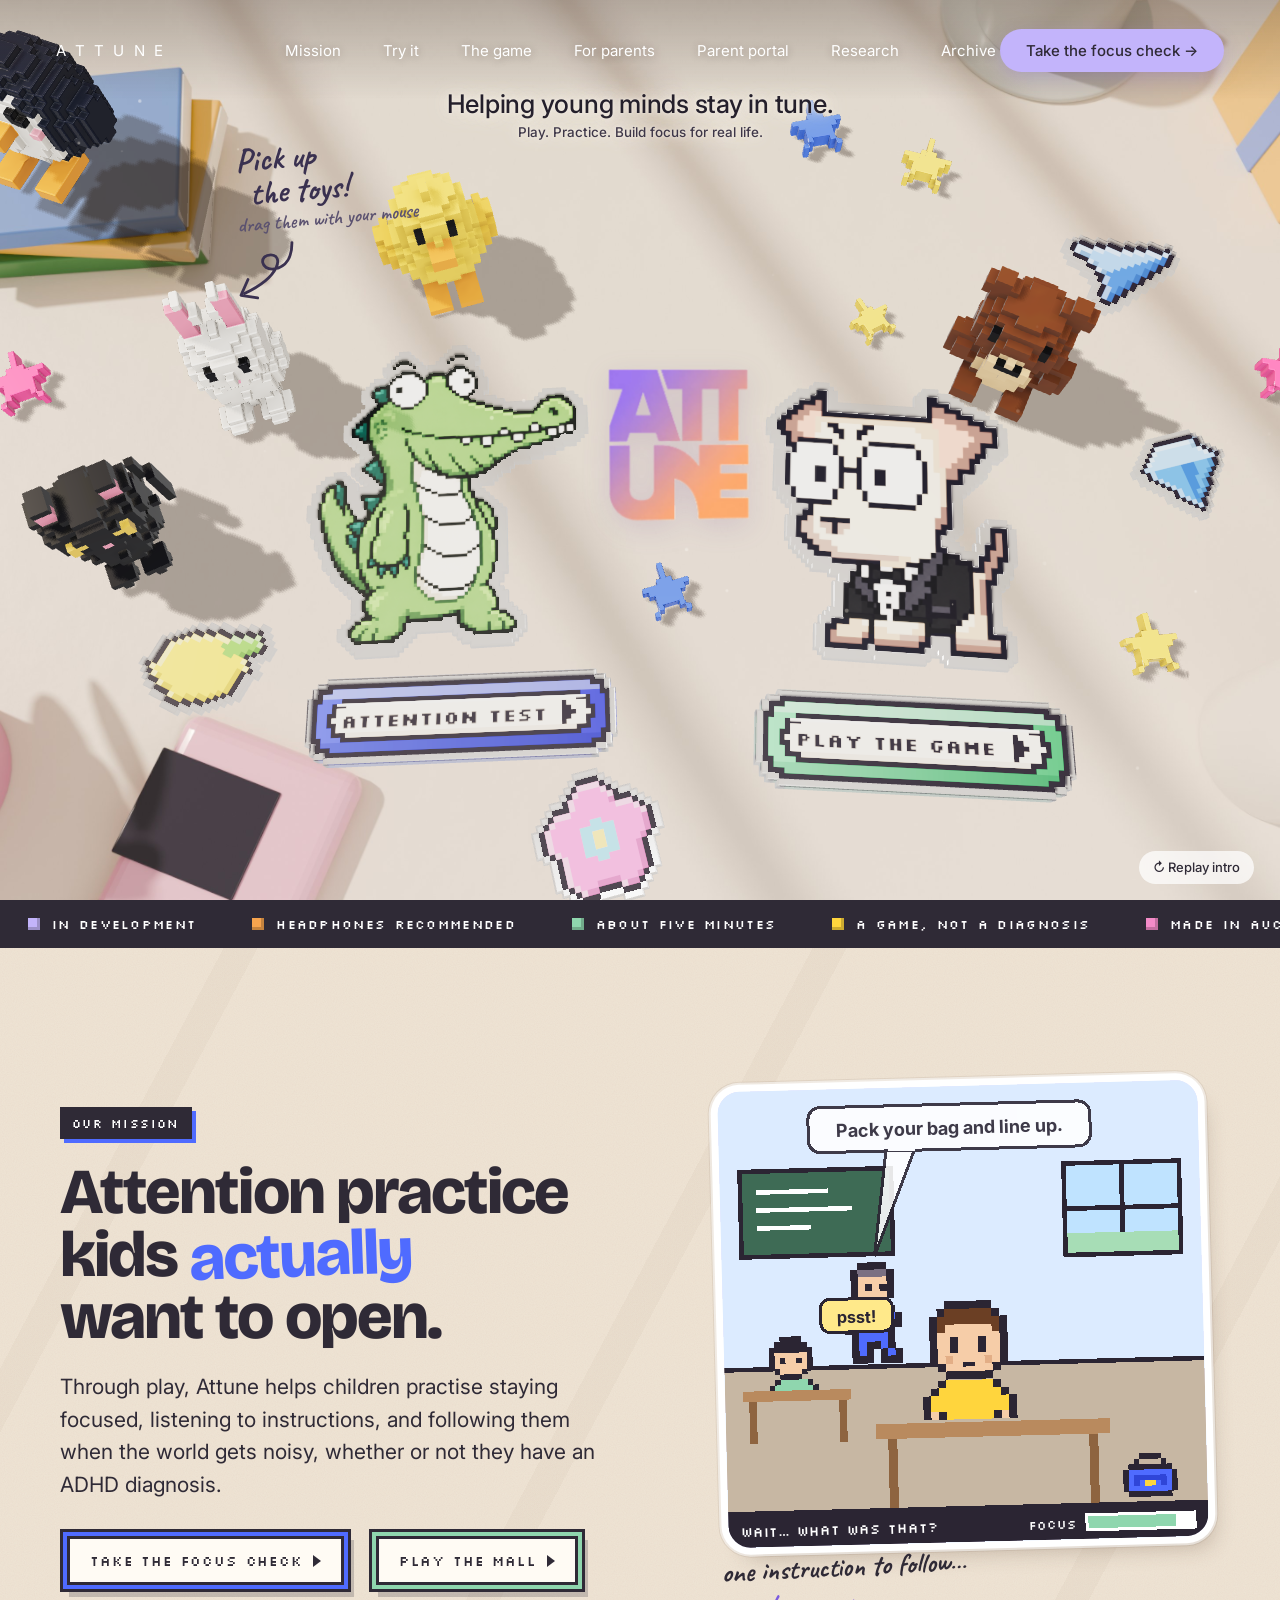
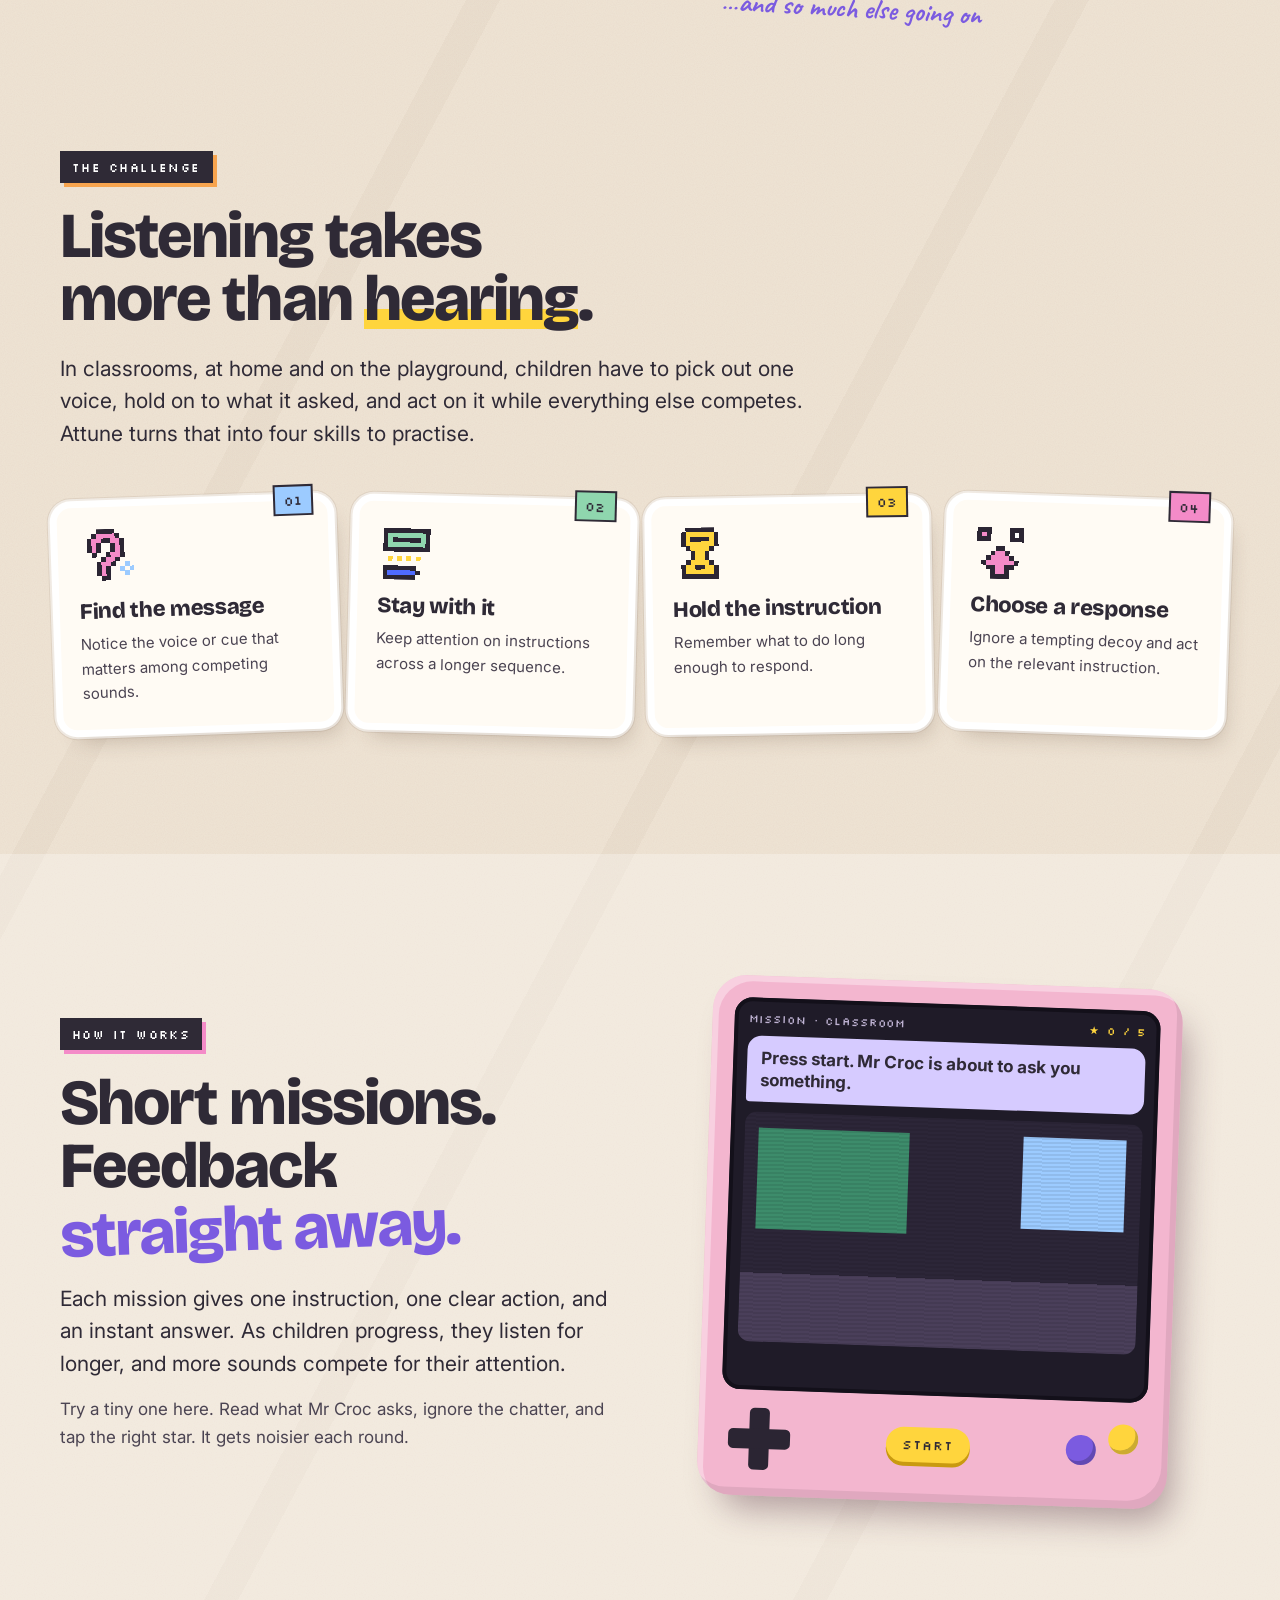
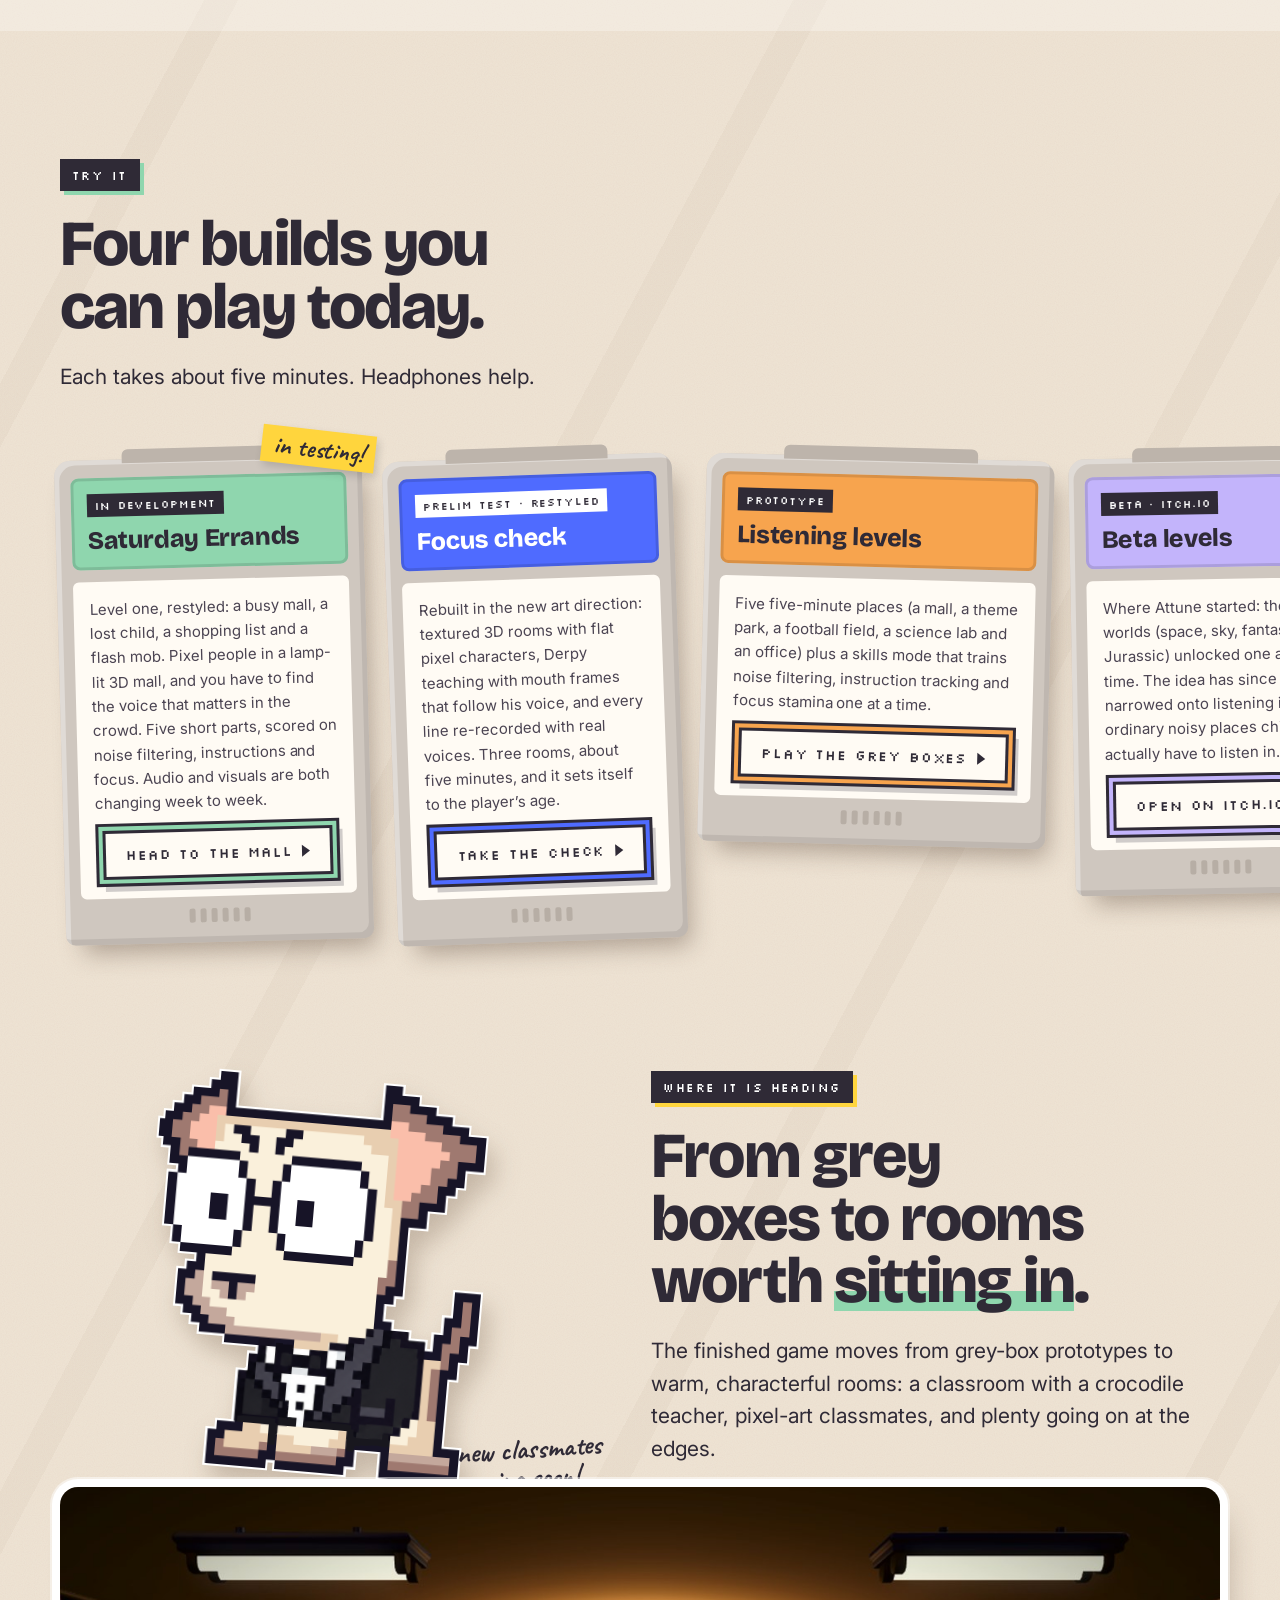
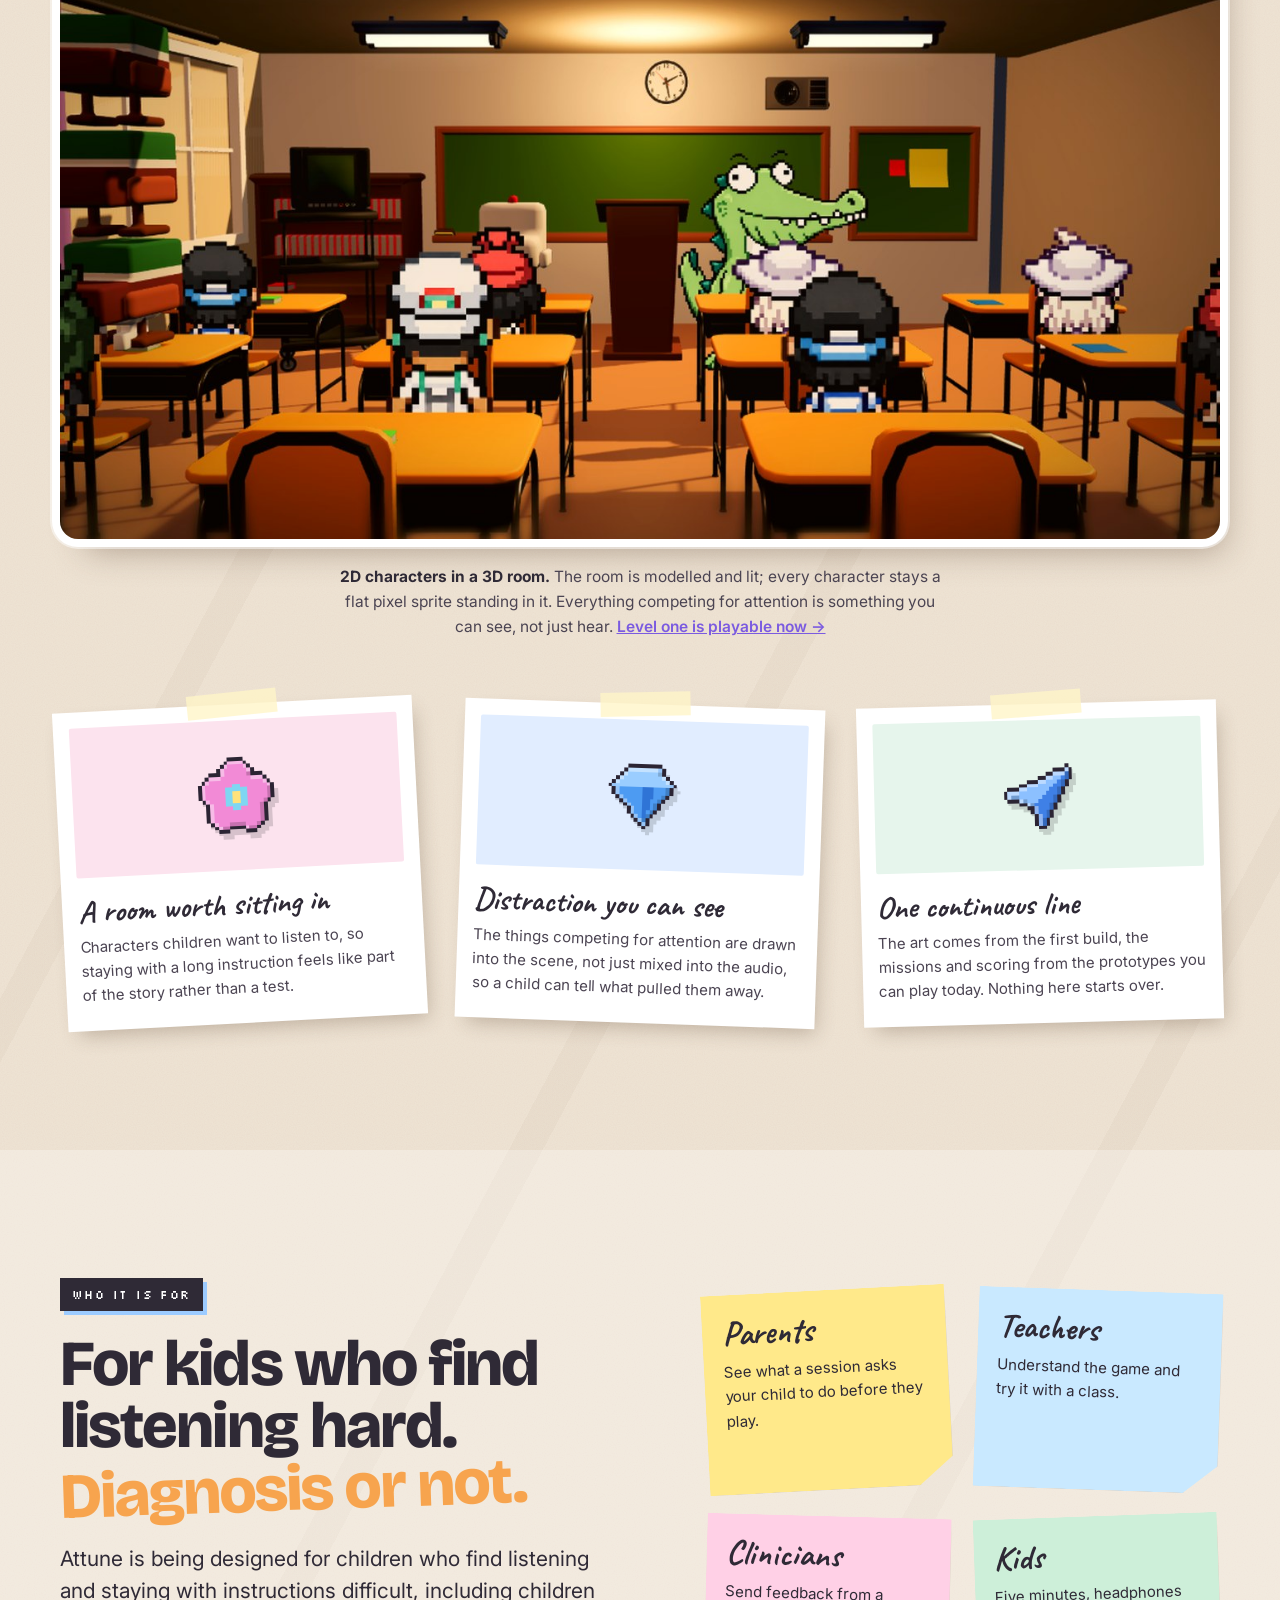
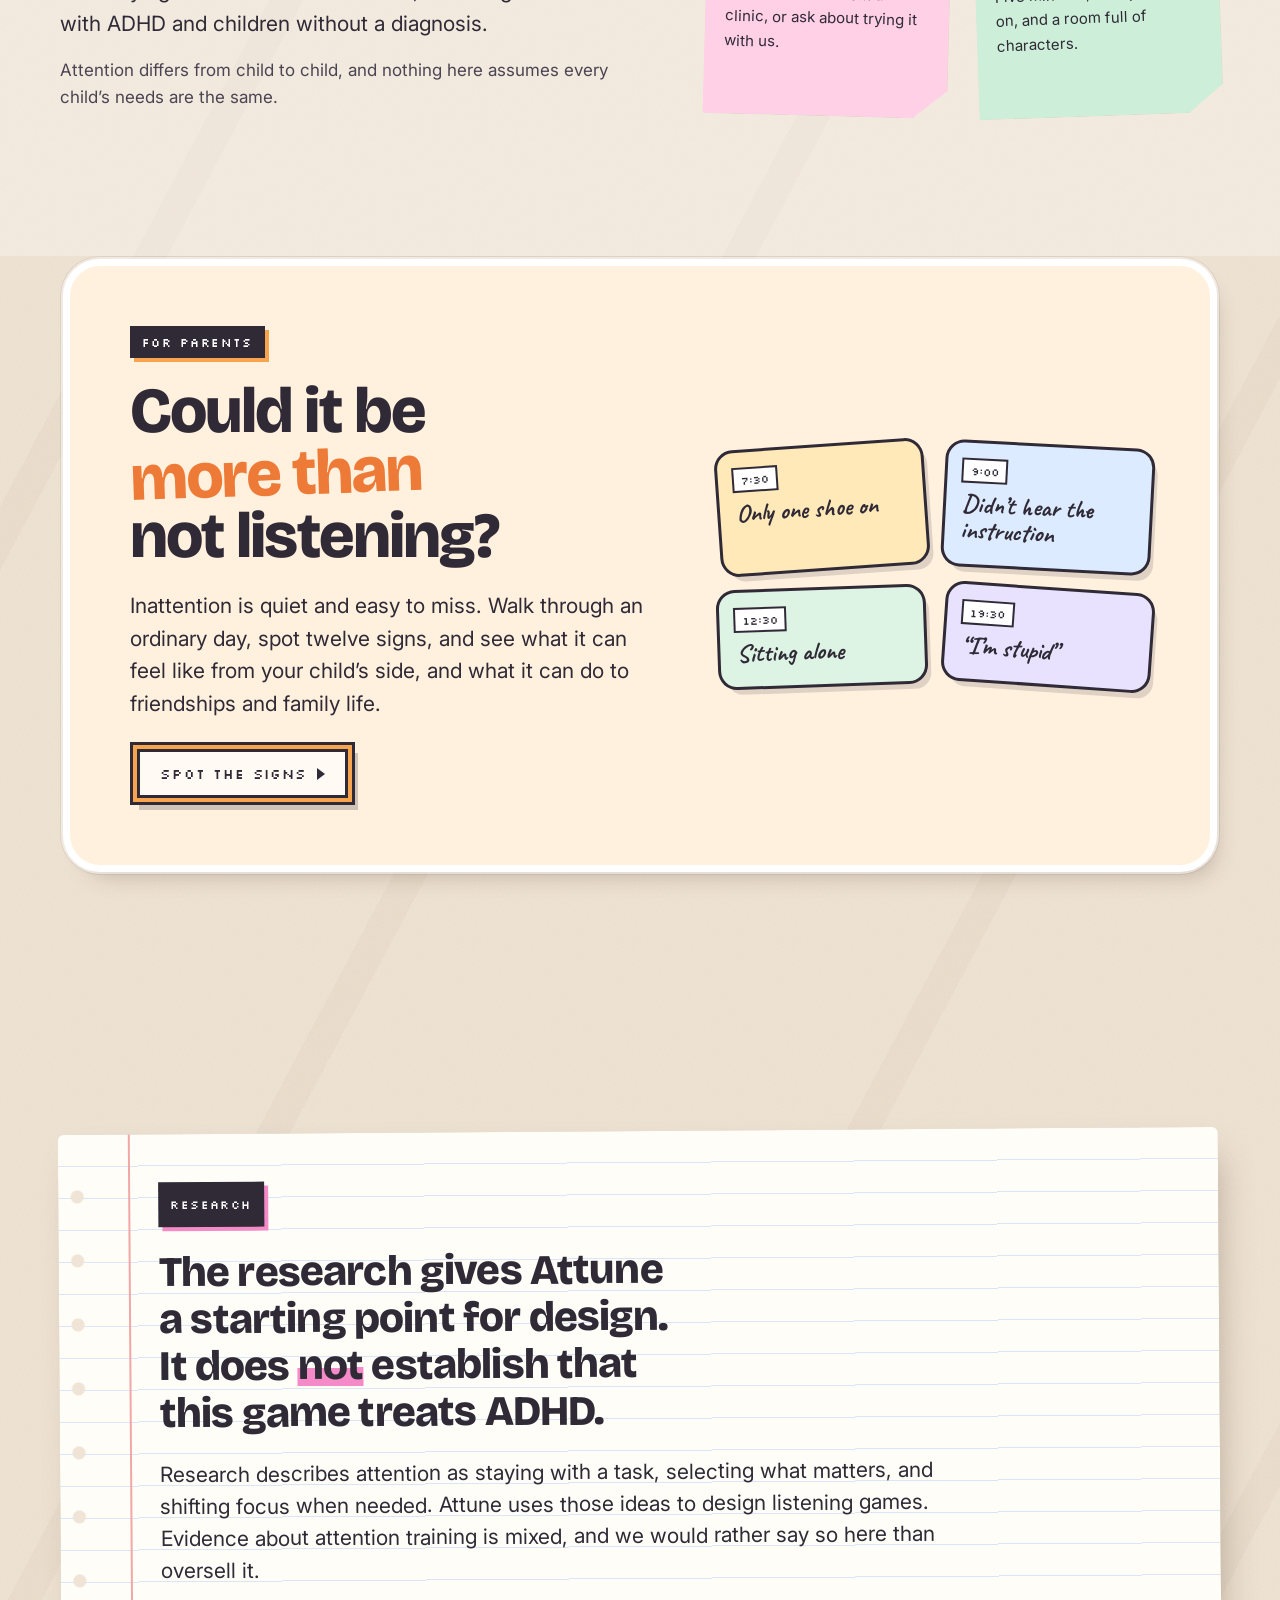
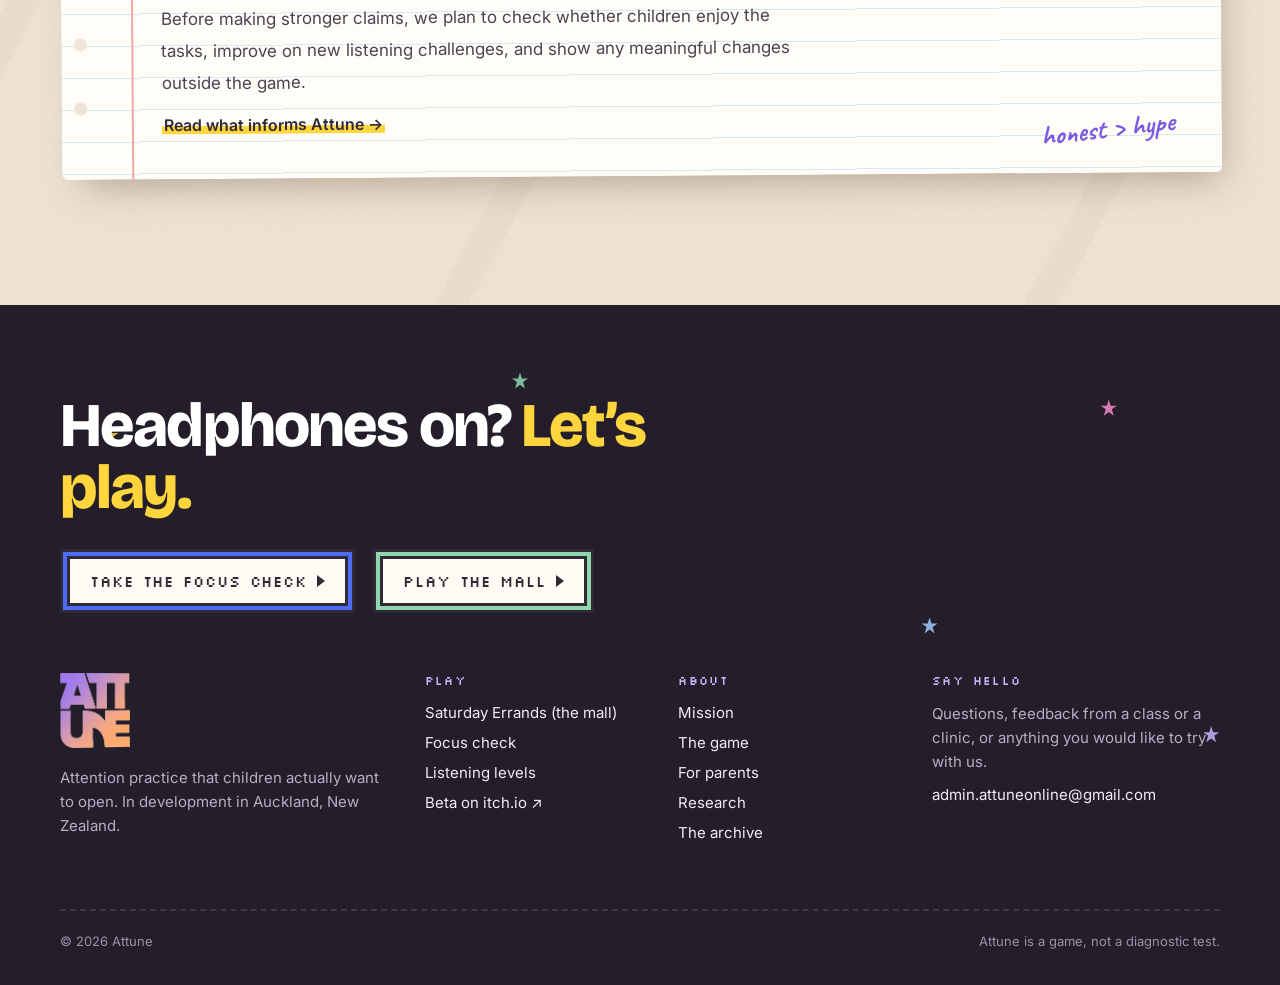
<file: index.html>
<!doctype html>
<html lang="en" data-root=".">
<head>
<meta charset="utf-8">
<meta name="viewport" content="width=device-width, initial-scale=1, viewport-fit=cover">
<meta name="description" content="Attune is a game where children practise listening, holding on to instructions, and responding to what matters while distractions compete for their attention.">
<link rel="icon" href="assets/logo_symbol.png">
<title>Attune</title>
<link rel="preconnect" href="https://fonts.googleapis.com">
<link rel="preconnect" href="https://fonts.gstatic.com" crossorigin>
<link rel="stylesheet" href="https://fonts.googleapis.com/css2?family=Bricolage+Grotesque:opsz,wght@12..96,500;12..96,700;12..96,800&family=Caveat:wght@600;700&family=Inter:wght@400;500&family=Silkscreen&display=swap">
<link rel="stylesheet" href="site.css">
<style>
  :root{
    --ink:#2F2A36;
    --ink-soft:#4B4452;
    --lilac:#C3B4FB;
    --lilac-hi:#D6CBFF;
    --ground:#E9DCCB;
    color-scheme: light;
  }
  html{scroll-behavior:smooth;}
  body{margin:0;background:var(--ground);color:var(--ink);overflow-x:hidden;
       font-family:Inter,ui-sans-serif,system-ui,-apple-system,"Segoe UI",Roboto,sans-serif;-webkit-font-smoothing:antialiased;}
  #ext{position:absolute;inset:-40px;background:url(assets/final_small.jpg) center/cover no-repeat;filter:blur(28px) saturate(1.05);}

  /* the desk lives in the render's own 1536 x 1024 space */
  #stage{position:absolute;left:0;top:0;width:1536px;height:1024px;transform-origin:0 0;touch-action:pan-y;user-select:none;-webkit-user-select:none;}
  #plate,#intro{position:absolute;inset:0;width:1536px;height:1024px;display:block;}
  #intro{z-index:3;transition:opacity .6s ease;pointer-events:none;}
  #intro.done{opacity:0;}
  /* live 3D toys sit on top of the rendered desk */
  #toys{position:absolute;inset:0;width:1536px;height:1024px;display:block;z-index:1;touch-action:pan-y;}
  #root{position:relative;height:100vh;height:100svh;min-height:560px;overflow:hidden;}
  #toys{opacity:0;transition:opacity .5s ease;transform-origin:36% 50%;}
  .ready #toys{opacity:1;}
  #loadnote{position:absolute;left:50%;top:50%;translate:-50% -50%;z-index:7;font-size:13px;color:var(--ink-soft);background:rgba(255,255,255,.7);
            padding:8px 12px;border-radius:999px;opacity:0;transition:opacity .4s;pointer-events:none;}
  .waiting #loadnote{opacity:1;}
  #dust{position:absolute;inset:0;width:1536px;height:1024px;pointer-events:none;mix-blend-mode:screen;opacity:0;transition:opacity 1.2s ease;z-index:4;}
  .live #dust{opacity:1;}
  #logo{position:absolute;left:732px;top:420px;width:160px;pointer-events:none;opacity:0;z-index:4;will-change:opacity,transform;
        filter:drop-shadow(0 8px 16px rgba(110,70,140,.16));}
  #logo.shown{opacity:1;transition:opacity 1.6s ease;}
  .busy #logo.shown{opacity:0;transition:opacity 1.1s ease;}
  #logo.in{animation:logoIn 1.1s cubic-bezier(.22,1,.36,1) both;}
  @keyframes logoIn{from{opacity:0;transform:translateY(10px) scale(.96);}to{opacity:1;transform:none;}}
  #tagline{position:absolute;left:662px;top:548px;width:300px;text-align:center;pointer-events:none;opacity:0;transform:translateY(8px);z-index:4;
           transition:opacity .9s cubic-bezier(.22,1,.36,1) .25s, transform .9s cubic-bezier(.22,1,.36,1) .25s;
           text-shadow:0 0 3px rgba(246,240,231,.95),0 0 10px rgba(246,240,231,.9),0 0 22px rgba(246,240,231,.8);}
  .live #tagline{opacity:1;transform:none;}
  #taglineM{display:none;position:fixed;left:16px;right:16px;top:calc(118px + env(safe-area-inset-top,0px));text-align:center;z-index:6;pointer-events:none;
             opacity:0;transform:translateY(8px);transition:opacity .9s cubic-bezier(.22,1,.36,1) .25s, transform .9s cubic-bezier(.22,1,.36,1) .25s;}
  #taglineM b{display:block;font-weight:500;font-size:20px;line-height:25px;color:#241F2B;text-wrap:balance;}
  #taglineM span{display:block;margin-top:4px;font-size:14px;color:#3E3748;font-weight:500;}
  .tall #tagline{display:none;}
  .tall #taglineM{display:block;}
  .tall.live-body #taglineM{opacity:1;transform:none;}
  #tagline h1{margin:0;font-weight:500;font-size:20px;line-height:24px;color:#241F2B;letter-spacing:-.01em;}
  #tagline p{margin:5px 0 0;font-size:12.5px;line-height:16px;font-weight:500;color:#3E3748;white-space:nowrap;}
  .kbd-link{position:absolute;display:block;border-radius:14px;pointer-events:none;outline:none;z-index:5;color:transparent;font-size:0;overflow:hidden;}
  .kbd-link:focus-visible{box-shadow:0 0 0 3px #fff,0 0 0 6px var(--lilac);}

  header{position:fixed;left:0;right:0;top:0;height:100px;transition:opacity .9s ease, transform .9s cubic-bezier(.2,.8,.2,1), background .3s, height .3s;padding-top:env(safe-area-inset-top,0px);display:flex;align-items:center;
         padding-inline:max(16px,4.4vw);box-sizing:border-box;z-index:5;opacity:0;transform:translateY(-14px);
         background:linear-gradient(rgba(60,42,30,.28),rgba(60,42,30,0));
         transition:opacity .9s ease, transform .9s cubic-bezier(.2,.8,.2,1);}
  .header-in header{opacity:1;transform:none;}
  header.solid{background:rgba(247,241,232,.94);backdrop-filter:blur(10px);box-shadow:0 1px 0 #E2D6C6;height:72px;opacity:1;transform:none;}
  header.solid .wordmark, header.solid nav a{color:var(--ink);text-shadow:none;}
  header.solid nav a[aria-current]{color:#7B5BE0;} header.solid nav a[aria-current]::after{background:#7B5BE0;}
  .wordmark{font-size:15px;letter-spacing:.62em;color:#fff;text-decoration:none;white-space:nowrap;}
  nav{position:absolute;left:50%;transform:translateX(-50%);display:flex;gap:42px;}
  nav a{color:#fff;text-decoration:none;font-size:15px;position:relative;padding:6px 0;white-space:nowrap;text-shadow:0 1px 8px rgba(40,25,15,.3);}
  nav a[aria-current]{color:var(--lilac-hi);}
  nav a[aria-current]::after{content:"";position:absolute;left:50%;bottom:-6px;width:20px;height:2px;margin-left:-10px;background:var(--lilac-hi);border-radius:2px;}
  nav a:hover{color:var(--lilac-hi);}
  .cta{margin-left:auto;background:var(--lilac);color:var(--ink);text-decoration:none;font-size:15px;font-weight:500;
       padding:12px 26px;border-radius:999px;box-shadow:0 6px 18px rgba(120,90,200,.25);transition:background .2s, transform .2s;white-space:nowrap;}
  .cta:hover{background:var(--lilac-hi);transform:translateY(-1px);}
  a:focus-visible,button:focus-visible{outline:2px solid #fff;outline-offset:4px;border-radius:6px;}

  #replay{position:absolute;right:max(16px,2vw);bottom:calc(16px + env(safe-area-inset-bottom,0px));z-index:6;
          font:500 13px/1 Inter,ui-sans-serif,system-ui,sans-serif;color:var(--ink);background:rgba(255,255,255,.72);
          border:0;border-radius:999px;padding:10px 14px;cursor:pointer;backdrop-filter:blur(6px);opacity:0;pointer-events:none;transition:opacity .6s;}
  .live #replay{opacity:1;pointer-events:auto;}
  /* hand-lettered prompt pointing at the flower charm */
  #pickup{position:absolute;left:0;top:0;width:1536px;height:1024px;pointer-events:none;z-index:2;overflow:visible;opacity:0;}
  #pickup .ink{fill:none;stroke:#3A3150;stroke-width:3.2;stroke-linecap:round;stroke-linejoin:round;}
  #pickup text{font-family:Caveat,"Segoe Print","Bradley Hand",cursive;fill:#3A3150;}
  #pickup .t1{font-size:38px;font-weight:700;}
  #pickup .t2{font-size:23px;font-weight:600;fill:#5B5270;}
  #pickup .words{clip-path:inset(0 100% 0 0);}
  .live #pickup{opacity:1;}
  .live #pickup .words{animation:write .5s steps(18,end) .2s forwards;}
  .live #pickup .ink{animation:draw .45s cubic-bezier(.5,0,.3,1) .6s forwards;}
  .live #pickup .head{animation:draw .15s ease-out 1s forwards;}
  .live #pickup .note{animation:nudge 2.8s ease-in-out 1.8s infinite;transform-box:fill-box;transform-origin:center;}
  @keyframes write{to{clip-path:inset(0 0 0 0)}}
  @keyframes draw{to{stroke-dashoffset:0}}
  @keyframes nudge{0%,100%{transform:none}50%{transform:translate(-4px,2px)}}
  .touched #pickup{opacity:0;transition:opacity .5s ease;}
  @media (prefers-reduced-motion: reduce){ #pickup .words{clip-path:none;} #pickup .ink{stroke-dashoffset:0!important;} }
  /* on tall screens the prompt sits in the open space under the desk */
  #pickupM{display:none;position:absolute;left:0;right:0;bottom:calc(13vh + env(safe-area-inset-bottom,0px));text-align:center;z-index:6;pointer-events:none;
           font-family:Caveat,"Segoe Print","Bradley Hand",cursive;color:#3A3150;opacity:0;transition:opacity .6s ease;}
  #pickupM b{display:block;font-size:34px;font-weight:700;line-height:1;transform:rotate(-3deg);}
  #pickupM span{display:block;font-size:21px;font-weight:600;color:#5B5270;margin-top:6px;}
  #pickupM svg{display:block;margin:0 auto 4px;width:90px;height:52px;overflow:visible;}
  #pickupM path{fill:none;stroke:#3A3150;stroke-width:2.6;stroke-linecap:round;stroke-linejoin:round;}
  .tall #pickup{display:none;}
  .tall #pickupM{display:block;}
  .tall.live-body #pickupM{opacity:1;transition-delay:.2s;}
  .touched-body #pickupM{opacity:0!important;transition-delay:0s!important;}
  /* tagline sits centred just under the menu */
  #topline{position:absolute;left:16px;right:16px;top:calc(88px + env(safe-area-inset-top,0px));z-index:5;text-align:center;pointer-events:none;
           opacity:0;transform:translateY(-6px);transition:opacity .9s cubic-bezier(.22,1,.36,1) .3s, transform .9s cubic-bezier(.22,1,.36,1) .3s;
           text-shadow:0 0 3px rgba(246,240,231,.95),0 0 12px rgba(246,240,231,.9),0 0 26px rgba(246,240,231,.8);}
  #topline b{display:block;font-weight:500;font-size:clamp(18px,2vw,26px);line-height:1.25;color:#241F2B;letter-spacing:-.01em;text-wrap:balance;}
  #topline span{display:block;margin-top:4px;font-size:clamp(12.5px,1.05vw,15px);font-weight:500;color:#3E3748;}
  .header-in #topline{opacity:1;transform:none;}
  @media (max-width: 760px){ #topline{top:calc(96px + env(safe-area-inset-top,0px));} }
  #toast{position:fixed;left:50%;bottom:calc(64px + env(safe-area-inset-bottom,0px));translate:-50% 10px;max-width:calc(100% - 32px);box-sizing:border-box;
         background:rgba(47,42,54,.92);color:#fff;font-size:14px;line-height:1.4;padding:11px 16px;border-radius:12px;
         opacity:0;pointer-events:none;transition:opacity .25s, translate .25s;z-index:9;text-align:center;}
  #toast.show{opacity:1;translate:-50% 0;}

  .tall #stage{-webkit-mask-image:linear-gradient(transparent 0,#000 8%,#000 92%,transparent 100%);mask-image:linear-gradient(transparent 0,#000 8%,#000 92%,transparent 100%);}
  @media (max-width: 1180px){ nav{gap:26px;} nav a{font-size:14px;} }
  @media (max-width: 960px){
    header{height:84px;}
    .wordmark{letter-spacing:.45em;font-size:13px;}
    nav{gap:18px;} nav a{font-size:13px;}
    .cta{padding:10px 16px;font-size:13px;}
  }
  /* small screens: the links move to a second row, still across the top */
  @media (max-width: 760px){
    header{height:auto;flex-wrap:wrap;row-gap:6px;padding-block:14px 8px;}
    nav{position:static;transform:none;order:3;flex:1 0 100%;justify-content:center;gap:22px;
        overflow-x:auto;scrollbar-width:none;padding-bottom:4px;}
    nav::-webkit-scrollbar{display:none;}
    nav a{font-size:13px;flex:0 0 auto;}
  }
  @media (max-width: 480px){ nav{justify-content:safe center;gap:14px;} nav a{font-size:12.5px;} }
  @media (max-width: 420px){ .cta{padding:9px 14px;font-size:13px;} .wordmark{letter-spacing:.35em;} }
  @media (prefers-reduced-motion: reduce){ #logo.in{animation:none;opacity:1;} }
</style>

</head>
<body>
<div id="root">
  <div id="ext" aria-hidden="true"></div>
  <div id="stage">
    <img id="plate" src="assets/plate.jpg" alt="A sunny desk with books, a mug, a gift box, a pencil cup and a handheld console" draggable="false">
    <canvas id="toys" aria-label="Toys you can pick up: voxel animals, stars, charms, the crocodile, the dog and two brooch buttons"></canvas>
    <canvas id="dust" width="1536" height="1024" aria-hidden="true"></canvas>
    <svg id="pickup" viewBox="0 0 1536 1024" aria-hidden="true">
      <g class="note">
        <g class="words" transform="rotate(-5 380 210)">
          <text class="t1" x="310" y="190">Pick up</text>
          <text class="t1" x="324" y="228">the toys!</text>
          <text class="t2" x="306" y="258" id="pickupHow">drag them with your mouse</text>
        </g>
        <path class="ink" d="M 372 276 C 372 292, 366 304, 352 306 C 336 308, 334 290, 348 290 C 362 290, 360 314, 318 334"/>
        <path class="ink head" d="M 322 318 L 314 336 L 333 339"/>
      </g>
    </svg>
    <img id="logo" src="assets/logo_symbol.png" alt="Attune" draggable="false">
    <a class="kbd-link" id="kA" href="#attention-test">Attention Test</a>
    <a class="kbd-link" id="kB" href="mall/">Play the Game</a>
  </div>

  <header>
    <a class="wordmark" href="#root">ATTUNE</a>
    <nav id="mainNav" aria-label="Main">
      <a href="#mission">Mission</a>
      <a href="#try">Try it</a>
      <a href="#game">The game</a>
      <a href="parents/">For parents</a>
      <a href="portal/index.html">Parent portal</a>
      <a href="research/">Research</a>
      <a href="archive/">Archive</a>
    </nav>
    <a class="cta" data-site="/focus-check/" href="focus-check/">Take the focus check&nbsp;→</a>
  </header>
  <div id="topline"><b>Helping young minds stay in tune.</b><span>Play. Practice. Build focus for real life.</span></div>
  <button id="replay" type="button">↻ Replay intro</button>
  <div id="pickupM" aria-hidden="true">
  <svg viewBox="0 0 90 52"><path d="M 60 50 C 58 36, 52 26, 40 24 C 28 22, 26 34, 36 34 C 46 34, 44 14, 30 4"/><path d="M 22 10 L 30 3 L 36 12"/></svg>
  <b>Pick up the toys!</b><span>drag them around with your finger</span>
</div>
  <div id="loadnote">Unpacking the toys…</div>
</div>
<main class="page" id="content">
  <div class="ticker" aria-label="About this build"><div class="track">
    <span style="--c:var(--lilac)">In development</span><span style="--c:var(--orange)">Headphones recommended</span><span style="--c:var(--mint)">About five minutes</span><span style="--c:var(--yellow)">A game, not a diagnosis</span><span style="--c:var(--pink)">Made in Auckland</span>
    <span style="--c:var(--lilac)" aria-hidden="true">In development</span><span style="--c:var(--orange)" aria-hidden="true">Headphones recommended</span><span style="--c:var(--mint)" aria-hidden="true">About five minutes</span><span style="--c:var(--yellow)" aria-hidden="true">A game, not a diagnosis</span><span style="--c:var(--pink)" aria-hidden="true">Made in Auckland</span>
  </div></div>

  <!-- MISSION -->
  <section class="sec" id="mission" aria-labelledby="mission-h">
    <div class="wrap split">
      <div class="land">
        <p class="eyebrow" style="--c:var(--blue)">Our mission</p>
        <h2 class="h" id="mission-h">Attention practice kids <span class="pop" style="--c:var(--blue)">actually</span> want to open.</h2>
        <p class="lede">Through play, Attune helps children practise staying focused, listening to instructions, and following them when the world gets noisy, whether or not they have an ADHD diagnosis.</p>
        <div class="row" style="margin-top:28px">
          <a class="btn" data-site="/focus-check/" href="focus-check/">Take the focus check</a>
          <a class="btn mint" data-site="/mall/" href="mall/">Play the mall</a>
        </div>
      </div>
      <figure class="noisy land" aria-label="Animation: a child at a school desk keeps getting pulled away from the teacher’s instruction by a bird, a whisper, a buzzing phone, a fly and a ball outside">
        <svg id="noisy" viewBox="0 0 160 140" aria-hidden="true"></svg>
        <figcaption class="noisy-cap"><span class="hand">one instruction to follow…</span><span class="hand" style="color:var(--violet)">…and so much else going on</span></figcaption>
      </figure>
    </div>
  </section>

  <!-- THE CHALLENGE -->
  <section class="sec" id="challenge" aria-labelledby="challenge-h" style="padding-top:0">
    <div class="wrap">
      <div class="land">
        <p class="eyebrow" style="--c:var(--orange)">The challenge</p>
        <h2 class="h" id="challenge-h">Listening takes more than <span class="under" style="--c:var(--yellow)">hearing</span>.</h2>
        <p class="lede">In classrooms, at home and on the playground, children have to pick out one voice, hold on to what it asked, and act on it while everything else competes. Attune turns that into four skills to practise.</p>
      </div>
      <ol class="skills">
        <li class="skill land" style="--r:-2deg;--c:var(--sky)"><span class="num">01</span><span class="ico" data-icon="ear"></span><h3>Find the message</h3><p>Notice the voice or cue that matters among competing sounds.</p></li>
        <li class="skill land" style="--r:1.5deg;--c:var(--mint)"><span class="num">02</span><span class="ico" data-icon="line"></span><h3>Stay with it</h3><p>Keep attention on instructions across a longer sequence.</p></li>
        <li class="skill land" style="--r:-1deg;--c:var(--yellow)"><span class="num">03</span><span class="ico" data-icon="hold"></span><h3>Hold the instruction</h3><p>Remember what to do long enough to respond.</p></li>
        <li class="skill land" style="--r:2deg;--c:var(--pink)"><span class="num">04</span><span class="ico" data-icon="pick"></span><h3>Choose a response</h3><p>Ignore a tempting decoy and act on the relevant instruction.</p></li>
      </ol>
    </div>
  </section>

  <!-- HOW IT WORKS: a tiny playable mission -->
  <section class="sec" id="game" aria-labelledby="game-h" style="background:rgba(255,255,255,.28)">
    <div class="wrap split">
      <div class="land">
        <p class="eyebrow" style="--c:var(--pink)">How it works</p>
        <h2 class="h" id="game-h">Short missions. Feedback <span class="pop" style="--c:var(--violet)">straight away.</span></h2>
        <p class="lede">Each mission gives one instruction, one clear action, and an instant answer. As children progress, they listen for longer, and more sounds compete for their attention.</p>
        <p>Try a tiny one here. Read what Mr Croc asks, ignore the chatter, and tap the right star. It gets noisier each round.</p>
      </div>
      <div class="land">
        <div class="console" id="mini" aria-label="A tiny example mission you can play">
          <div class="screen">
            <div class="hud"><span>Mission · Classroom</span><b id="miniScore">★ 0 / 5</b></div>
            <div class="say" id="miniSay" aria-live="polite">Press start. Mr Croc is about to ask you something.</div>
            <div class="field" id="miniField"></div>
            <div class="fb" id="miniFb" aria-live="polite"></div>
          </div>
          <div class="pads"><span class="dpad" aria-hidden="true"></span><button class="start" id="miniStart" type="button">Start</button><span class="abtn" aria-hidden="true"><i></i><i></i></span></div>
        </div>
      </div>
    </div>
  </section>

  <!-- TRY IT -->
  <section class="sec" id="try" aria-labelledby="try-h">
    <div class="wrap">
      <div class="land">
        <p class="eyebrow" style="--c:var(--mint)">Try it</p>
        <h2 class="h" id="try-h">Four builds you can play today.</h2>
        <p class="lede">Each takes about five minutes. Headphones help.</p>
      </div>
      <div class="carts">
        <article class="cart land" style="--r:-1.5deg;--c:var(--mint)">
          <span class="sticky">in testing!</span>
          <div class="label"><span class="tag">In development</span><h3>Saturday Errands</h3></div>
          <div class="body">
            <p>Level one, restyled: a busy mall, a lost child, a shopping list and a flash mob. Pixel people in a lamp-lit 3D mall, and you have to find the voice that matters in the crowd. Five short parts, scored on noise filtering, instructions and focus. Audio and visuals are both changing week to week.</p>
            <a class="btn mint" data-site="/mall/" href="mall/">Head to the mall</a>
          </div>
          <div class="grooves" aria-hidden="true"><i></i><i></i><i></i><i></i><i></i><i></i></div>
        </article>
        <article class="cart land" style="--r:-2deg;--c:var(--blue)">
                    <div class="label" style="color:#fff"><span class="tag" style="background:#fff;color:var(--ink)">Prelim test · restyled</span><h3>Focus check</h3></div>
          <div class="body">
            <p>Rebuilt in the new art direction: textured 3D rooms with flat pixel characters, Derpy teaching with mouth frames that follow his voice, and every line re-recorded with real voices. Three rooms, about five minutes, and it sets itself to the player’s age.</p>
            <a class="btn" data-site="/focus-check/" href="focus-check/">Take the check</a>
          </div>
          <div class="grooves" aria-hidden="true"><i></i><i></i><i></i><i></i><i></i><i></i></div>
        </article>
        <article class="cart land" style="--r:1.5deg;--c:var(--orange)">
          <div class="label"><span class="tag">Prototype</span><h3>Listening levels</h3></div>
          <div class="body">
            <p>Five five-minute places (a mall, a theme park, a football field, a science lab and an office) plus a skills mode that trains noise filtering, instruction tracking and focus stamina one at a time.</p>
            <a class="btn orange" data-site="/play/" href="play/">Play the grey boxes</a>
          </div>
          <div class="grooves" aria-hidden="true"><i></i><i></i><i></i><i></i><i></i><i></i></div>
        </article>
        <article class="cart land" style="--r:-1deg;--c:var(--lilac)">
          <div class="label"><span class="tag">Beta · itch.io</span><h3>Beta levels</h3></div>
          <div class="body">
            <p>Where Attune started: themed worlds (space, sky, fantasy, Jurassic) unlocked one at a time. The idea has since narrowed onto listening in the ordinary noisy places children actually have to listen in.</p>
            <a class="btn lilac" href="https://bibyeo.itch.io/attuneonline" target="_blank" rel="noopener">Open on itch.io</a>
          </div>
          <div class="grooves" aria-hidden="true"><i></i><i></i><i></i><i></i><i></i><i></i></div>
        </article>
      </div>
    </div>
  </section>

  <!-- WHERE IT IS HEADING -->
  <section class="sec" id="heading" aria-labelledby="heading-h" style="padding-top:0">
    <div class="wrap split flip">
      <div class="charm land" style="--r:5deg;width:min(340px,76%)">
        <img class="sticker" src="assets/dog.png" alt="A pixel-art classmate in a tuxedo, as a sticker">
        <div class="note" style="right:-34%;bottom:-4%;transform:rotate(-4deg)"><span class="hand">new classmates<br>coming soon!</span></div>
      </div>
      <div class="land">
        <p class="eyebrow" style="--c:var(--yellow)">Where it is heading</p>
        <h2 class="h" id="heading-h">From grey boxes to rooms worth <span class="under" style="--c:var(--mint)">sitting in</span>.</h2>
        <p class="lede">The finished game moves from grey-box prototypes to warm, characterful rooms: a classroom with a crocodile teacher, pixel-art classmates, and plenty going on at the edges.</p>
      </div>
    </div>
    <div class="wrap">
      <figure class="target land">
        <img src="assets/style-reference.jpg" alt="An Attune classroom: pixel-art students at orange desks in a warmly lit 3D room, with a crocodile teacher at the lectern." loading="lazy" width="1400" height="787">
        <figcaption><b>2D characters in a 3D room.</b> The room is modelled and lit; every character stays a flat pixel sprite standing in it. Everything competing for attention is something you can see, not just hear. <a href="mall/" style="color:var(--violet);font-weight:600">Level one is playable now &rarr;</a></figcaption>
      </figure>
    </div>
    <div class="wrap">
      <div class="polaroids">
        <div class="pol land" style="--r:-3deg;--c:#FCE3EE"><div class="shot"><img src="assets/charm_flower.png" alt=""></div><h3>A room worth sitting in</h3><p>Characters children want to listen to, so staying with a long instruction feels like part of the story rather than a test.</p></div>
        <div class="pol land" style="--r:2deg;--c:#E1EDFF"><div class="shot"><img src="assets/charm_gem.png" alt=""></div><h3>Distraction you can see</h3><p>The things competing for attention are drawn into the scene, not just mixed into the audio, so a child can tell what pulled them away.</p></div>
        <div class="pol land" style="--r:-1.5deg;--c:#E6F5EC"><div class="shot"><img src="assets/charm_plane.png" alt=""></div><h3>One continuous line</h3><p>The art comes from the first build, the missions and scoring from the prototypes you can play today. Nothing here starts over.</p></div>
      </div>
    </div>
  </section>

  <!-- WHO IT IS FOR -->
  <section class="sec" id="who" aria-labelledby="who-h" style="background:rgba(255,255,255,.28)">
    <div class="wrap split">
      <div class="land">
        <p class="eyebrow" style="--c:var(--sky)">Who it is for</p>
        <h2 class="h" id="who-h">For kids who find listening hard. <span class="pop" style="--c:var(--orange)">Diagnosis or not.</span></h2>
        <p class="lede">Attune is being designed for children who find listening and staying with instructions difficult, including children with ADHD and children without a diagnosis.</p>
        <p>Attention differs from child to child, and nothing here assumes every child’s needs are the same.</p>
      </div>
      <div class="notes">
        <div class="stickynote land" style="--r:-3deg;--c:#FFE98A"><b>Parents</b><p>See what a session asks your child to do before they play.</p></div>
        <div class="stickynote land" style="--r:2deg;--c:#C9E9FF"><b>Teachers</b><p>Understand the game and try it with a class.</p></div>
        <div class="stickynote land" style="--r:1.5deg;--c:#FFD0E6"><b>Clinicians</b><p>Send feedback from a clinic, or ask about trying it with us.</p></div>
        <div class="stickynote land" style="--r:-2deg;--c:#CDEFD9"><b>Kids</b><p>Five minutes, headphones on, and a room full of characters.</p></div>
      </div>
    </div>
  </section>

  <!-- FOR PARENTS -->
  <section class="sec" id="parents" aria-labelledby="parents-h" style="padding-top:0">
    <div class="wrap">
      <div class="parents-teaser land">
        <div>
          <p class="eyebrow" style="--c:var(--orange)">For parents</p>
          <h2 class="h" id="parents-h">Could it be <span class="pop" style="--c:var(--orange-2)">more than</span> not listening?</h2>
          <p class="lede">Inattention is quiet and easy to miss. Walk through an ordinary day, spot twelve signs, and see what it can feel like from your child’s side, and what it can do to friendships and family life.</p>
          <div class="row" style="margin-top:22px"><a class="btn orange" href="parents/">Spot the signs</a></div>
        </div>
        <div class="peek" aria-hidden="true">
          <div class="peekcard" style="--r:-4deg;--c:#FFE9B8"><span>7:30</span><b>Only one shoe on</b></div>
          <div class="peekcard" style="--r:3deg;--c:#DCEBFF"><span>9:00</span><b>Didn’t hear the instruction</b></div>
          <div class="peekcard" style="--r:-2deg;--c:#DDF3E4"><span>12:30</span><b>Sitting alone</b></div>
          <div class="peekcard" style="--r:4deg;--c:#E8E2FF"><span>19:30</span><b>“I’m stupid”</b></div>
        </div>
      </div>
    </div>
  </section>

  <!-- RESEARCH -->
  <section class="sec" id="research" aria-labelledby="research-h">
    <div class="wrap">
      <div class="notebook land">
        <p class="eyebrow" style="--c:var(--pink)">Research</p>
        <h2 class="honest" id="research-h">The research gives Attune a starting point for design. It does <em>not</em> establish that this game treats ADHD.</h2>
        <p class="lede" style="line-height:32px">Research describes attention as staying with a task, selecting what matters, and shifting focus when needed. Attune uses those ideas to design listening games. Evidence about attention training is mixed, and we would rather say so here than oversell it.</p>
        <p>Before making stronger claims, we plan to check whether children enjoy the tasks, improve on new listening challenges, and show any meaningful changes outside the game.</p>
        <a class="link" href="research/">Read what informs Attune →</a>
        <span class="margin-note hand">honest &gt; hype</span>
      </div>
    </div>
  </section>
</main>

<footer class="foot" id="contact">
  <div class="stars" aria-hidden="true">
    <span style="--c:var(--yellow);left:8%;top:18%;--dl:0s"></span><span style="--c:var(--pink);left:86%;top:14%;--dl:.8s"></span>
    <span style="--c:var(--sky);left:72%;top:46%;--dl:1.6s"></span><span style="--c:var(--mint);left:40%;top:10%;--dl:2.2s"></span>
    <span style="--c:var(--lilac);left:94%;top:62%;--dl:1.1s"></span>
  </div>
  <div class="wrap">
    <p class="big">Headphones on? <span>Let’s play.</span></p>
    <div class="row">
      <a class="btn" data-site="/focus-check/" href="focus-check/">Take the focus check</a>
      <a class="btn mint" data-site="/mall/" href="mall/">Play the mall</a>
    </div>
    <div class="cols">
      <div><img class="logo" src="assets/logo_symbol.png" alt="Attune"><p>Attention practice that children actually want to open. In development in Auckland, New Zealand.</p></div>
      <div><h4>Play</h4><ul><li><a data-site="/mall/" href="mall/">Saturday Errands (the mall)</a></li><li><a data-site="/focus-check/" href="focus-check/">Focus check</a></li><li><a data-site="/play/" href="play/">Listening levels</a></li><li><a href="https://bibyeo.itch.io/attuneonline" target="_blank" rel="noopener">Beta on itch.io ↗</a></li></ul></div>
      <div><h4>About</h4><ul><li><a href="index.html#mission">Mission</a></li><li><a href="index.html#game">The game</a></li><li><a href="parents/">For parents</a></li><li><a href="research/">Research</a></li><li><a href="archive/">The archive</a></li></ul></div>
      <div><h4>Say hello</h4><p style="margin-bottom:10px">Questions, feedback from a class or a clinic, or anything you would like to try with us.</p><button class="copy-email" type="button" data-email>Email us →</button></div>
    </div>
    <div class="base"><span>© 2026 Attune</span><span>Attune is a game, not a diagnostic test.</span></div>
  </div>
</footer>


<div id="toast" role="status" aria-live="polite"></div>

<script src="toys3d.js?v=20261008b"></script>
<script src="site.js"></script>
<script>
/* Where the brooches go. Replace '' with real URLs when the pages exist. */
const LINKS = { attention: '/focus-check/', play: '/mall/' };
const BROOCH = { plaqueA: ['attention', 'Attention Test'], plaqueB: ['play', 'Play the Game'] };

const REDUCED = matchMedia('(prefers-reduced-motion: reduce)').matches;
const root = document.getElementById('root'), stage = document.getElementById('stage');
const logo = document.getElementById('logo');
const SW = 1536, SH = 1024;
let S = 1, OX = 0, OY = 0;
function fit(){
  const vw = root.clientWidth, vh = root.clientHeight, a = vw / vh;
  if (a >= 1.05){ S = Math.max(vw/SW, vh/SH); OX = (vw - SW*S)/2; OY = (vh - SH*S)/2; }
  else { S = vw / 1010; OX = vw/2 - 800*S; OY = Math.max(0, (vh - SH*S)/2 - 10); }
  stage.style.transform = `translate(${OX}px, ${OY}px) scale(${S})`;
  document.body.classList.toggle('tall', a < 1.05);
}
addEventListener('resize', fit); fit();
/* header goes solid past the desk; the 3D pauses while it is off screen */
const headerEl = document.querySelector('header');
addEventListener('scroll', ()=>{ headerEl.classList.toggle('solid', scrollY > root.clientHeight - 90); }, { passive: true });
let heroVisible = true;
new IntersectionObserver(([e])=>{ heroVisible = e.isIntersecting; if (!revealed) return; if (heroVisible) AttuneToys.start(); else AttuneToys.stop(); }).observe(root);

/* logo fades away while people play, and back once things settle */
let busyTimer;
function markBusy(){ root.classList.add('busy'); clearTimeout(busyTimer); busyTimer = setTimeout(()=>root.classList.remove('busy'), 1800); }

let toastTimer;
function toast(msg){ const t = document.getElementById('toast'); t.textContent = msg; t.classList.add('show'); clearTimeout(toastTimer); toastTimer = setTimeout(()=>t.classList.remove('show'), 2600); }
function activate(key){
  const target = LINKS[BROOCH[key][0]];
  if (target.startsWith('#')){ setTimeout(()=>document.querySelector(target).scrollIntoView({ behavior: REDUCED ? 'auto' : 'smooth' }), 150); return; }
  const onSite = /(^|\.)attuneonline\.com$/.test(location.hostname);
  setTimeout(()=>{ if (onSite) location.href = target; else { const a = document.createElement('a'); a.href = 'https://attuneonline.com' + target; a.target = '_blank'; a.rel = 'noopener'; document.body.appendChild(a); a.click(); a.remove(); } }, 200);
}

/* keyboard access to the two brooches */
function placeKbd(){
  for (const [id, key] of [['kA', 'plaqueA'], ['kB', 'plaqueB']]){
    const r = AttuneToys.project(key), el = document.getElementById(id); if (!r) continue;
    Object.assign(el.style, { left: r.x + 'px', top: r.y + 'px', width: r.w + 'px', height: r.h + 'px' });
    el.onclick = e=>{ e.preventDefault(); AttuneToys.nudge(key); activate(key); };
  }
}
/* prompt copy follows the input device */
(function(){
  const how = document.getElementById('pickupHow');
  if (how && !matchMedia('(hover: hover) and (pointer: fine)').matches) how.textContent = 'drag them with your finger';
  document.querySelectorAll('#pickup .ink').forEach(p=>{ const L = p.getTotalLength(); p.style.strokeDasharray = L; p.style.strokeDashoffset = L; });
})();

/* ------------------------------------------------ 3D toys + opening */
const toysCanvas = document.getElementById('toys');
let toysReady = false, revealed = false;
AttuneToys.init({
  canvas: toysCanvas, base: 'assets/',
  onBusy: markBusy,
  onTouch: ()=>{ root.classList.add('touched'); document.body.classList.add('touched-body'); },
  onBrooch: key=>activate(key),
}).then(()=>{ toysReady = true; document.body.classList.remove('waiting'); root.classList.add('ready'); playIntro(); })
  .catch(err=>{ console.error(err); document.body.classList.remove('waiting'); toast('The toys could not load on this device.'); });
document.body.classList.add('waiting');

function reveal(){
  if (revealed) return; revealed = true;
  toysCanvas.style.transform = ''; toysCanvas.style.filter = '';
  root.classList.add('header-in', 'live'); document.body.classList.add('live-body');
  AttuneToys.start(); placeKbd();
  if (REDUCED){ logo.classList.add('shown'); return; }
  logo.classList.remove('in', 'shown'); void logo.offsetWidth; logo.classList.add('in');
  logo.addEventListener('animationend', ()=>{ logo.classList.remove('in'); logo.classList.add('shown'); }, { once: true });
}
function playIntro(){
  if (!toysReady) return;
  revealed = false;
  root.classList.remove('header-in', 'live', 'busy'); document.body.classList.remove('live-body'); logo.classList.remove('in', 'shown');
  if (REDUCED){ AttuneToys.skipIntro(); reveal(); return; }
  // the camera starts close and out of focus, then pulls back as the toys land
  AttuneToys.intro({
    onFrame: (fr, k, focus)=>{
      toysCanvas.style.transform = k < 1 ? `scale(${(1.6 - .6*k).toFixed(4)})` : '';
      if (fr > 72) root.classList.add('header-in');
    },
    onDone: reveal,
  });
}
document.getElementById('replay').addEventListener('click', ()=>{ AttuneToys.stop(); playIntro(); });

/* ------------------------------------------------ dust in the window light */
const cv = document.getElementById('dust'), g = cv.getContext('2d');
const motes = Array.from({length: 70}, ()=>({ x: Math.random()*1536, y: Math.random()*1024, r: .6 + Math.random()*1.8,
  vx: (Math.random()-.3)*.12, vy: -.05 - Math.random()*.12, p: Math.random()*6.28 }));
let lastT = performance.now();
function tick(t){
  const dt = Math.min(50, t - lastT); lastT = t;
  if (root.classList.contains('live') && !document.hidden){
    g.clearRect(0, 0, 1536, 1024);
    for (const m of motes){
      m.x += m.vx*dt*.06; m.y += m.vy*dt*.06 + Math.sin(t/1400 + m.p)*.05;
      if (m.y < -10){ m.y = 1030; m.x = Math.random()*1536; } if (m.x > 1546) m.x = -10; if (m.x < -10) m.x = 1546;
      const a = Math.max(0, 1 - Math.abs((m.x*0.5 - m.y) + 60)/380) * (.3 + .3*Math.sin(t/900 + m.p*3));
      if (a <= .02) continue;
      g.fillStyle = `rgba(255,244,222,${a.toFixed(3)})`; g.beginPath(); g.arc(m.x, m.y, m.r, 0, 6.283); g.fill();
    }
  }
  requestAnimationFrame(tick);
}
if (!REDUCED) requestAnimationFrame(tick);
</script>

</body>
</html>
</file>
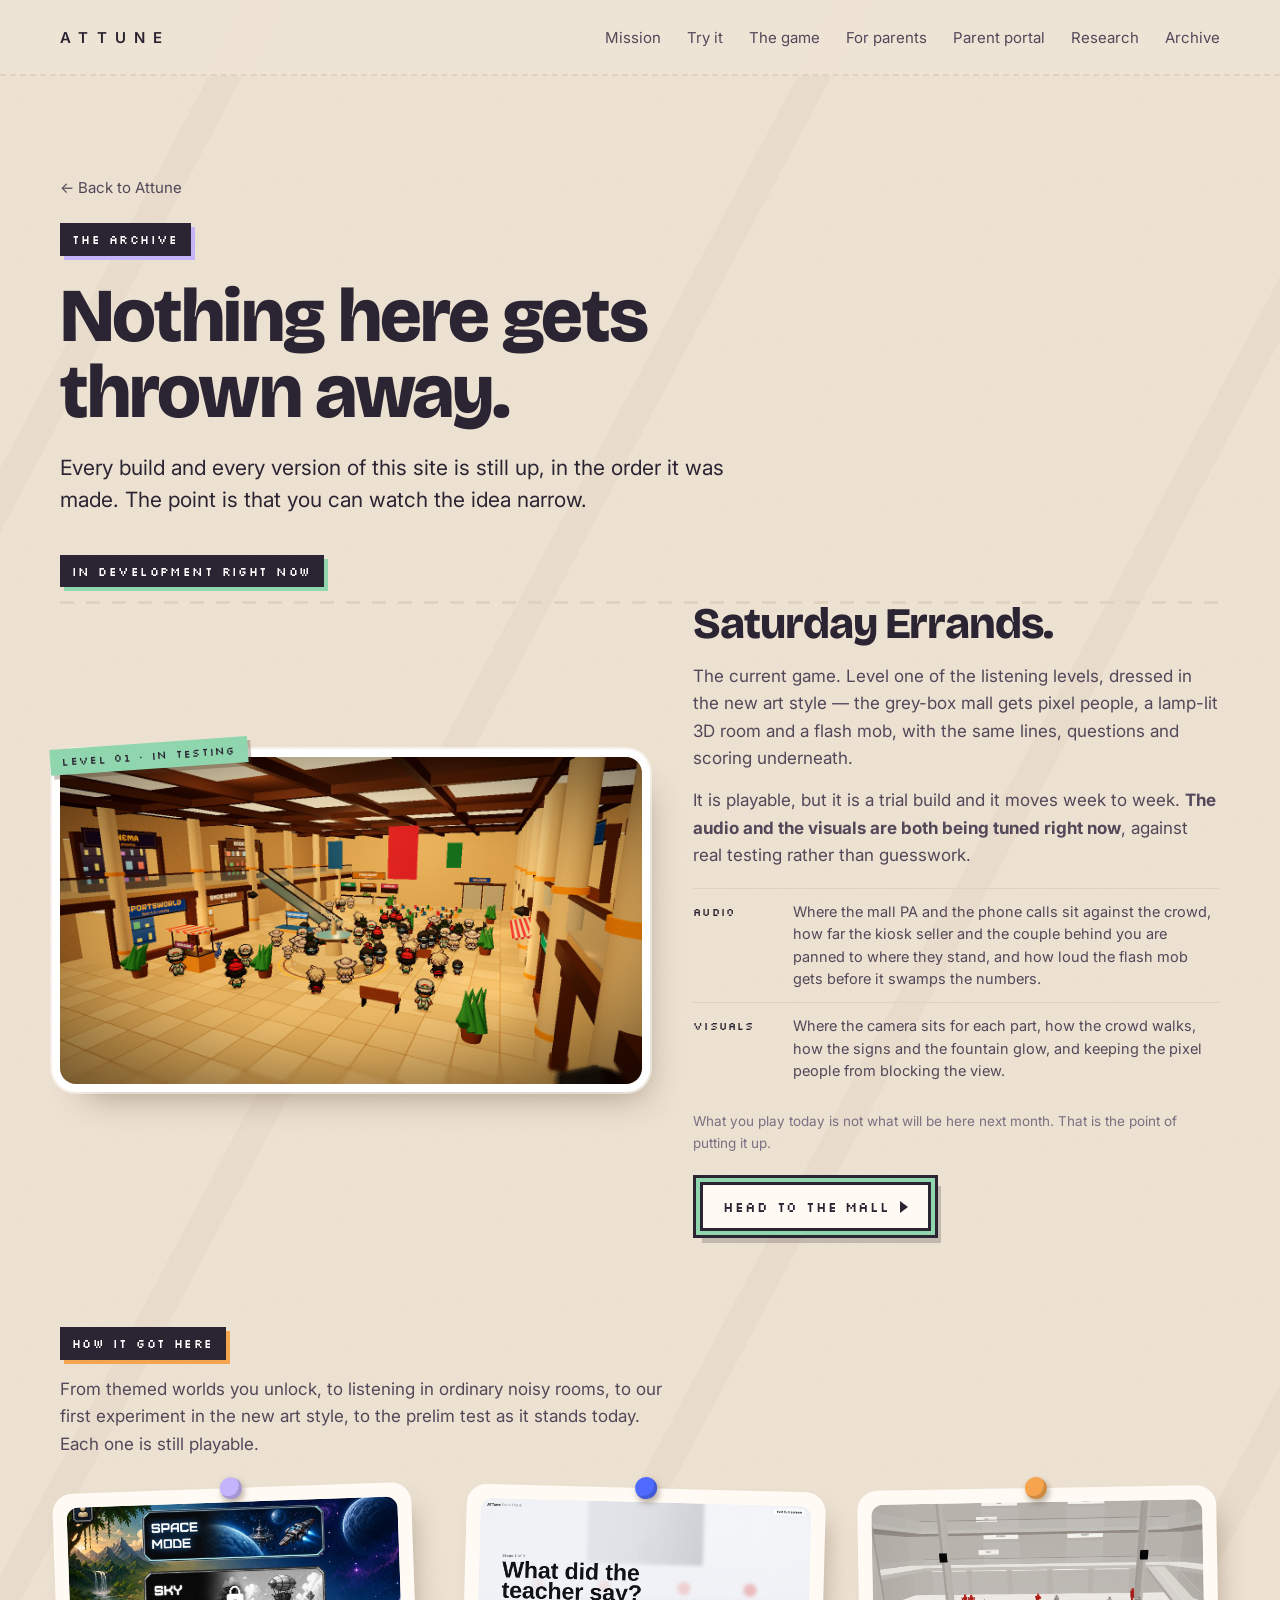
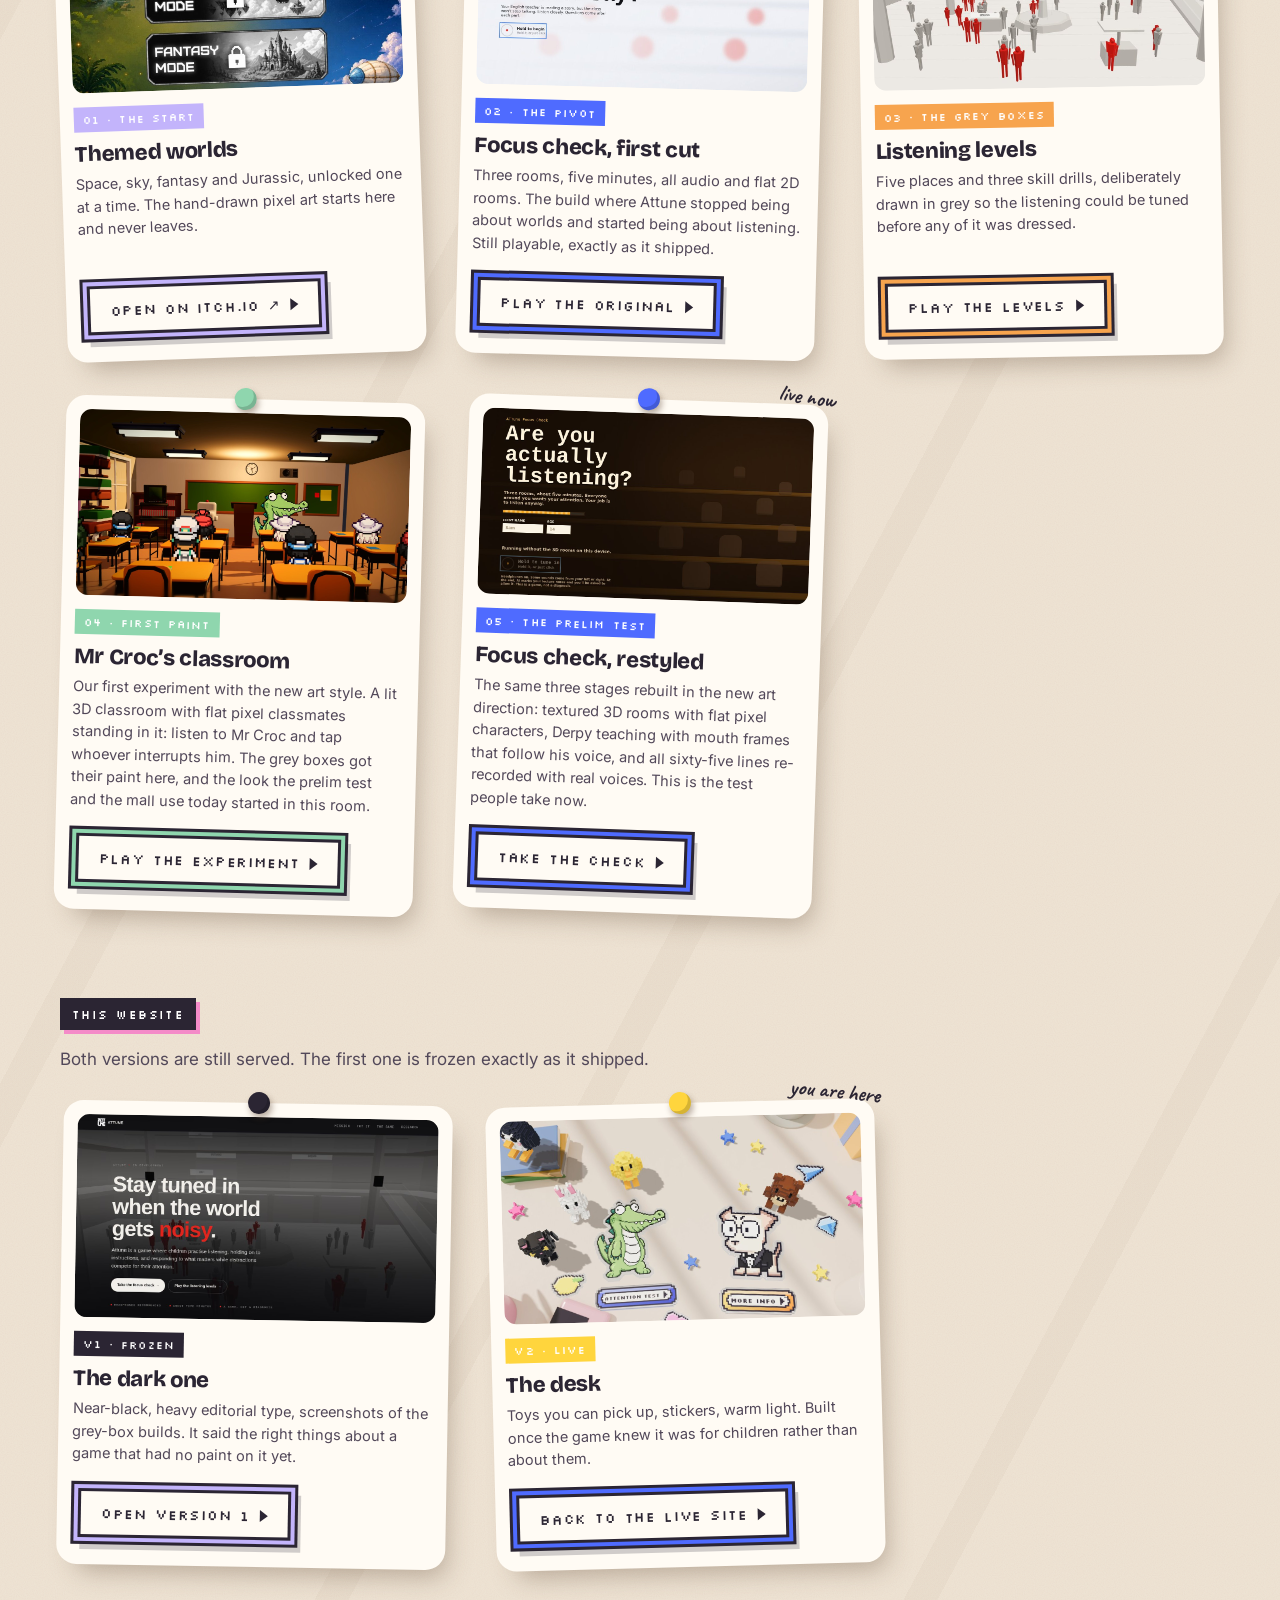
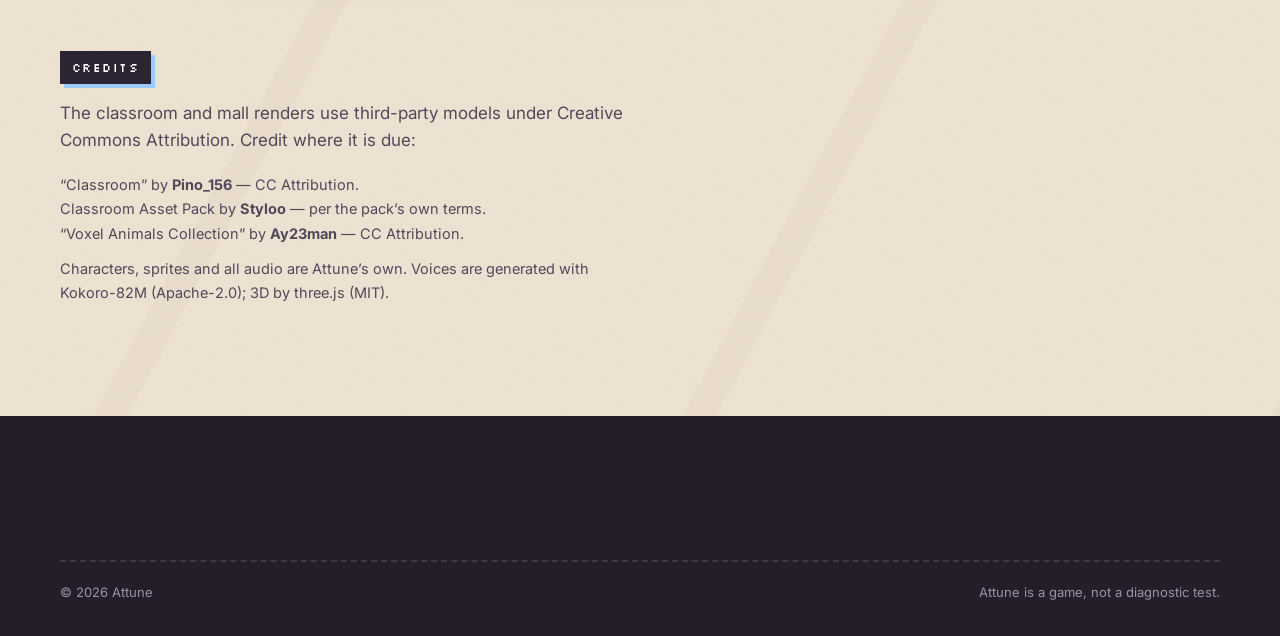
<file: archive/index.html>
<!doctype html>
<html lang="en" data-root="..">
<head>
<meta charset="utf-8">
<meta name="viewport" content="width=device-width, initial-scale=1, viewport-fit=cover">
<link rel="icon" href="../assets/logo_symbol.png">
<title>The Archive — Attune</title>
<meta name="description" content="Every version of the Attune site and every build of the game, kept in order so the change is easy to follow.">
<link rel="preconnect" href="https://fonts.googleapis.com">
<link rel="preconnect" href="https://fonts.gstatic.com" crossorigin>
<link rel="stylesheet" href="https://fonts.googleapis.com/css2?family=Bricolage+Grotesque:opsz,wght@12..96,500;12..96,700;12..96,800&family=Caveat:wght@600;700&family=Inter:wght@400;500&family=Silkscreen&display=swap">
<link rel="stylesheet" href="../site.css">
<style>
  body{margin:0;background:var(--desk);overflow-x:clip;}
  .ahero{padding-block:clamp(56px,8vw,104px) 8px;}
  .ahero .back{display:block;width:fit-content;margin-bottom:26px;font-size:15px;text-decoration:none;color:var(--ink-soft);}
  .ahero .back:hover{color:var(--ink);}

  /* a strip of photos pinned along a line, in date order */
  .track{position:relative;padding:14px 0 clamp(60px,9vw,110px);}
  .track::before{content:"";position:absolute;left:0;right:0;top:60px;height:3px;
    background:repeating-linear-gradient(90deg,var(--line) 0 14px,transparent 14px 26px);}
  .rows{display:grid;gap:clamp(26px,3.4vw,42px);grid-template-columns:repeat(auto-fit,minmax(268px,1fr));}
  .card{position:relative;background:var(--paper);border-radius:20px;padding:14px 14px 20px;
    transform:rotate(var(--r,0deg));box-shadow:10px 16px 26px -10px rgba(80,55,35,.34);
    display:flex;flex-direction:column;transition:transform .22s ease, box-shadow .22s ease;}
  .card:hover{transform:rotate(0deg) translateY(-5px);box-shadow:12px 22px 34px -10px rgba(80,55,35,.42);}
  .card .pin{position:absolute;left:50%;top:-11px;width:22px;height:22px;border-radius:50%;
    background:var(--c,var(--blue));box-shadow:inset -3px -3px 0 rgba(0,0,0,.16), 2px 4px 6px rgba(80,55,35,.4);transform:translateX(-50%);}
  .card .shot{border-radius:12px;overflow:hidden;background:var(--night);aspect-ratio:16/9;}
  .card .shot img{width:100%;height:100%;object-fit:cover;display:block;}
  .card .when{font-family:var(--pixel);font-size:11px;letter-spacing:.1em;text-transform:uppercase;
    color:#fff;background:var(--c,var(--blue));display:inline-block;padding:6px 9px 5px;margin:14px 0 10px;align-self:flex-start;}
  .card h3{margin:0 0 6px;}
  .card p{font-size:14.5px;line-height:1.55;margin:0 0 16px;}
  .card .go{margin-top:auto;}
  .card .now{font-family:var(--hand);font-weight:700;font-size:22px;color:var(--ink);
    position:absolute;right:-6px;top:-22px;transform:rotate(7deg);}
  .lane{margin-bottom:clamp(52px,7vw,84px);}
  @media (max-width:760px){
    .rows{grid-template-columns:1fr;}
    .card{transform:none;}
    .card .now{right:10px;top:-16px;font-size:20px;}
  }
  .lane > .eyebrow{margin-bottom:16px;}
  .lane > .lead{max-width:56ch;margin-bottom:30px;}
  .nowband{margin-bottom:clamp(56px,7vw,92px);}
  .nowgrid{display:grid;grid-template-columns:1.05fr .95fr;gap:clamp(26px,4vw,52px);align-items:center;}
  .nowshot{position:relative;margin:0;}
  .nowshot img{width:100%;height:auto;display:block;border-radius:16px;
    box-shadow:0 0 0 8px #fff, 0 0 0 10px rgba(255,255,255,.5), 14px 22px 34px -12px rgba(80,55,35,.45);}
  .nowshot .tape{position:absolute;left:-10px;top:-14px;transform:rotate(-4deg);
    font:400 11px/1 var(--pixel);letter-spacing:.12em;text-transform:uppercase;
    background:var(--mint);color:var(--ink);padding:8px 12px 7px;box-shadow:3px 4px 0 rgba(80,55,35,.3);}
  .nowtext h2{font-family:var(--display);font-weight:800;font-size:clamp(28px,3.4vw,44px);
    line-height:1;letter-spacing:-.025em;margin:0 0 16px;}
  .nowtext .lead{margin-bottom:14px;}
  .tuning{list-style:none;padding:0;margin:18px 0 16px;}
  .tuning li{display:grid;grid-template-columns:86px 1fr;gap:14px;padding:12px 0;border-top:1px solid var(--line);
    font-size:14.5px;line-height:1.55;color:var(--ink-soft);}
  .tuning li b{font-family:var(--pixel);font-weight:400;font-size:11px;letter-spacing:.1em;text-transform:uppercase;color:var(--ink);padding-top:3px;}
  .nowtext .fine{font-size:13.5px;color:var(--ink-faint);margin-bottom:20px;}
  @media (max-width:860px){ .nowgrid{grid-template-columns:1fr;} .nowshot .tape{left:6px;} }
  .dead{font-family:var(--pixel);font-size:11px;letter-spacing:.08em;text-transform:uppercase;color:var(--ink-faint);}
</style>
</head>
<body>
<div class="page" style="overflow:visible">

<header class="bar"><div class="wrap">
  <a class="wm" href="../index.html">ATTUNE</a>
  <nav aria-label="Main"><a href="../index.html#mission">Mission</a><a href="../index.html#try">Try it</a><a href="../index.html#game">The game</a><a href="../parents/">For parents</a><a href="../portal/index.html">Parent portal</a><a href="../research/">Research</a><a href="../archive/">Archive</a></nav>
</div></header>

<main>
  <section class="wrap ahero">
    <a class="back" href="../index.html">&larr; Back to Attune</a>
    <p class="eyebrow" style="--c:var(--lilac)">The archive</p>
    <h1 class="h" style="font-family:var(--display);font-weight:800;font-size:clamp(40px,6vw,76px);line-height:1;letter-spacing:-.025em;margin:0 0 22px;max-width:18ch">Nothing here gets thrown away.</h1>
    <p class="lede" style="max-width:52ch">Every build and every version of this site is still up, in the order it was made. The point is that you can watch the idea narrow.</p>
  </section>

  <section class="wrap track">


    <!-- ---------------------------------------------------------- in development right now -->
    <section class="lane nowband" aria-labelledby="now-h">
      <p class="eyebrow" style="--c:var(--mint)">In development right now</p>
      <div class="nowgrid">
        <figure class="nowshot">
          <img src="assets/mall.jpg" alt="The restyled mall level: a warm, lamp-lit 3D mall with a fountain, an escalator, shop signs and a crowd of flat pixel-art people." loading="lazy">
          <span class="tape">level 01 &middot; in testing</span>
        </figure>
        <div class="nowtext">
          <h2 id="now-h">Saturday Errands.</h2>
          <p class="lead">The current game. Level one of the listening levels, dressed in the new art style &mdash; the grey-box mall gets pixel people, a lamp-lit 3D room and a flash mob, with the same lines, questions and scoring underneath.</p>
          <p>It is playable, but it is a trial build and it moves week to week. <b>The audio and the visuals are both being tuned right now</b>, against real testing rather than guesswork.</p>
          <ul class="tuning">
            <li><b>Audio</b><span>Where the mall PA and the phone calls sit against the crowd, how far the kiosk seller and the couple behind you are panned to where they stand, and how loud the flash mob gets before it swamps the numbers.</span></li>
            <li><b>Visuals</b><span>Where the camera sits for each part, how the crowd walks, how the signs and the fountain glow, and keeping the pixel people from blocking the view.</span></li>
          </ul>
          <p class="fine">What you play today is not what will be here next month. That is the point of putting it up.</p>
          <div class="go"><a class="btn" style="--bg:var(--mint)" data-site="/mall/" href="../mall/">Head to the mall</a></div>
        </div>
      </div>
    </section>

    <!-- ---------------------------------------------------------- the game -->
    <div class="lane">
      <p class="eyebrow" style="--c:var(--orange)">How it got here</p>
      <p class="lead">From themed worlds you unlock, to listening in ordinary noisy rooms, to our first experiment in the new art style, to the prelim test as it stands today. Each one is still playable.</p>
      <div class="rows">

        <article class="card" style="--r:-2deg;--c:var(--lilac)">
          <span class="pin"></span>
          <div class="shot"><img src="assets/itch.jpg" alt="The original Attune mode select: Space Mode unlocked, with Sky, Fantasy and Jurassic modes locked." loading="lazy"></div>
          <span class="when">01 &middot; the start</span>
          <h3>Themed worlds</h3>
          <p>Space, sky, fantasy and Jurassic, unlocked one at a time. The hand-drawn pixel art starts here and never leaves.</p>
          <div class="go"><a class="btn lilac" href="https://bibyeo.itch.io/attuneonline" target="_blank" rel="noopener">Open on itch.io &#8599;</a></div>
        </article>

        <article class="card" style="--r:1.5deg;--c:var(--blue)">
          <span class="pin"></span>
          <div class="shot"><img src="assets/check.jpg" alt="The focus check opening its first stage, headed “What did the teacher say?”" loading="lazy"></div>
          <span class="when">02 &middot; the pivot</span>
          <h3>Focus check, first cut</h3>
          <p>Three rooms, five minutes, all audio and flat 2D rooms. The build where Attune stopped being about worlds and started being about listening. Still playable, exactly as it shipped.</p>
          <div class="go"><a class="btn" href="focus-check-v1/">Play the original</a></div>
        </article>


        <article class="card" style="--r:-1deg;--c:var(--orange)">
          <span class="pin"></span>
          <div class="shot"><img src="assets/greybox.jpg" alt="A busy mall rendered in pale grey low-poly, with red figures scattered through the crowd." loading="lazy"></div>
          <span class="when">03 &middot; the grey boxes</span>
          <h3>Listening levels</h3>
          <p>Five places and three skill drills, deliberately drawn in grey so the listening could be tuned before any of it was dressed.</p>
          <div class="go"><a class="btn orange" data-site="/play/" href="../play/">Play the levels</a></div>
        </article>

        <article class="card" style="--r:1.5deg;--c:var(--mint)">
          <span class="pin"></span>
          <div class="shot"><img src="assets/classroom.jpg" alt="An Attune classroom: pixel-art students at orange desks in a warmly lit 3D room, with a crocodile teacher at the lectern." loading="lazy"></div>
          <span class="when">04 &middot; first paint</span>
          <h3>Mr Croc&rsquo;s classroom</h3>
          <p>Our first experiment with the new art style. A lit 3D classroom with flat pixel classmates standing in it: listen to Mr Croc and tap whoever interrupts him. The grey boxes got their paint here, and the look the prelim test and the mall use today started in this room.</p>
          <div class="go"><a class="btn" style="--bg:var(--mint)" data-site="/classroom/" href="../classroom/">Play the experiment</a></div>
        </article>

        <article class="card" style="--r:2deg;--c:var(--blue)">
          <span class="pin"></span>
          <span class="now">live now</span>
          <div class="shot"><img src="assets/check-new.jpg" alt="The restyled focus check: warm amber pixel type reading “Are you actually listening?” with first name and age fields." loading="lazy"></div>
          <span class="when">05 &middot; the prelim test</span>
          <h3>Focus check, restyled</h3>
          <p>The same three stages rebuilt in the new art direction: textured 3D rooms with flat pixel characters, Derpy teaching with mouth frames that follow his voice, and all sixty-five lines re-recorded with real voices. This is the test people take now.</p>
          <div class="go"><a class="btn" data-site="/focus-check/" href="../focus-check/">Take the check</a></div>
        </article>

      </div>
    </div>

    <!-- ---------------------------------------------------------- the site -->
    <div class="lane" style="margin-bottom:0">
      <p class="eyebrow" style="--c:var(--pink)">This website</p>
      <p class="lead">Both versions are still served. The first one is frozen exactly as it shipped.</p>
      <div class="rows" style="max-width:820px">

        <article class="card" style="--r:1deg;--c:var(--ink)">
          <span class="pin"></span>
          <div class="shot"><img src="assets/v1-site.jpg" alt="The first Attune site: white type on near-black, over a grey low-poly mall." loading="lazy"></div>
          <span class="when">v1 &middot; frozen</span>
          <h3>The dark one</h3>
          <p>Near-black, heavy editorial type, screenshots of the grey-box builds. It said the right things about a game that had no paint on it yet.</p>
          <div class="go"><a class="btn lilac" href="v1/">Open version 1</a></div>
        </article>

        <article class="card" style="--r:-1.5deg;--c:var(--yellow)">
          <span class="pin"></span>
          <span class="now">you are here</span>
          <div class="shot"><img src="assets/v2-site.jpg" alt="The current Attune site: voxel toys and pixel stickers scattered on a sunny desk." loading="lazy"></div>
          <span class="when">v2 &middot; live</span>
          <h3>The desk</h3>
          <p>Toys you can pick up, stickers, warm light. Built once the game knew it was for children rather than about them.</p>
          <div class="go"><a class="btn" href="../index.html">Back to the live site</a></div>
        </article>

      </div>
    </div>


    <!-- ---------------------------------------------------------- credits -->
    <div class="lane" style="margin:clamp(52px,7vw,84px) 0 0">
      <p class="eyebrow" style="--c:var(--sky)">Credits</p>
      <p class="lead" style="margin-bottom:18px">The classroom and mall renders use third-party models under Creative Commons Attribution. Credit where it is due:</p>
      <ul style="list-style:none;padding:0;margin:0;max-width:62ch;font-size:14.5px;line-height:1.7;color:var(--ink-soft)">
        <li>&ldquo;Classroom&rdquo; by <b>Pino_156</b> &mdash; CC Attribution.</li>
        <li>Classroom Asset Pack by <b>Styloo</b> &mdash; per the pack&rsquo;s own terms.</li>
        <li>&ldquo;Voxel Animals Collection&rdquo; by <b>Ay23man</b> &mdash; CC Attribution.</li>
        <li style="margin-top:10px">Characters, sprites and all audio are Attune&rsquo;s own. Voices are generated with Kokoro-82M (Apache-2.0); 3D by three.js (MIT).</li>
      </ul>
    </div>
  </section>
</main>

<footer class="foot">
  <div class="wrap">
    <div class="base"><span>&copy; 2026 Attune</span><span>Attune is a game, not a diagnostic test.</span></div>
  </div>
</footer>

<script src="../site.js"></script>
</body>
</html>
</file>
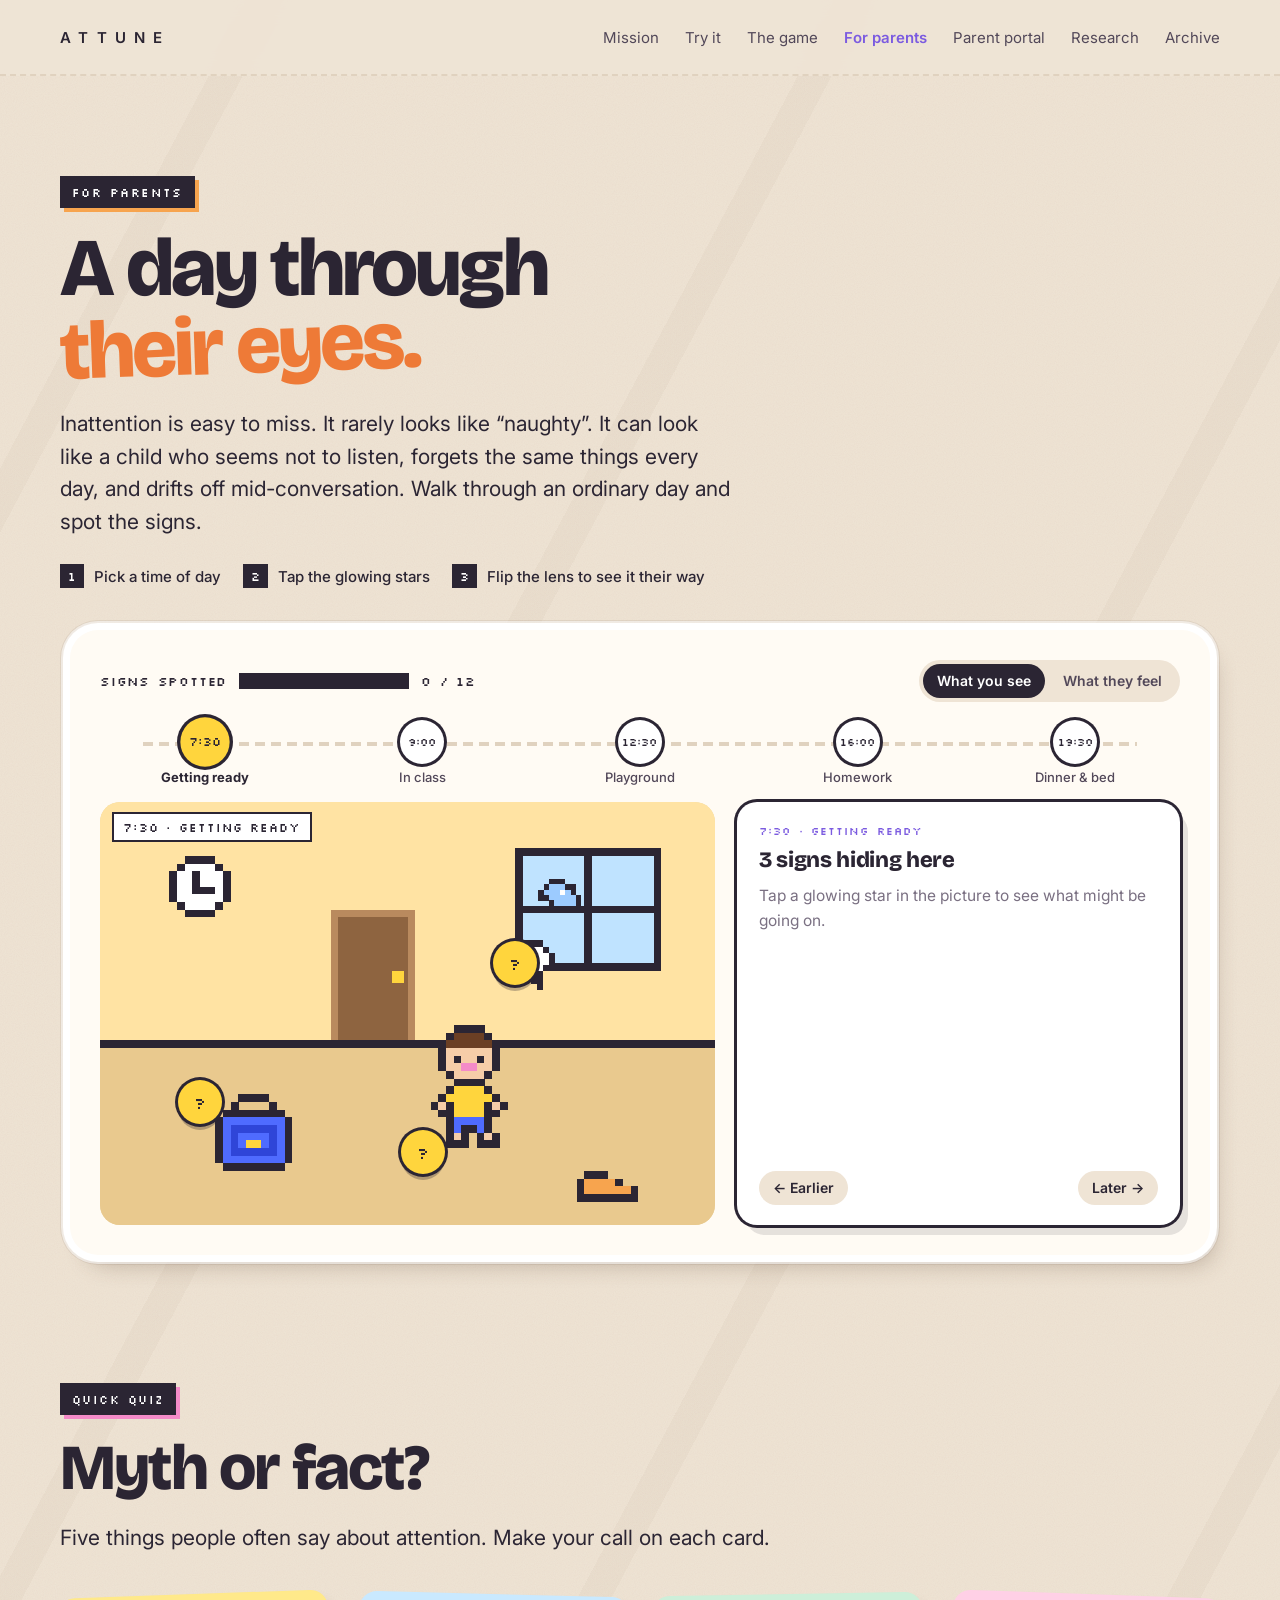
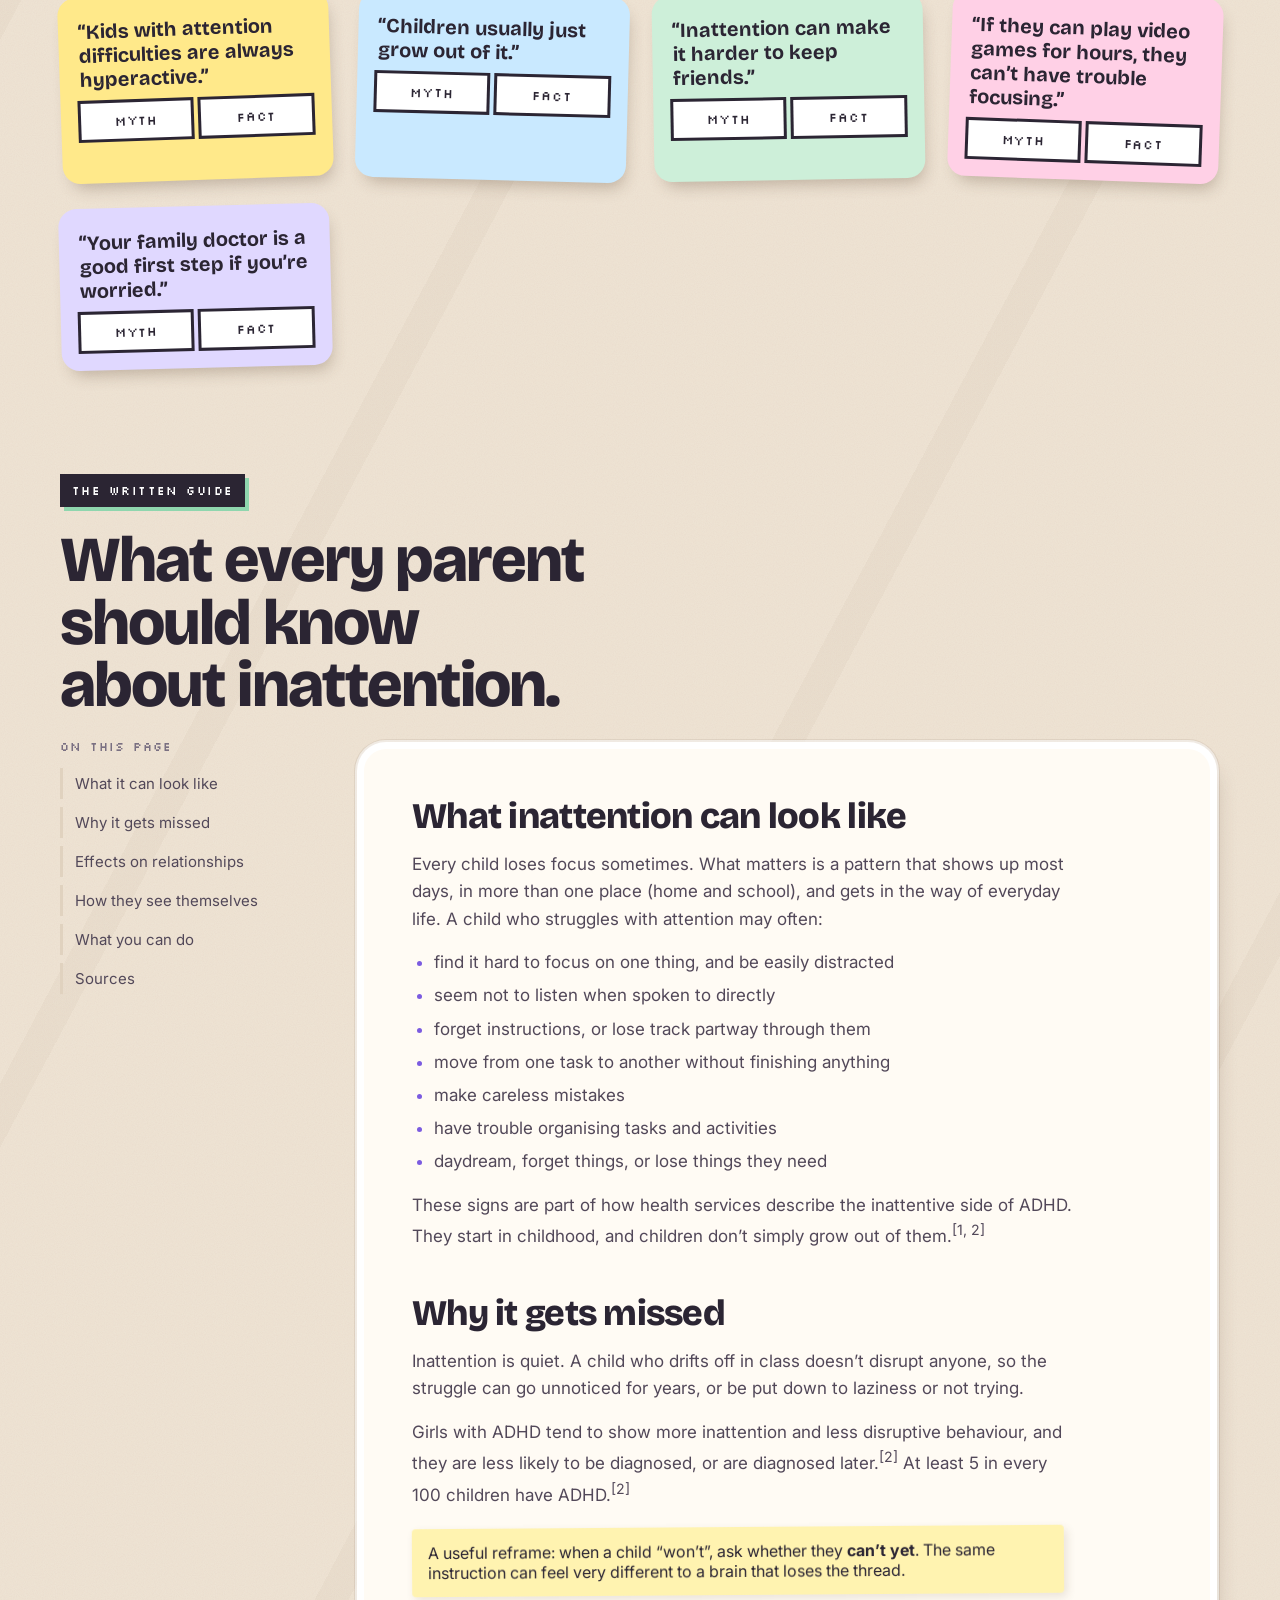
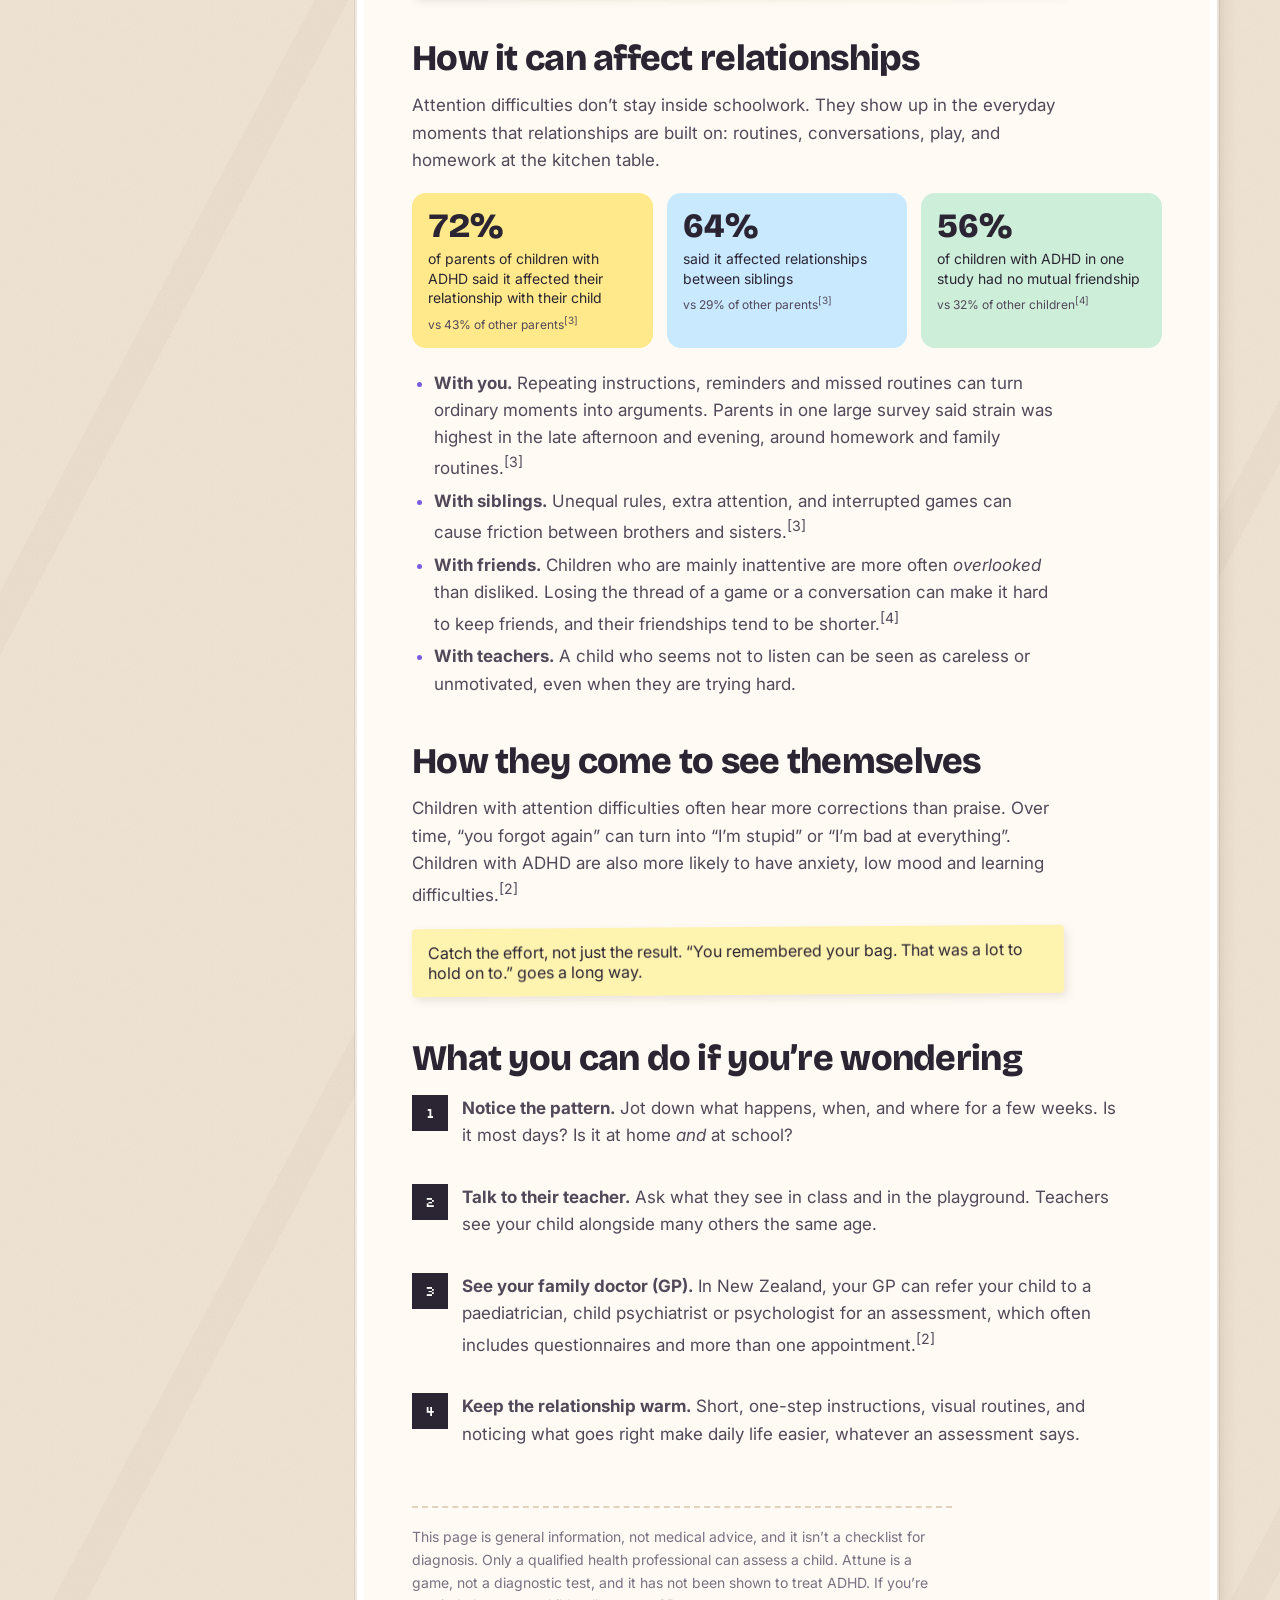
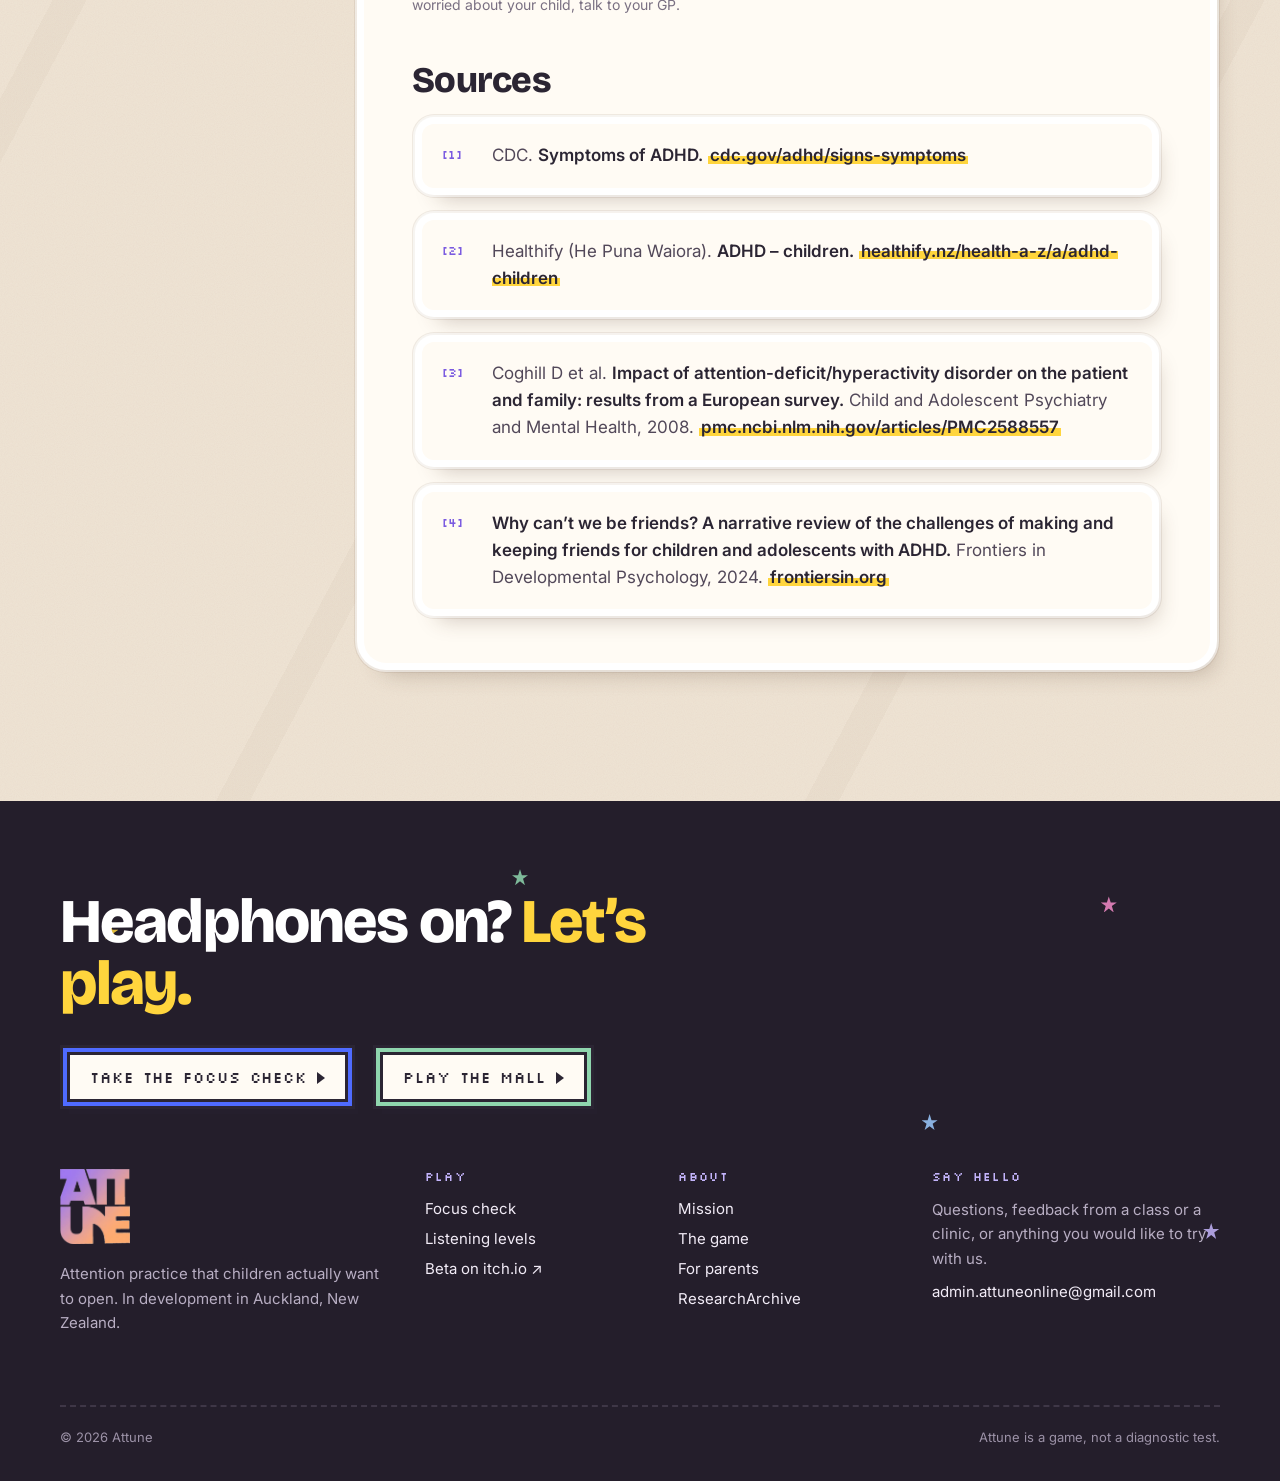
<file: parents/index.html>
<!doctype html>
<html lang="en" data-root="..">
<head>
<meta charset="utf-8">
<meta name="viewport" content="width=device-width, initial-scale=1, viewport-fit=cover">
<link rel="icon" href="../assets/logo_symbol.png">
<title>A Day Through Their Eyes</title>
<meta name="description" content="For parents: what inattention can look like across a child's day, how it can affect relationships, and what you can do if you're wondering.">
<link rel="preconnect" href="https://fonts.googleapis.com">
<link rel="preconnect" href="https://fonts.gstatic.com" crossorigin>
<link rel="stylesheet" href="https://fonts.googleapis.com/css2?family=Bricolage+Grotesque:opsz,wght@12..96,500;12..96,700;12..96,800&family=Caveat:wght@600;700&family=Inter:wght@400;500;600&family=Silkscreen&display=swap">
<link rel="stylesheet" href="../site.css">
<style>
  body{margin:0;background:var(--desk);overflow-x:clip;overflow-x:clip;}
  .phero{padding-block:clamp(56px,8vw,100px) 24px;}
  .phero h1{font-family:var(--display);font-weight:800;font-size:clamp(42px,6.4vw,84px);line-height:.95;letter-spacing:-.035em;margin:0 0 22px;max-width:13ch;text-wrap:balance;}
  .phero h1 span{color:var(--orange-2);display:inline-block;transform:rotate(-2deg);}
  .howto{display:flex;flex-wrap:wrap;gap:12px 22px;margin-top:26px;}
  .howto span{display:flex;align-items:center;gap:10px;font-size:15px;color:var(--ink);font-weight:500;}
  .howto b{font-family:var(--pixel);font-weight:400;font-size:12px;background:var(--ink);color:#fff;padding:5px 8px 4px;}

  /* ---- the day: timeline + scene */
  .game{background:var(--paper);border-radius:28px;padding:clamp(18px,3vw,30px);box-shadow:var(--plastic);margin:18px 10px 0;}
  .hudbar{display:flex;flex-wrap:wrap;gap:14px 20px;align-items:center;justify-content:space-between;margin-bottom:18px;}
  .found{display:flex;align-items:center;gap:12px;font-family:var(--pixel);font-size:13px;letter-spacing:.06em;text-transform:uppercase;}
  .found .meter{width:170px;height:16px;background:var(--ink);padding:3px;box-sizing:border-box;}
  .found .meter i{display:block;height:100%;width:0;background:var(--mint);transition:width .5s cubic-bezier(.3,1.5,.4,1);}
  .lens{display:inline-flex;background:var(--desk);border-radius:999px;padding:4px;gap:4px;}
  .lens button{font:600 14px/1 var(--body);border:0;background:none;padding:10px 14px;border-radius:999px;cursor:pointer;color:var(--ink-soft);}
  .lens button[aria-pressed="true"]{background:var(--ink);color:#fff;}
  .lens button:focus-visible,.times button:focus-visible,.spot:focus-visible,.mf button:focus-visible{outline:3px dashed var(--violet);outline-offset:3px;}
  .times{display:grid;grid-template-columns:repeat(5,1fr);gap:8px;margin-bottom:16px;position:relative;}
  .times::before{content:"";position:absolute;left:4%;right:4%;top:22px;height:4px;background:repeating-linear-gradient(90deg,var(--line) 0 10px,transparent 10px 16px);z-index:0;}
  .times button{position:relative;z-index:1;border:0;background:none;cursor:pointer;display:flex;flex-direction:column;align-items:center;gap:6px;padding:0;color:var(--ink-soft);font:500 13px/1.2 var(--body);}
  .times button .dot{width:44px;height:44px;border-radius:50%;background:#fff;box-shadow:0 0 0 3px var(--ink);display:grid;place-items:center;font:400 11px var(--pixel);color:var(--ink);transition:transform .25s cubic-bezier(.3,1.6,.4,1);}
  .times button[aria-selected="true"] .dot{background:var(--yellow);transform:scale(1.12);}
  .times button[aria-selected="true"]{color:var(--ink);font-weight:700;}
  .times button.done .dot{background:var(--mint);}
  .stagewrap{display:grid;grid-template-columns:1.25fr .9fr;gap:22px;align-items:stretch;}
  .scene{position:relative;border-radius:20px;overflow:hidden;aspect-ratio:16/11;background:var(--bg);box-shadow:inset 0 0 0 3px rgba(43,37,51,.08);}
  .scene svg{position:absolute;inset:0;width:100%;height:100%;}
  .scene .title{position:absolute;left:14px;top:12px;font-family:var(--pixel);font-size:12px;letter-spacing:.08em;text-transform:uppercase;background:#fff;padding:6px 9px 5px;box-shadow:0 0 0 2px var(--ink);z-index:2;}
  .spot{position:absolute;width:44px;height:44px;margin:-22px 0 0 -22px;border:0;border-radius:50%;cursor:pointer;z-index:3;background:var(--yellow);box-shadow:0 0 0 3px var(--ink), 0 6px 0 0 rgba(43,37,51,.3);
        font:400 16px/44px var(--pixel);color:var(--ink);animation:bob 1.8s ease-in-out infinite;animation-delay:var(--dl);}
  .spot::after{content:"";position:absolute;inset:-10px;border-radius:50%;border:3px solid var(--yellow);opacity:.0;animation:ring 1.8s ease-out infinite;animation-delay:var(--dl);}
  .spot.seen{background:var(--mint);animation:none;}
  .spot.seen::after{display:none;}
  .spot.active{background:#fff;transform:scale(1.15);}
  @keyframes bob{50%{transform:translateY(-6px)}}
  @keyframes ring{0%{opacity:.8;transform:scale(.7)}100%{opacity:0;transform:scale(1.4)}}
  .card{background:#fff;border-radius:20px;padding:22px 22px 20px;box-shadow:0 0 0 3px var(--ink), 8px 10px 0 rgba(43,37,51,.12);display:flex;flex-direction:column;gap:10px;min-height:100%;box-sizing:border-box;}
  .card .k{font-family:var(--pixel);font-size:11px;letter-spacing:.1em;text-transform:uppercase;color:var(--violet);}
  .card h3{font-size:22px;margin:0;}
  .card p{font-size:15.5px;margin:0;}
  .card .feel{background:var(--desk);border-radius:12px;padding:12px 14px;font-size:14.5px;color:var(--ink);}
  .card .feel b{font-family:var(--hand);font-size:22px;display:block;line-height:1;margin-bottom:4px;}
  .card .empty{color:var(--ink-faint);}
  .card .nav{margin-top:auto;display:flex;justify-content:space-between;gap:8px;padding-top:6px;}
  .card .nav button{font:600 14px/1 var(--body);border:0;background:var(--desk);border-radius:999px;padding:10px 14px;cursor:pointer;color:var(--ink);}
  .card .nav button:hover{background:var(--line);}
  .badge{display:none;align-items:center;gap:16px;margin-top:18px;background:var(--ink);color:#fff;border-radius:18px;padding:16px 20px;}
  .badge.on{display:flex;animation:pop .6s cubic-bezier(.3,1.6,.4,1);}
  .badge svg{width:56px;height:56px;flex:none;}
  .badge b{font-family:var(--display);font-size:20px;display:block;}
  .badge span{color:#D9D0E4;font-size:15px;}
  @keyframes pop{0%{transform:scale(.8);opacity:0}100%{transform:none;opacity:1}}
  @media (max-width: 900px){ .stagewrap{grid-template-columns:1fr;} }
  @media (max-width: 560px){ .times button span.lbl{display:none;} .scene{aspect-ratio:4/3;} .spot{width:38px;height:38px;margin:-19px 0 0 -19px;line-height:38px;} }

  /* ---- myth or fact */
  .mf{display:grid;grid-template-columns:repeat(auto-fit,minmax(250px,1fr));gap:26px;margin-top:40px;}
  .mfc{background:var(--c);border-radius:18px;padding:22px 20px 20px;transform:rotate(var(--r));box-shadow:4px 10px 16px -6px rgba(80,55,35,.3);display:flex;flex-direction:column;gap:12px;transition:transform .35s cubic-bezier(.3,1.6,.4,1);}
  .mfc:hover{transform:rotate(0);}
  .mfc q{font-family:var(--display);font-weight:700;font-size:20px;line-height:1.2;quotes:"“" "”";}
  .mfc .btns{display:flex;gap:10px;}
  .mfc .btns button{flex:1;font:400 13px/1 var(--pixel);letter-spacing:.06em;text-transform:uppercase;padding:12px 8px 11px;border:0;background:#fff;box-shadow:0 0 0 3px var(--ink);cursor:pointer;color:var(--ink);}
  .mfc .btns button:hover{background:var(--paper);}
  .mfc .ans{display:none;font-size:15px;line-height:1.5;color:var(--ink);background:rgba(255,255,255,.7);border-radius:10px;padding:10px 12px;}
  .mfc .ans b{font-family:var(--pixel);font-weight:400;font-size:12px;letter-spacing:.08em;display:block;margin-bottom:4px;}
  .mfc.done .ans{display:block;}
  .mfc.done .btns button{opacity:.45;}
  .mfc.done .btns button.pick{opacity:1;background:var(--ink);color:#fff;}
  .mfscore{margin-top:26px;font-family:var(--hand);font-size:28px;font-weight:700;}

  /* ---- written guide */
  .guide{display:grid;grid-template-columns:230px 1fr;gap:clamp(28px,5vw,64px);align-items:start;}
  .toc{position:sticky;top:96px;display:grid;gap:8px;font-size:15px;}
  .toc b{font-family:var(--pixel);font-weight:400;font-size:12px;letter-spacing:.1em;text-transform:uppercase;color:var(--ink-faint);margin-bottom:6px;}
  .toc a{text-decoration:none;color:var(--ink-soft);padding:6px 0 6px 12px;border-left:3px solid var(--line);}
  .toc a:hover{color:var(--ink);border-color:var(--yellow);}
  .article{background:var(--paper);border-radius:22px;padding:clamp(24px,4vw,48px);box-shadow:var(--plastic);margin:10px;}
  .article h2{font-family:var(--display);font-weight:800;font-size:clamp(26px,3vw,36px);letter-spacing:-.02em;line-height:1.1;margin:44px 0 14px;scroll-margin-top:100px;}
  .article h2:first-child{margin-top:0;}
  .article ul{padding-left:22px;margin:0 0 16px;max-width:62ch;}
  .article li{font-size:17px;line-height:1.6;color:var(--ink-soft);margin-bottom:6px;}
  .article li::marker{color:var(--violet);}
  .stat{display:grid;grid-template-columns:repeat(auto-fit,minmax(170px,1fr));gap:14px;margin:18px 0 22px;}
  .stat div{background:var(--c);border-radius:14px;padding:16px;}
  .stat b{display:block;font-family:var(--display);font-weight:800;font-size:34px;line-height:1;margin-bottom:6px;font-variant-numeric:tabular-nums;}
  .stat span{font-size:14px;color:var(--ink);line-height:1.4;display:block;}
  .stat small{display:block;margin-top:6px;font-size:12px;color:var(--ink-soft);}
  .tip{background:#FFF3B0;padding:14px 16px;border-radius:4px;font-size:16px;color:var(--ink);transform:rotate(-.4deg);box-shadow:3px 4px 10px rgba(80,55,35,.12);max-width:62ch;margin:18px 0;}
  .steps2{counter-reset:s;list-style:none;padding:0!important;display:grid;gap:12px;}
  .steps2 li{counter-increment:s;display:grid;grid-template-columns:40px 1fr;gap:10px;align-items:start;}
  .steps2 li::before{content:counter(s);font:400 14px/36px var(--pixel);width:36px;height:36px;text-align:center;background:var(--ink);color:#fff;}
  .disclaim{border-top:2px dashed var(--line);margin-top:36px;padding-top:18px;font-size:14px;color:var(--ink-faint);}
  @media (max-width: 860px){ .guide{grid-template-columns:minmax(0,1fr);} .toc{position:static;grid-auto-flow:column;overflow-x:auto;grid-auto-columns:max-content;min-width:0;max-width:100%;overscroll-behavior-x:contain;} }
</style>
</head>
<body>
<div class="page" style="overflow:visible">
<header class="bar"><div class="wrap">
  <a class="wm" href="../index.html">ATTUNE</a>
  <nav aria-label="Main"><a href="../index.html#mission">Mission</a><a href="../index.html#try">Try it</a><a href="../index.html#game">The game</a><a href="../parents/" aria-current="page">For parents</a><a href="../portal/index.html">Parent portal</a><a href="../research/">Research</a><a href="../archive/">Archive</a></nav>
</div></header>

<main>
  <section class="wrap phero">
    <p class="eyebrow" style="--c:var(--orange)">For parents</p>
    <h1>A day through <span>their eyes.</span></h1>
    <p class="lede" style="max-width:52ch">Inattention is easy to miss. It rarely looks like “naughty”. It can look like a child who seems not to listen, forgets the same things every day, and drifts off mid-conversation. Walk through an ordinary day and spot the signs.</p>
    <div class="howto"><span><b>1</b> Pick a time of day</span><span><b>2</b> Tap the glowing stars</span><span><b>3</b> Flip the lens to see it their way</span></div>
  </section>

  <section class="wrap" aria-labelledby="day-h">
    <h2 id="day-h" class="sr" style="position:absolute;left:-9999px">Spot the signs across a day</h2>
    <div class="game" id="day">
      <div class="hudbar">
        <div class="found"><span>Signs spotted</span><span class="meter"><i id="meter"></i></span><span id="count">0 / 12</span></div>
        <div class="lens" role="group" aria-label="Whose view">
          <button type="button" id="lensYou" aria-pressed="true">What you see</button>
          <button type="button" id="lensThem" aria-pressed="false">What they feel</button>
        </div>
      </div>
      <div class="times" role="tablist" aria-label="Time of day" id="times"></div>
      <div class="stagewrap">
        <div class="scene" id="scene"><span class="title" id="sceneTitle"></span><svg id="sceneArt" viewBox="0 0 160 110" preserveAspectRatio="xMidYMid slice" aria-hidden="true" shape-rendering="crispEdges"></svg></div>
        <div class="card" id="card" aria-live="polite"></div>
      </div>
      <div class="badge" id="badge" role="status">
        <svg viewBox="0 0 12 12" shape-rendering="crispEdges" aria-hidden="true" id="badgeArt"></svg>
        <div><b>You spotted all 12.</b><span>Seeing the pattern is the first step. Scroll down for what it can mean for relationships, and what you can do next.</span></div>
      </div>
    </div>
  </section>

  <section class="sec" aria-labelledby="mf-h" style="padding-bottom:40px">
    <div class="wrap">
      <p class="eyebrow" style="--c:var(--pink)">Quick quiz</p>
      <h2 class="h" id="mf-h">Myth or fact?</h2>
      <p class="lede">Five things people often say about attention. Make your call on each card.</p>
      <div class="mf" id="mf"></div>
      <p class="mfscore" id="mfscore" aria-live="polite"></p>
    </div>
  </section>

  <section class="sec" aria-labelledby="guide-h" style="padding-top:40px">
    <div class="wrap">
      <p class="eyebrow" style="--c:var(--mint)">The written guide</p>
      <h2 class="h" id="guide-h">What every parent should know about inattention.</h2>
      <div class="guide">
        <nav class="toc" aria-label="On this page"><b>On this page</b>
          <a href="#looks">What it can look like</a><a href="#missed">Why it gets missed</a><a href="#relationships">Effects on relationships</a><a href="#self">How they see themselves</a><a href="#do">What you can do</a><a href="#sources">Sources</a>
        </nav>
        <article class="article">
          <h2 id="looks">What inattention can look like</h2>
          <p>Every child loses focus sometimes. What matters is a pattern that shows up most days, in more than one place (home and school), and gets in the way of everyday life. A child who struggles with attention may often:</p>
          <ul>
            <li>find it hard to focus on one thing, and be easily distracted</li>
            <li>seem not to listen when spoken to directly</li>
            <li>forget instructions, or lose track partway through them</li>
            <li>move from one task to another without finishing anything</li>
            <li>make careless mistakes</li>
            <li>have trouble organising tasks and activities</li>
            <li>daydream, forget things, or lose things they need</li>
          </ul>
          <p>These signs are part of how health services describe the inattentive side of ADHD. They start in childhood, and children don’t simply grow out of them.<sup>[1, 2]</sup></p>

          <h2 id="missed">Why it gets missed</h2>
          <p>Inattention is quiet. A child who drifts off in class doesn’t disrupt anyone, so the struggle can go unnoticed for years, or be put down to laziness or not trying.</p>
          <p>Girls with ADHD tend to show more inattention and less disruptive behaviour, and they are less likely to be diagnosed, or are diagnosed later.<sup>[2]</sup> At least 5 in every 100 children have ADHD.<sup>[2]</sup></p>
          <div class="tip">A useful reframe: when a child “won’t”, ask whether they <b>can’t yet</b>. The same instruction can feel very different to a brain that loses the thread.</div>

          <h2 id="relationships">How it can affect relationships</h2>
          <p>Attention difficulties don’t stay inside schoolwork. They show up in the everyday moments that relationships are built on: routines, conversations, play, and homework at the kitchen table.</p>
          <div class="stat">
            <div style="--c:#FFE98A"><b>72%</b><span>of parents of children with ADHD said it affected their relationship with their child</span><small>vs 43% of other parents<sup>[3]</sup></small></div>
            <div style="--c:#C9E9FF"><b>64%</b><span>said it affected relationships between siblings</span><small>vs 29% of other parents<sup>[3]</sup></small></div>
            <div style="--c:#CDEFD9"><b>56%</b><span>of children with ADHD in one study had no mutual friendship</span><small>vs 32% of other children<sup>[4]</sup></small></div>
          </div>
          <ul>
            <li><b>With you.</b> Repeating instructions, reminders and missed routines can turn ordinary moments into arguments. Parents in one large survey said strain was highest in the late afternoon and evening, around homework and family routines.<sup>[3]</sup></li>
            <li><b>With siblings.</b> Unequal rules, extra attention, and interrupted games can cause friction between brothers and sisters.<sup>[3]</sup></li>
            <li><b>With friends.</b> Children who are mainly inattentive are more often <i>overlooked</i> than disliked. Losing the thread of a game or a conversation can make it hard to keep friends, and their friendships tend to be shorter.<sup>[4]</sup></li>
            <li><b>With teachers.</b> A child who seems not to listen can be seen as careless or unmotivated, even when they are trying hard.</li>
          </ul>

          <h2 id="self">How they come to see themselves</h2>
          <p>Children with attention difficulties often hear more corrections than praise. Over time, “you forgot again” can turn into “I’m stupid” or “I’m bad at everything”. Children with ADHD are also more likely to have anxiety, low mood and learning difficulties.<sup>[2]</sup></p>
          <div class="tip">Catch the effort, not just the result. “You remembered your bag. That was a lot to hold on to.” goes a long way.</div>

          <h2 id="do">What you can do if you’re wondering</h2>
          <ol class="steps2">
            <li><p><b>Notice the pattern.</b> Jot down what happens, when, and where for a few weeks. Is it most days? Is it at home <i>and</i> at school?</p></li>
            <li><p><b>Talk to their teacher.</b> Ask what they see in class and in the playground. Teachers see your child alongside many others the same age.</p></li>
            <li><p><b>See your family doctor (GP).</b> In New Zealand, your GP can refer your child to a paediatrician, child psychiatrist or psychologist for an assessment, which often includes questionnaires and more than one appointment.<sup>[2]</sup></p></li>
            <li><p><b>Keep the relationship warm.</b> Short, one-step instructions, visual routines, and noticing what goes right make daily life easier, whatever an assessment says.</p></li>
          </ol>
          <p class="disclaim">This page is general information, not medical advice, and it isn’t a checklist for diagnosis. Only a qualified health professional can assess a child. Attune is a game, not a diagnostic test, and it has not been shown to treat ADHD. If you’re worried about your child, talk to your GP.</p>

          <h2 id="sources">Sources</h2>
          <ol class="refs" style="margin-top:8px">
            <li><span>CDC. <i>Symptoms of ADHD.</i> <a class="link" href="https://www.cdc.gov/adhd/signs-symptoms/index.html" target="_blank" rel="noopener">cdc.gov/adhd/signs-symptoms</a></span></li>
            <li><span>Healthify (He Puna Waiora). <i>ADHD – children.</i> <a class="link" href="https://healthify.nz/health-a-z/a/adhd-children" target="_blank" rel="noopener">healthify.nz/health-a-z/a/adhd-children</a></span></li>
            <li><span>Coghill D et al. <i>Impact of attention-deficit/hyperactivity disorder on the patient and family: results from a European survey.</i> Child and Adolescent Psychiatry and Mental Health, 2008. <a class="link" href="https://pmc.ncbi.nlm.nih.gov/articles/PMC2588557/" target="_blank" rel="noopener">pmc.ncbi.nlm.nih.gov/articles/PMC2588557</a></span></li>
            <li><span><i>Why can’t we be friends? A narrative review of the challenges of making and keeping friends for children and adolescents with ADHD.</i> Frontiers in Developmental Psychology, 2024. <a class="link" href="https://www.frontiersin.org/journals/developmental-psychology/articles/10.3389/fdpys.2024.1390791/full" target="_blank" rel="noopener">frontiersin.org</a></span></li>
          </ol>
        </article>
      </div>
    </div>
  </section>
</main>
</div>

<footer class="foot" id="contact">
  <div class="stars" aria-hidden="true">
    <span style="--c:var(--yellow);left:8%;top:18%;--dl:0s"></span><span style="--c:var(--pink);left:86%;top:14%;--dl:.8s"></span>
    <span style="--c:var(--sky);left:72%;top:46%;--dl:1.6s"></span><span style="--c:var(--mint);left:40%;top:10%;--dl:2.2s"></span>
    <span style="--c:var(--lilac);left:94%;top:62%;--dl:1.1s"></span>
  </div>
  <div class="wrap">
    <p class="big">Headphones on? <span>Let’s play.</span></p>
    <div class="row">
      <a class="btn" data-site="/focus-check/" href="../focus-check/">Take the focus check</a>
      <a class="btn mint" data-site="/mall/" href="../mall/">Play the mall</a>
    </div>
    <div class="cols">
      <div><img class="logo" src="../assets/logo_symbol.png" alt="Attune"><p>Attention practice that children actually want to open. In development in Auckland, New Zealand.</p></div>
      <div><h4>Play</h4><ul><li><a data-site="/focus-check/" href="../focus-check/">Focus check</a></li><li><a data-site="/play/" href="../play/">Listening levels</a></li><li><a href="https://bibyeo.itch.io/attuneonline" target="_blank" rel="noopener">Beta on itch.io ↗</a></li></ul></div>
      <div><h4>About</h4><ul><li><a href="../index.html#mission">Mission</a></li><li><a href="../index.html#game">The game</a></li><li><a href="../parents/">For parents</a></li><li><a href="../research/">Research</a><a href="../archive/">Archive</a></li></ul></div>
      <div><h4>Say hello</h4><p style="margin-bottom:10px">Questions, feedback from a class or a clinic, or anything you would like to try with us.</p><button class="copy-email" type="button" data-email>Email us →</button></div>
    </div>
    <div class="base"><span>© 2026 Attune</span><span>Attune is a game, not a diagnostic test.</span></div>
  </div>
</footer>

<script src="../site.js"></script>
<script src="../parents.js"></script>
</body>
</html>
</file>
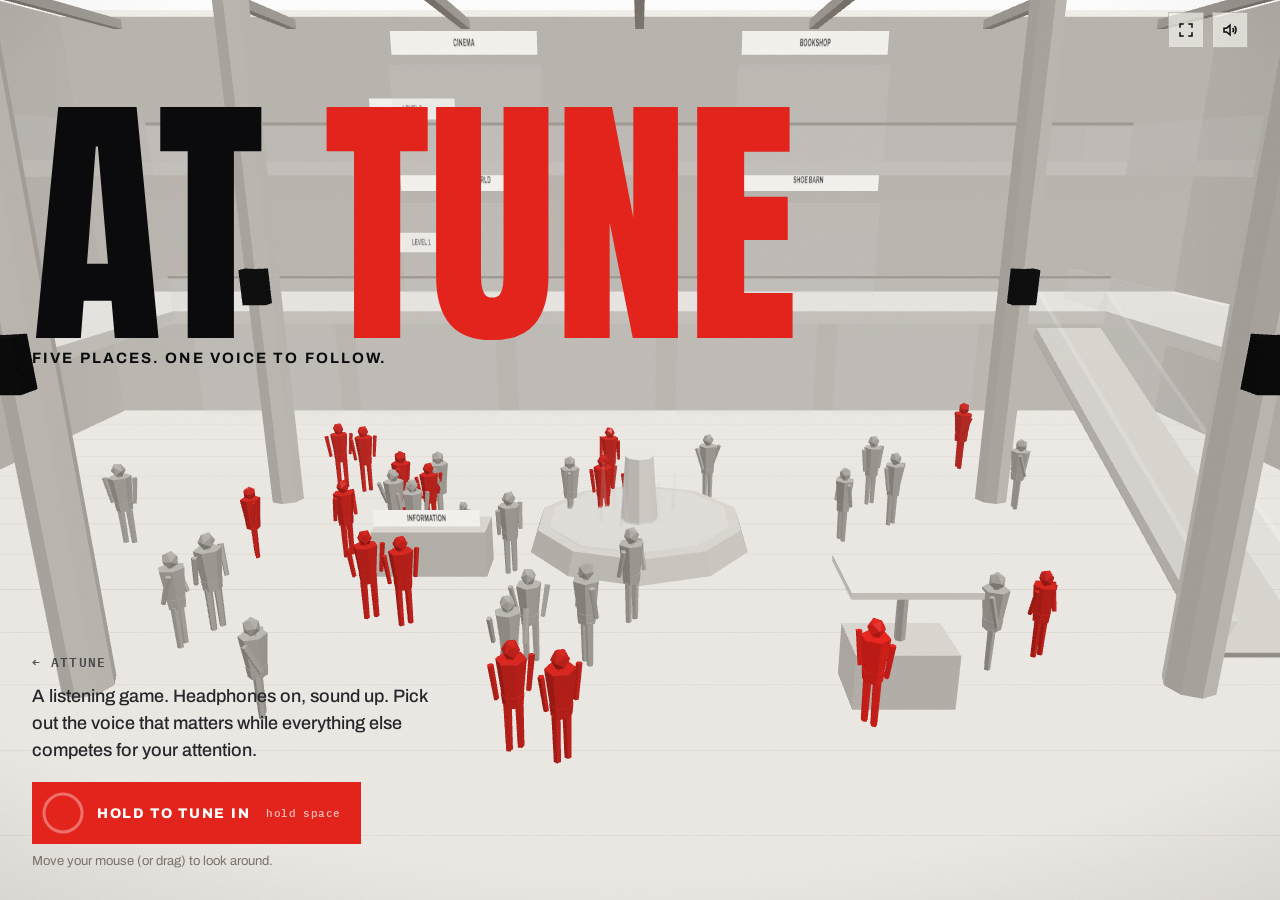
<file: play/index.html>
<!doctype html>
<html lang="en">
<head>
<meta charset="utf-8">
<meta name="viewport" content="width=device-width, initial-scale=1, viewport-fit=cover">
<title>ATTune Listening Levels</title>
<meta name="description" content="A listening game in five places: a mall, a theme park, a football field, a science lab and an office.">
<link rel="preconnect" href="https://fonts.googleapis.com">
<link rel="preconnect" href="https://fonts.gstatic.com" crossorigin>
<link rel="stylesheet" href="https://fonts.googleapis.com/css2?family=Anton&family=Archivo:wght@400;500;600;700;800&family=IBM+Plex+Mono:wght@500&display=swap">
<style>
:root{
  --paper:#F2EFEA; --paper-2:#E4E0D9; --ink:#0B0B0D; --ink-2:#26262B; --red:#E3241C; --red-2:#B8150F;
  --chalk:#F4F2EE; --mute:#77726B; --dock:rgba(11,11,13,.93); --edge:rgba(244,242,238,.16); --edge-2:rgba(244,242,238,.32);
  --display:"Anton","Impact","Arial Narrow Bold",sans-serif; --ui:"Archivo","Helvetica Neue",Arial,sans-serif; --mono:"IBM Plex Mono",ui-monospace,Menlo,monospace;
  --g:clamp(16px,3vw,32px);
  color-scheme:light;
}
html,body{height:100%;margin:0;overflow:hidden;background:var(--paper);color:var(--ink);font-family:var(--ui);-webkit-font-smoothing:antialiased;}
*{box-sizing:border-box}
[hidden]{display:none!important}
button{font:inherit;color:inherit;cursor:pointer;-webkit-tap-highlight-color:transparent}
button:focus-visible,input:focus-visible,textarea:focus-visible,summary:focus-visible{outline:2px solid var(--red);outline-offset:3px}
kbd{font-family:var(--mono);font-size:11px;letter-spacing:.04em}
.mono{font-family:var(--mono);font-weight:500;letter-spacing:.06em;text-transform:uppercase;font-size:12px}
.eyebrow{margin:0 0 10px;color:var(--mute)}
#gl{position:fixed;inset:0;width:100vw;height:100vh;display:block;touch-action:none}
.veil{position:fixed;inset:0;pointer-events:none;background:radial-gradient(120% 90% at 50% 45%,transparent 58%,rgba(40,34,28,.22) 100%)}
.veil::after{content:"";position:absolute;inset:0;opacity:.07;mix-blend-mode:multiply;background-image:url("data:image/svg+xml,%3Csvg xmlns='http://www.w3.org/2000/svg' width='160' height='160'%3E%3Cfilter id='n'%3E%3CfeTurbulence type='fractalNoise' baseFrequency='.9' numOctaves='2' stitchTiles='stitch'/%3E%3C/filter%3E%3Crect width='100%25' height='100%25' filter='url(%23n)'/%3E%3C/svg%3E")}

#fade{position:fixed;inset:0;background:var(--paper);opacity:0;pointer-events:none;z-index:2}
#fade.on{animation:cut .5s ease}
@keyframes cut{40%,55%{opacity:1}}
/* ---------------- big word-by-word titles */
.big{position:fixed;left:var(--g);right:var(--g);top:calc(env(safe-area-inset-top,0px) + clamp(70px,13vh,150px));pointer-events:none;z-index:3}
.big-words{font-family:var(--display);text-transform:uppercase;font-size:clamp(60px,12.5vw,210px);line-height:.86;letter-spacing:-.005em;color:var(--ink);text-wrap:balance;max-width:14ch}
.big.title .big-words{font-size:clamp(88px,21vw,340px);line-height:.8}
.big .w{display:inline-block;opacity:0;transform:translateY(.35em) skewX(-10deg);filter:blur(10px);animation:wIn .75s cubic-bezier(.16,.84,.3,1) forwards;animation-delay:calc(var(--i) * 130ms)}
.big .w.accent{color:var(--red)}
.big-sub{margin-top:18px;font-weight:700;text-transform:uppercase;letter-spacing:.14em;font-size:clamp(12px,1.3vw,15px);opacity:0;animation:wIn .7s ease forwards;animation-delay:calc(var(--i) * 130ms + 120ms)}
@keyframes wIn{to{opacity:1;transform:none;filter:none}}

/* ---------------- screens */
#screens{position:fixed;inset:0;pointer-events:none;z-index:4}
.screen>*{pointer-events:auto}
.card{position:fixed;left:var(--g);bottom:calc(env(safe-area-inset-bottom,0px) + var(--g));width:min(460px,calc(100% - 2 * var(--g)));background:var(--ink);color:var(--chalk);padding:22px 22px 20px;animation:up .5s cubic-bezier(.2,.8,.2,1) both}
.card .eyebrow{color:#A29D96}
.card-text{margin:0 0 18px;font-size:17px;line-height:1.5;max-width:40ch}
.title-foot{position:fixed;left:var(--g);bottom:calc(env(safe-area-inset-bottom,0px) + var(--g));width:min(520px,calc(100% - 2 * var(--g)))}
.title-foot .card-text{color:var(--ink-2);font-size:18px;font-weight:500}
.home-link{display:inline-block;margin:0 0 14px;font:600 13px/1 var(--mono,ui-monospace,monospace);letter-spacing:.1em;text-transform:uppercase;color:var(--ink-2);text-decoration:none;opacity:.75}
.home-link:hover{opacity:1;color:var(--red)}
@keyframes up{from{opacity:0;transform:translateY(18px)}}

/* hold-to-start */
.hold{--k:0;display:inline-flex;align-items:center;gap:12px;height:62px;padding:0 20px 0 9px;border:0;background:var(--red);color:#fff;font-weight:800;text-transform:uppercase;letter-spacing:.12em;font-size:14px;user-select:none;-webkit-user-select:none;touch-action:none;transition:transform .15s}
.hold svg{width:44px;height:44px;transform:rotate(-90deg)}
.hold circle{fill:none;stroke-width:3}
.hold .track{stroke:rgba(255,255,255,.35)}
.hold .fill{stroke:#fff;stroke-dasharray:100;stroke-dashoffset:calc(100 - var(--k) * 100)}
.hold kbd{opacity:.7;margin-left:4px;font-weight:500;text-transform:none}
.hold.holding{transform:scale(.97);background:var(--red-2)}
@media (hover:none){.hold kbd{display:none}}

/* ---------------- HUD */
#hud{position:fixed;top:0;left:0;right:0;z-index:5;display:flex;align-items:center;justify-content:space-between;gap:16px;padding:calc(env(safe-area-inset-top,0px) + 12px) var(--g) 12px;background:linear-gradient(var(--paper),rgba(242,239,234,0));pointer-events:none}
#hud>*{pointer-events:auto}
.hud-l{display:flex;gap:10px;align-items:baseline;font-weight:800;text-transform:uppercase;letter-spacing:.1em;font-size:13px;min-width:0;white-space:nowrap;overflow:hidden;text-overflow:ellipsis}
.hud-parts{display:flex;gap:6px;list-style:none;margin:0;padding:0;flex:1;max-width:520px}
.hud-parts li{flex:1;display:flex;flex-direction:column;gap:5px;font-size:10px;font-family:var(--mono);text-transform:uppercase;letter-spacing:.08em;color:var(--mute)}
.hud-parts i{height:3px;background:var(--paper-2)}
.hud-parts .done i{background:var(--ink)} .hud-parts .now i{background:var(--red)} .hud-parts .now{color:var(--ink)}
.hud-r{display:flex;align-items:center;gap:8px}
.icon{width:36px;height:36px;display:grid;place-items:center;border:1px solid rgba(11,11,13,.2);background:rgba(242,239,234,.7)}
.icon svg{width:18px;height:18px;fill:none;stroke:var(--ink);stroke-width:2}
@media (max-width:720px){.hud-parts span{display:none}.hud-l span:last-child{display:none}}

/* volume (always on screen) */
.ctl{position:fixed;z-index:9;top:calc(env(safe-area-inset-top,0px) + 12px);right:var(--g);display:flex;gap:8px;align-items:flex-start}
.vol{position:relative}
#fs-btn .in{display:none} #fs-btn.on .in{display:inline} #fs-btn.on .out{display:none}
#hud{padding-right:calc(var(--g) + 88px)}
.vol .icon .x{display:none} .vol.muted .icon .x{display:inline} .vol.muted .icon .w1,.vol.muted .icon .w2{display:none} .vol.low .icon .w2{display:none}
.vol-pop{position:absolute;right:0;top:44px;display:grid;grid-template-columns:auto 1fr auto;align-items:center;gap:8px 12px;width:260px;padding:14px 16px;background:var(--ink);color:var(--chalk);animation:up .2s ease both}
.vol-pop label{color:#A29D96}
.vol-pop input{width:100%;accent-color:var(--red)}
.vol-pop span{min-width:2.5ch;text-align:right}
.vol-mute{grid-column:1/-1;padding:9px 12px;border:1px solid var(--edge-2);background:transparent;font-weight:800;text-transform:uppercase;letter-spacing:.1em;font-size:12px}
.vol.muted .vol-mute{background:var(--chalk);color:var(--ink)}
/* title actions */
.title-actions{display:flex;flex-wrap:wrap;gap:10px;align-items:center}
.big,.title-foot .card-text{transition:opacity .8s}
.look-hint{margin:10px 0 0;font-size:13px;color:var(--mute)}
/* ---------------- dock (bottom box) */
.dock{position:fixed;z-index:6;left:var(--g);right:var(--g);bottom:calc(env(safe-area-inset-bottom,0px) + var(--g));margin:0 auto;max-width:1080px;background:var(--dock);color:var(--chalk);padding:18px 22px 20px;backdrop-filter:blur(6px);-webkit-backdrop-filter:blur(6px);animation:up .35s cubic-bezier(.2,.8,.2,1) both;max-height:calc(100% - 120px);overflow:auto}
.q-top{display:flex;justify-content:space-between;gap:12px;align-items:baseline;flex-wrap:wrap;margin-bottom:10px}
.q-top .mono{color:#A29D96}
.q-hint{font-size:13px;color:#A29D96}
.q-text{margin:0 0 16px;font-weight:700;font-size:clamp(20px,2.3vw,28px);line-height:1.25;text-wrap:balance}
.q-opts{display:grid;grid-template-columns:1fr 1fr;gap:10px}
.q-opt{display:flex;align-items:center;gap:14px;text-align:left;padding:14px 16px;background:rgba(244,242,238,.05);border:1px solid var(--edge);font-size:16px;font-weight:500;line-height:1.3;transition:border-color .15s,background .15s}
.q-opt kbd{flex:none;width:26px;height:26px;display:grid;place-items:center;border:1px solid var(--edge-2)}
.q-opt:hover{border-color:var(--chalk)}
.q-opt.picked{background:var(--chalk);color:var(--ink)} .q-opt.picked kbd{border-color:var(--ink)}
@media (max-width:640px){.q-opts{grid-template-columns:1fr}.q-opt{padding:12px 14px}}

/* tasks */
.slots{list-style:none;margin:0 0 14px;padding:0;display:grid;grid-template-columns:repeat(auto-fit,minmax(150px,1fr));gap:8px}
.slots li{display:flex;gap:10px;align-items:center;min-height:52px;padding:8px 12px;border:1px dashed var(--edge-2);font-weight:600;font-size:15px}
.slots li b{color:#A29D96}
.slots li.full{border-style:solid;border-color:var(--chalk);cursor:pointer}
.slots li.full:hover{border-color:var(--red)}
.tiles{display:flex;flex-wrap:wrap;gap:8px}
.tile,.chip{padding:11px 15px;border:1px solid var(--edge-2);background:transparent;font-weight:600;font-size:15px;transition:background .15s,color .15s,border-color .15s}
.tile:hover,.chip:hover{border-color:var(--chalk)}
.tile.used{opacity:.25;cursor:default}
.chip.on{background:var(--chalk);color:var(--ink);border-color:var(--chalk)}
.is-map .tiles{display:grid;grid-template-columns:repeat(3,1fr)}
.is-map .tile{min-height:64px;border-top:4px solid var(--chalk);text-transform:uppercase;letter-spacing:.08em;font-size:13px;font-weight:800;text-align:left}
.fields{display:grid;gap:12px}
.field{display:grid;grid-template-columns:170px 1fr;gap:12px;align-items:center}
.f-label{font-family:var(--mono);font-size:12px;text-transform:uppercase;letter-spacing:.08em;color:#A29D96}
.f-opts{display:flex;flex-wrap:wrap;gap:8px}
@media (max-width:640px){.field{grid-template-columns:1fr;gap:6px}.is-map .tiles{grid-template-columns:1fr 1fr}}
.task-foot{display:flex;justify-content:space-between;align-items:center;gap:12px;margin-top:16px}
.go{padding:13px 22px;border:0;background:var(--chalk);color:var(--ink);font-weight:800;text-transform:uppercase;letter-spacing:.1em;font-size:13px}
.go:disabled{opacity:.3;cursor:not-allowed}
.ghost{padding:12px 18px;border:1px solid var(--edge-2);background:transparent;font-weight:700;text-transform:uppercase;letter-spacing:.1em;font-size:12px}

/* pads */
.dock.is-pad{max-width:520px;text-align:center}
.pad-rule{margin:0 0 14px;font-size:16px;color:#CFCAC3} .pad-rule b{color:var(--chalk)}
.tapbtn{width:150px;height:150px;border-radius:50%;border:2px solid var(--chalk);background:transparent;display:inline-flex;flex-direction:column;align-items:center;justify-content:center;gap:6px;font-family:var(--display);font-size:44px;text-transform:uppercase;user-select:none;touch-action:manipulation}
.tapbtn kbd{font-family:var(--mono);font-size:11px;opacity:.6}
.tapbtn:active{transform:scale(.96)}
.cross{display:grid;grid-template-columns:repeat(3,96px);grid-template-rows:repeat(3,84px);gap:8px;justify-content:center;position:relative}
.dir{border:1px solid var(--edge-2);background:rgba(244,242,238,.05);display:flex;flex-direction:column;align-items:center;justify-content:center;gap:2px;user-select:none;touch-action:manipulation}
.dir i{font-style:normal;font-size:26px;line-height:1} .dir span{font-size:11px;font-weight:700;text-transform:uppercase;letter-spacing:.08em}
.d-up{grid-area:1/2} .d-left{grid-area:2/1} .d-right{grid-area:2/3} .d-down{grid-area:3/2}
.pitch{grid-area:2/2;border:1px solid var(--edge);position:relative}
.pitch::before{content:"";position:absolute;left:50%;top:0;bottom:0;border-left:1px solid var(--edge)}
.pitch::after{content:"";position:absolute;left:50%;top:50%;width:26px;height:26px;margin:-13px;border:1px solid var(--edge);border-radius:50%}
.flash-ok{animation:ok .45s ease} .flash-no{animation:no .45s ease}
@keyframes ok{0%{background:var(--chalk);color:var(--ink);box-shadow:0 0 0 10px rgba(244,242,238,.2)}}
@keyframes no{0%{background:var(--red);border-color:var(--red)}}
@media (max-width:420px){.cross{grid-template-columns:repeat(3,84px);grid-template-rows:repeat(3,74px)}}

/* notes */
.dock.is-notes{max-width:760px}
.notes textarea{width:100%;min-height:150px;resize:vertical;background:rgba(244,242,238,.05);border:1px solid var(--edge-2);color:var(--chalk);font:500 16px/1.55 var(--ui);padding:14px}
.notes .count{color:#A29D96}

/* phone, toasts, tip, loader */
#phone{position:fixed;z-index:6;left:var(--g);top:calc(env(safe-area-inset-top,0px) + 70px);display:flex;align-items:center;gap:12px;padding:10px 16px 10px 12px;background:var(--ink);color:var(--chalk);font-weight:700;text-transform:uppercase;letter-spacing:.1em;font-size:12px}
#phone svg{width:20px;height:20px;fill:none;stroke:var(--chalk);stroke-width:1.8}
#phone .bars{display:flex;gap:3px;align-items:center;height:18px}
#phone .bars i{width:3px;background:var(--chalk);animation:bar .5s ease-in-out infinite alternate}
#phone .bars i:nth-child(2){animation-delay:.15s}#phone .bars i:nth-child(3){animation-delay:.3s}#phone .bars i:nth-child(4){animation-delay:.08s}
@keyframes bar{from{height:4px}to{height:18px}}
#toasts{position:fixed;z-index:7;right:var(--g);top:calc(env(safe-area-inset-top,0px) + 70px);display:grid;gap:8px;width:min(320px,calc(100% - 2 * var(--g)))}
.toast{background:var(--red);color:#fff;padding:12px 14px;display:grid;gap:2px;font-size:14px;animation:tin .4s cubic-bezier(.2,.8,.2,1) both,tout .4s ease 4.1s forwards}
.toast b{font-size:12px;text-transform:uppercase;letter-spacing:.08em}
@keyframes tin{from{opacity:0;transform:translateX(30px)}} @keyframes tout{to{opacity:0;transform:translateX(30px)}}
#tip{position:fixed;z-index:7;left:50%;top:calc(env(safe-area-inset-top,0px) + 70px);transform:translateX(-50%);width:min(440px,calc(100% - 2 * var(--g)));background:var(--chalk);color:var(--ink);padding:12px 16px;font-weight:600;font-size:15px;line-height:1.4;box-shadow:0 10px 30px rgba(11,11,13,.18)}
#tip.show{animation:tipIn .4s ease both}
@keyframes tipIn{from{opacity:0;transform:translate(-50%,14px)}}
#loader{position:fixed;z-index:8;left:var(--g);right:var(--g);bottom:calc(env(safe-area-inset-bottom,0px) + var(--g));max-width:420px}
#loader span{display:block;margin-bottom:8px}
#loader b{display:block;height:3px;background:var(--paper-2)} #loader i{display:block;height:100%;width:0;background:var(--ink);transition:width .2s}

/* level select */
.levels{position:fixed;top:0;bottom:0;left:0;width:min(600px,100%);overflow:auto;padding:calc(env(safe-area-inset-top,0px) + var(--g)) var(--g) calc(env(safe-area-inset-bottom,0px) + var(--g));background:linear-gradient(90deg,rgba(242,239,234,.97) 70%,rgba(242,239,234,.75));animation:up .5s ease both}
.back{display:inline-flex;align-items:center;gap:6px;margin:0 0 18px;padding:8px 14px 8px 8px;border:1px solid rgba(11,11,13,.25);background:transparent;font-weight:800;text-transform:uppercase;letter-spacing:.1em;font-size:12px;color:var(--ink)}
.back svg{width:18px;height:18px;fill:none;stroke:currentColor;stroke-width:2.2}
.back:hover{border-color:var(--ink)}
.lv-head h2{font-family:var(--display);text-transform:uppercase;font-size:clamp(48px,7vw,84px);line-height:.9;margin:0 0 18px;font-weight:400}
.age{display:inline-flex;align-items:center;gap:10px;font-weight:700;text-transform:uppercase;letter-spacing:.1em;font-size:12px}
.age input{width:76px;height:40px;border:1px solid var(--ink);background:transparent;font:600 18px var(--mono);text-align:center;color:var(--ink)}
.lv-head .q-hint{color:var(--mute);margin:8px 0 18px}
.lv-list{list-style:none;margin:0;padding:0;display:grid;gap:6px}
.lv{width:100%;display:grid;grid-template-columns:48px 1fr auto;gap:12px;align-items:start;text-align:left;padding:12px 12px 12px 10px;border:1px solid rgba(11,11,13,.14);background:rgba(255,255,255,.35);transition:background .2s,color .2s,border-color .2s}
.lv:hover{border-color:var(--ink)}
.lv-n{font-family:var(--display);font-size:34px;letter-spacing:0;line-height:1;text-transform:none}
.lv-main{display:grid;gap:3px}
.lv-place{color:var(--mute);font-size:11px}
.lv-title{font-family:var(--display);font-size:clamp(24px,2.8vw,30px);text-transform:uppercase;line-height:1}
.lv-blurb{font-size:13.5px;line-height:1.4;color:var(--ink-2);max-width:46ch}
.lv-list li:not(.sel) .lv-blurb{display:none}
.lv-side{display:grid;gap:6px;justify-items:end}
.best{font-size:11px;color:var(--mute)}
.rec{display:none;font-size:10px;font-weight:800;text-transform:uppercase;letter-spacing:.1em;padding:4px 7px;border:1px solid var(--red);color:var(--red)}
.is-rec .rec{display:inline-block}
.lv-list li.sel .lv{background:var(--ink);color:var(--chalk);border-color:var(--ink)}
.lv-list li.sel .lv-place,.lv-list li.sel .best{color:#A29D96} .lv-list li.sel .lv-blurb{color:#D9D4CD}
.lv-list li.sel .rec{border-color:#fff;color:#fff}
.lv-list li.is-rec .lv{box-shadow:inset 0 0 0 2px var(--red)}
.age-row{display:flex;align-items:baseline;gap:12px;margin:0 0 18px}
.tabs{display:inline-flex;border:1px solid var(--ink);margin:0 0 16px}
.tabs button{padding:9px 18px;border:0;background:transparent;font-weight:800;text-transform:uppercase;letter-spacing:.12em;font-size:12px;color:var(--ink)}
.tabs button[aria-selected="true"]{background:var(--ink);color:var(--chalk)}
.age-note{margin-left:4px}
.age-row{flex-wrap:wrap;align-items:center}.age-row>.mono{white-space:nowrap}
.hud-prog{flex:1;text-align:center;color:var(--mute);white-space:nowrap}
/* drills */
.dock.is-keypad{max-width:440px}
.kp-slots{display:flex;gap:10px;justify-content:center;margin:4px 0 16px}
.kp-slots b{width:58px;height:66px;display:grid;place-items:center;border:1px solid var(--edge-2);font:500 30px var(--mono);transition:border-color .2s,background .2s}
.keypad-wrap.ok .kp-slots b{border-color:var(--chalk);background:rgba(244,242,238,.14)}
.keypad-wrap.no .kp-slots b{border-color:var(--red)}
.kp{display:grid;grid-template-columns:repeat(3,1fr);gap:8px}
.kp-k{height:58px;border:1px solid var(--edge-2);background:rgba(244,242,238,.05);font:500 24px var(--mono);user-select:none;touch-action:manipulation}
.kp-k:active{background:var(--chalk);color:var(--ink)}
.shape-grid{display:grid;grid-template-columns:repeat(4,1fr);gap:8px}
.shape{height:66px;display:grid;place-items:center;border:1px solid var(--edge-2);background:rgba(244,242,238,.05);touch-action:manipulation}
.shape svg{width:38px;height:38px}
.shape:hover{border-color:var(--chalk)}
.shape-grid.is-wait .shape{opacity:.4}
.shape-slots li{min-height:56px}
.shape-slots svg{width:28px;height:28px}
.shape-slots.is-answer{margin:6px 0 0}
.lvl-pick{display:flex;gap:6px;margin:0 0 10px}
.lvl-b{position:relative;width:52px;height:52px;display:grid;place-items:center;border:1px solid rgba(11,11,13,.3);background:rgba(255,255,255,.5);font:500 18px var(--mono);color:var(--ink)}
.lvl-b.done{background:var(--paper-2)}
.lvl-b i{position:absolute;top:3px;right:5px;font-style:normal;font-size:11px;color:var(--red)}
.lvl-b[aria-checked="true"]{background:var(--ink);color:var(--chalk);border-color:var(--ink)}
.lvl-b[aria-checked="true"] i{color:var(--chalk)}
.lvl-goal{margin:0 0 12px;font-size:14px;line-height:1.45;max-width:46ch;color:var(--ink-2)}
.lvl-goal b{display:block;font-weight:800;text-transform:uppercase;letter-spacing:.08em;font-size:12px;color:var(--ink);margin-bottom:2px}
.verdict{font-family:var(--display);text-transform:uppercase;font-size:clamp(64px,9vw,120px);line-height:.9;overflow-wrap:anywhere}
.verdict.pass{color:var(--ink)} .verdict.fail{color:var(--red)}
.headline{font-weight:800;font-size:clamp(18px,2vw,22px);margin:12px 0 16px}
.lvl-track{list-style:none;margin:0 0 18px;padding:0;display:grid;grid-template-columns:repeat(5,1fr);gap:6px}
.lvl-track li{display:grid;gap:4px;padding:8px 8px 7px;border:1px solid rgba(11,11,13,.18);font-size:11px;line-height:1.25;color:var(--mute)}
.lvl-track li b{font-size:14px;color:var(--ink)}
.lvl-track li.done{background:var(--ink);color:#CFCAC3;border-color:var(--ink)} .lvl-track li.done b{color:var(--chalk)}
.lvl-track li.cur{outline:2px solid var(--red);outline-offset:1px}
.card-text.sub{font-size:15px;color:#CFCAC3;margin-top:-6px}
.best-line{color:var(--mute);margin:6px 0 14px}
.drill-facts{list-style:none;margin:0 0 16px;padding:0;display:grid;gap:6px;font-size:15px;line-height:1.4}
.drill-facts li{padding-left:16px;position:relative}
.drill-facts li::before{content:"";position:absolute;left:0;top:.6em;width:7px;height:2px;background:var(--ink)}
.segs{display:flex;flex-wrap:wrap;gap:6px;margin:0 0 16px}
.segs span{font-family:var(--mono);font-size:12px;padding:6px 8px;border:1px solid rgba(11,11,13,.2)}
.segs span.dip{border-color:var(--red);color:var(--red)}
@media (max-width:420px){.shape{height:58px}.kp-k{height:54px}}
.age-step{display:inline-flex;align-items:center;border:1px solid rgba(11,11,13,.35)}
.age-arrow{width:40px;height:40px;display:grid;place-items:center;border:0;background:transparent;color:var(--ink)}
.age-arrow svg{width:18px;height:18px;fill:none;stroke:currentColor;stroke-width:2.2}
.age-arrow:hover{background:var(--ink);color:var(--chalk)}
#age-show{min-width:3.2ch;text-align:center;font-size:18px}
.link-btn{padding:0;border:0;background:none;font-weight:800;text-transform:uppercase;letter-spacing:.1em;font-size:12px;color:var(--red);text-decoration:underline;text-underline-offset:3px}
.modal{position:fixed;inset:0;z-index:8;display:grid;place-items:center;padding:var(--g);background:rgba(242,239,234,.6);-webkit-backdrop-filter:blur(3px);backdrop-filter:blur(3px);animation:fadeIn .25s ease both}
@keyframes fadeIn{from{opacity:0}}
.modal-card{width:min(430px,100%);background:var(--ink);color:var(--chalk);padding:26px 24px 22px;animation:up .4s cubic-bezier(.2,.8,.2,1) both}
.modal-card .eyebrow{color:#A29D96}
.modal-card h3{margin:0;font-family:var(--display);font-weight:400;text-transform:uppercase;font-size:clamp(40px,8vw,56px);line-height:.95}
.stepper{display:grid;grid-template-columns:64px 1fr 64px;gap:8px;margin:18px 0 12px}
.step{height:68px;border:1px solid var(--edge-2);background:transparent;font-size:30px;line-height:1}
.step:hover{border-color:var(--chalk)}
.stepper input{width:100%;height:68px;min-width:0;background:rgba(244,242,238,.06);border:1px solid var(--edge-2);color:var(--chalk);font:500 34px var(--mono);text-align:center;-moz-appearance:textfield;appearance:textfield}
.stepper input::-webkit-outer-spin-button,.stepper input::-webkit-inner-spin-button{-webkit-appearance:none;margin:0}
.modal-foot{display:flex;justify-content:space-between;gap:10px;margin-top:18px}
.modal-foot .ghost{color:var(--chalk)}
.lv-go:not(:empty){padding:10px 0 8px}
@media (max-width:640px){.levels{top:30vh;background:rgba(242,239,234,.97)}.lv{grid-template-columns:40px 1fr}.lv-side{grid-column:2;justify-items:start;grid-auto-flow:column}}

/* results */
.results{position:fixed;top:0;bottom:0;left:0;width:min(640px,100%);overflow:auto;padding:calc(env(safe-area-inset-top,0px) + 80px) var(--g) calc(env(safe-area-inset-bottom,0px) + var(--g));background:linear-gradient(90deg,rgba(242,239,234,.97) 72%,rgba(242,239,234,.8));animation:up .6s ease both}
.score-row{display:flex;align-items:baseline;gap:18px;flex-wrap:wrap}
.score{font-family:var(--display);font-size:clamp(110px,17vw,210px);line-height:.85}
.band{font-weight:800;text-transform:uppercase;letter-spacing:.14em;font-size:15px;color:var(--red)}
.bars{list-style:none;margin:22px 0;padding:0;display:grid;gap:16px}
.bar-top{display:flex;justify-content:space-between;font-weight:800;text-transform:uppercase;letter-spacing:.08em;font-size:13px}
.bar{height:8px;background:var(--paper-2);margin:7px 0 5px}
.bar i{display:block;height:100%;width:calc(var(--v) * 100%);background:var(--ink);transform-origin:left;animation:grow 1s cubic-bezier(.2,.8,.2,1) both .3s}
@keyframes grow{from{transform:scaleX(0)}}
.bars small{color:var(--mute);font-size:13px}
.side-line{font-weight:800;font-size:clamp(19px,2vw,23px);line-height:1.3;color:var(--red);margin:0 0 12px;text-wrap:balance}
.drift{font-size:15px;line-height:1.5;margin:0 0 18px;padding-left:14px;border-left:2px solid var(--ink)}
.kps{margin:0 0 18px}.kps ul{list-style:none;margin:0 0 8px;padding:0;display:grid;gap:6px}
.kps li{display:grid;grid-template-columns:70px 1fr;gap:10px;font-size:14px;line-height:1.4}
.kps li i{font-style:normal;font-family:var(--mono);font-size:11px;text-transform:uppercase;letter-spacing:.06em;padding-top:2px}
.kps li.full i{color:var(--ink)} .kps li.partial i{color:var(--mute)} .kps li.missed i{color:var(--red)}
.kps .q-hint{color:var(--mute)}
.missed{margin:0 0 20px;font-size:14px}.missed summary{font-weight:800;text-transform:uppercase;letter-spacing:.08em;font-size:12px;cursor:pointer}
.missed ul{padding-left:18px;line-height:1.5}
.res-actions{display:flex;flex-wrap:wrap;gap:10px;margin-bottom:18px}
.results .go{background:var(--ink);color:var(--chalk)} .results .ghost{border-color:rgba(11,11,13,.3);color:var(--ink)}
.fine{font-size:13px;line-height:1.5;color:var(--mute);max-width:52ch}
.hp{display:flex;flex-wrap:wrap;gap:8px;align-items:center;margin:-4px 0 18px}
.hp .chip{padding:8px 12px;font-size:13px}.hp .q-hint{flex-basis:100%}
@media (max-width:640px){.results{top:22vh;padding-top:24px;background:rgba(242,239,234,.97)}}
@media (prefers-reduced-motion:reduce){*,*::before,*::after{animation-duration:.01ms!important;animation-delay:0ms!important}}
</style>
</head>
<body>
<div id="app">
  <canvas id="gl" aria-label="3D scene"></canvas>
  <div class="veil"></div>
  <div id="fade"></div>
  <header id="hud" hidden></header>
  <div class="ctl">
  <button id="fs-btn" class="icon" type="button" aria-label="Full screen" title="Full screen"><svg viewBox="0 0 24 24"><path class="out" d="M4 9V4h5M20 9V4h-5M4 15v5h5M20 15v5h-5"/><path class="in" d="M9 4v5H4M15 4v5h5M9 20v-5H4M15 20v-5h5"/></svg></button>
  <div id="vol" class="vol">
    <button id="vol-btn" class="icon" type="button" aria-label="Volume" aria-expanded="false" aria-controls="vol-pop" title="Volume (M to mute)"><svg viewBox="0 0 24 24"><path d="M4 9.5h3.5L12 5.5v13l-4.5-4H4z"/><path class="w1" d="M15.5 9.2a4 4 0 0 1 0 5.6"/><path class="w2" d="M18 6.8a7.5 7.5 0 0 1 0 10.4"/><path class="x" d="M16 9.5l5 5M21 9.5l-5 5"/></svg></button>
    <div id="vol-pop" class="vol-pop" hidden>
      <label for="vol-range" class="mono">Volume</label>
      <input id="vol-range" type="range" min="0" max="100" step="1" value="80">
      <span id="vol-val" class="mono">80</span>
      <button id="vol-mute" type="button" class="vol-mute">Mute</button>
    </div>
  </div>
  </div>
  <div id="big" class="big" hidden aria-live="polite"></div>
  <div id="screens"></div>
  <div id="phone" hidden><svg viewBox="0 0 24 24"><rect x="7" y="2.5" width="10" height="19" rx="2"/><path d="M11 18.5h2"/></svg><b>Mum</b><span class="bars"><i></i><i></i><i></i><i></i></span></div>
  <div id="toasts" aria-hidden="true"></div>
  <div id="tip" hidden role="status"></div>
  <div id="loader" hidden><span class="mono">Tuning in…</span><b><i></i></b></div>
  <div id="dock" class="dock" hidden></div>
</div>
<noscript>ATTune needs JavaScript and sound to play.</noscript>
<script>
  // Paste your marking function URL here once it is deployed (see README). Leave empty to use keyword marking.
  window.ATTUNE_CONFIG = { markingEndpoint: "", homeUrl: "../" };
</script>
<script src="js/attune.js?v=99a82adcca"></script>
</body>
</html>
</file>
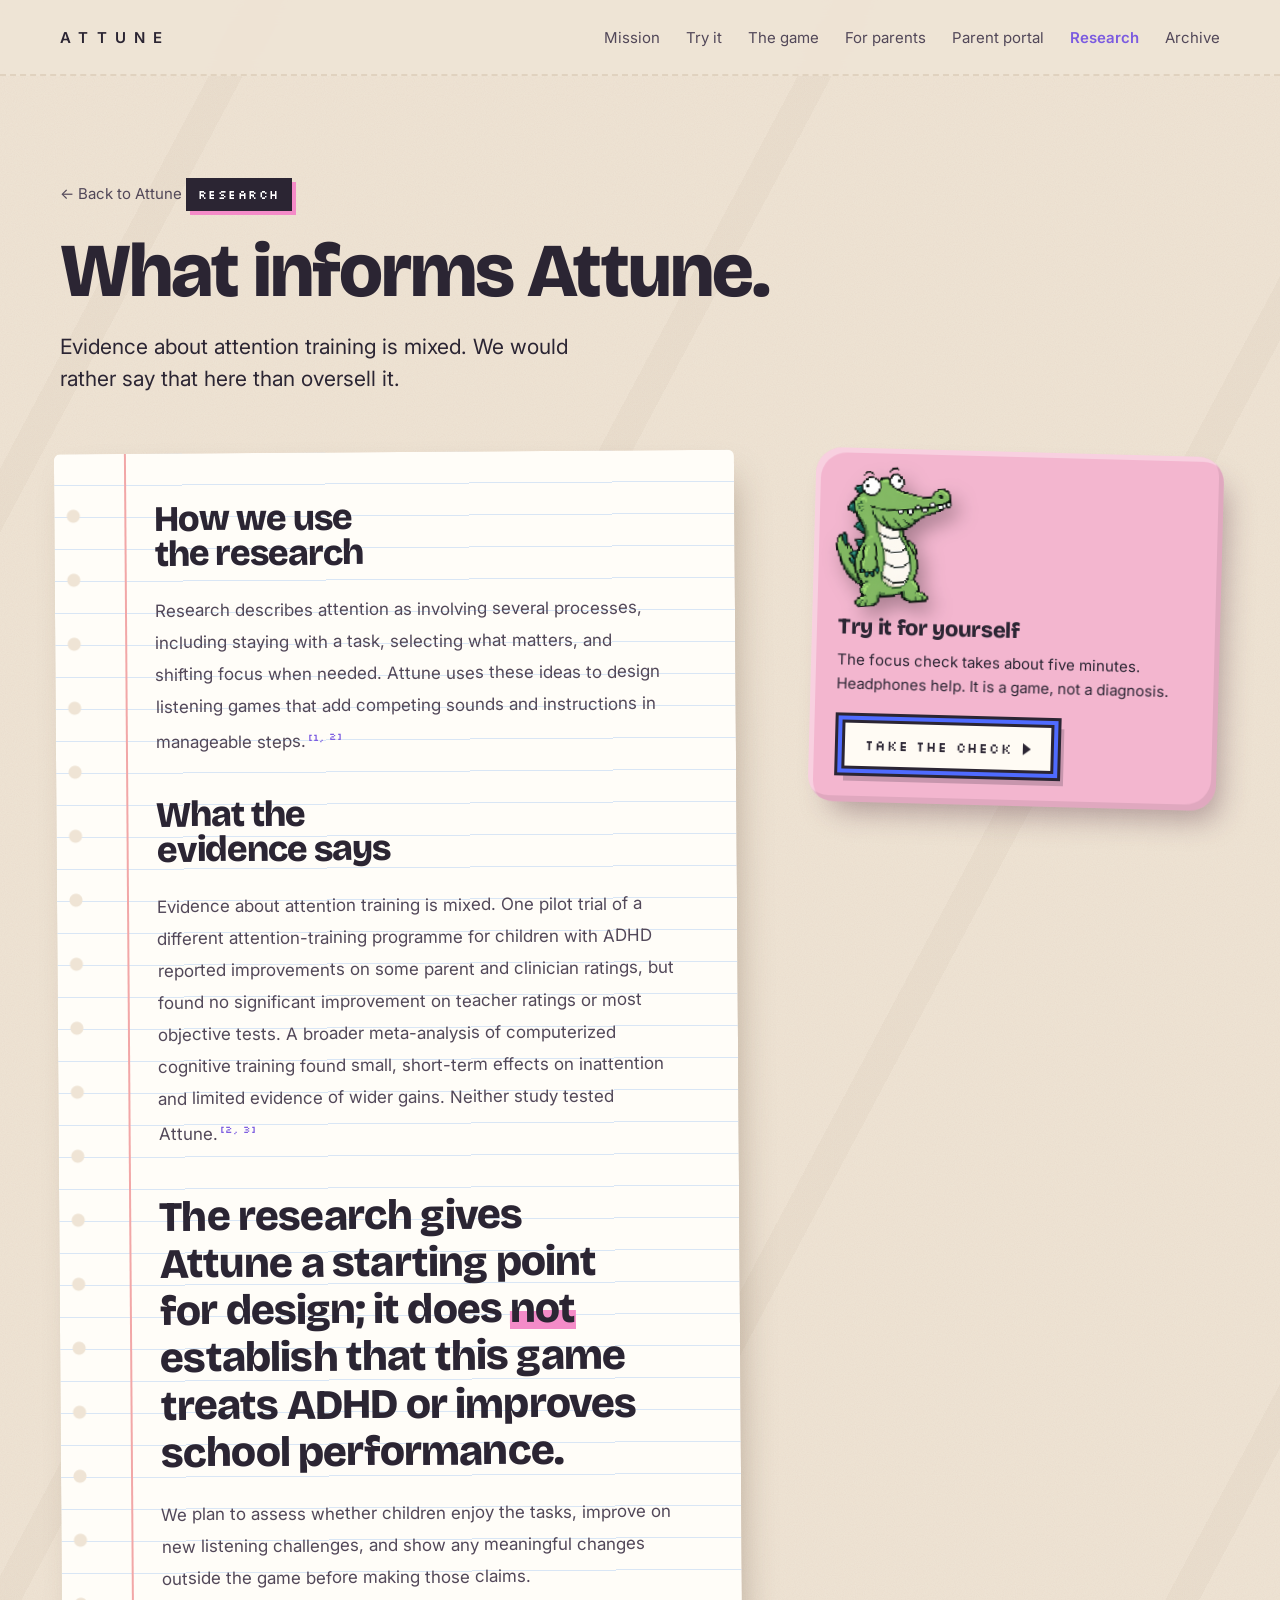
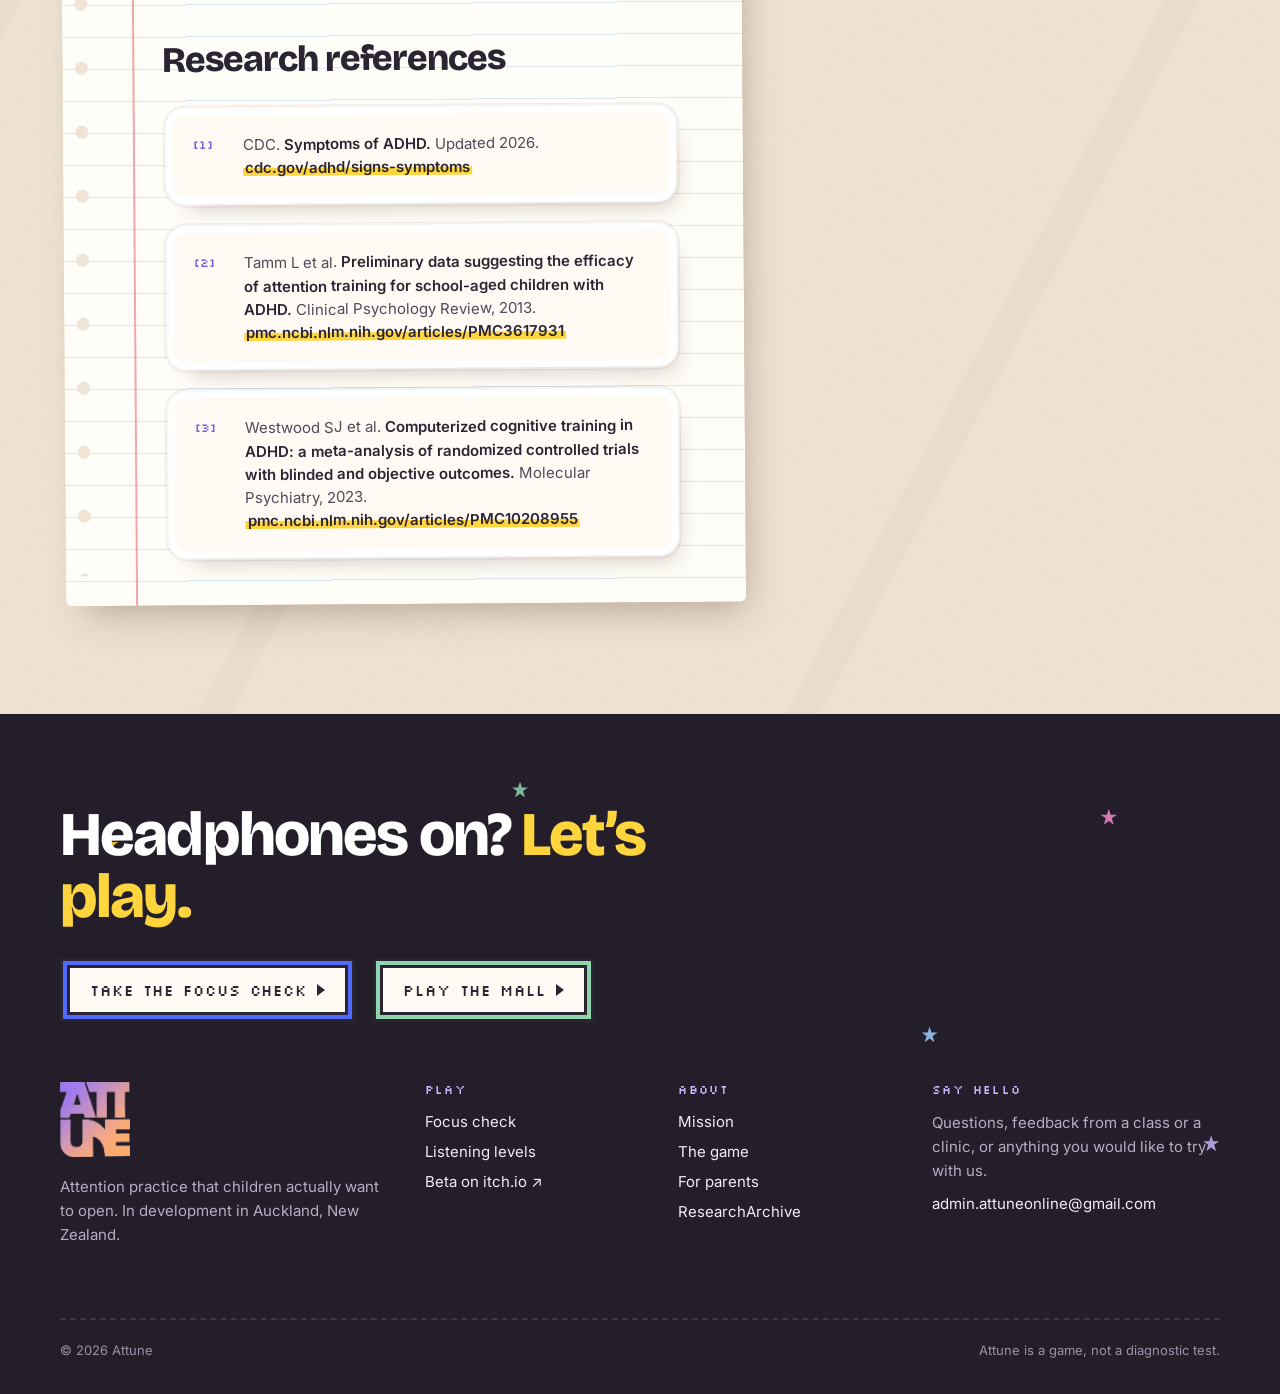
<file: research/index.html>
<!doctype html>
<html lang="en" data-root="..">
<head>
<meta charset="utf-8">
<meta name="viewport" content="width=device-width, initial-scale=1, viewport-fit=cover">
<link rel="icon" href="../assets/logo_symbol.png">
<title>What Informs Attune</title>
<link rel="preconnect" href="https://fonts.googleapis.com">
<link rel="preconnect" href="https://fonts.gstatic.com" crossorigin>
<link rel="stylesheet" href="https://fonts.googleapis.com/css2?family=Bricolage+Grotesque:opsz,wght@12..96,500;12..96,700;12..96,800&family=Caveat:wght@600;700&family=Inter:wght@400;500&family=Silkscreen&display=swap">
<link rel="stylesheet" href="../site.css">
<style>
  body{margin:0;background:var(--desk);}
  .rhero{padding-block:clamp(56px,8vw,104px) 40px;}
  .rhero .back{display:inline-block;margin-bottom:28px;font-size:15px;text-decoration:none;color:var(--ink-soft);}
  .rhero .back:hover{color:var(--ink);}
  .rgrid{display:grid;grid-template-columns:1.25fr .75fr;gap:clamp(32px,6vw,72px);align-items:start;}
  .aside{background:#F3B6CF;color:var(--ink);border-radius:26px;padding:26px;position:sticky;top:100px;transform:rotate(1.5deg);box-shadow:inset -5px -6px 0 rgba(0,0,0,.08), inset 5px 5px 0 rgba(255,255,255,.35), 12px 18px 30px -10px rgba(80,40,60,.4);}
  .aside h3{color:var(--ink);} .aside p{color:var(--ink);font-size:15px;}
  .aside img{width:120px;image-rendering:pixelated;display:block;margin:-8px 0 10px -6px;transform:rotate(-5deg);filter:drop-shadow(6px 10px 10px rgba(0,0,0,.3));}
  sup{font-family:var(--pixel);font-size:10px;color:var(--violet);margin-left:2px;}
  @media (max-width: 860px){ .rgrid{grid-template-columns:1fr;} .aside{position:static;} }
</style>
</head>
<body>
<div class="page" style="overflow:visible">
<header class="bar"><div class="wrap">
  <a class="wm" href="../index.html">ATTUNE</a>
  <nav aria-label="Main"><a href="../index.html#mission">Mission</a><a href="../index.html#try">Try it</a><a href="../index.html#game">The game</a><a href="../parents/">For parents</a><a href="../portal/index.html">Parent portal</a><a href="../research/" aria-current="page">Research</a><a href="../archive/">Archive</a></nav>
</div></header>

<main>
  <section class="wrap rhero">
    <a class="back" href="../index.html">← Back to Attune</a>
    <p class="eyebrow" style="--c:var(--pink)">Research</p>
    <h1 class="h" style="font-family:var(--display);font-weight:800;font-size:clamp(40px,6vw,76px);line-height:1;letter-spacing:-.025em;margin:0 0 22px;">What informs Attune.</h1>
    <p class="lede" style="max-width:40ch">Evidence about attention training is mixed. We would rather say that here than oversell it.</p>
  </section>

  <section class="wrap" style="padding-bottom:clamp(64px,9vw,110px)">
    <div class="rgrid">
      <div class="notebook">
        <h2 class="h" style="font-size:clamp(26px,3vw,36px)">How we use the research</h2>
        <p>Research describes attention as involving several processes, including staying with a task, selecting what matters, and shifting focus when needed. Attune uses these ideas to design listening games that add competing sounds and instructions in manageable steps.<sup>[1, 2]</sup></p>

        <h2 class="h" style="font-size:clamp(26px,3vw,36px);margin-top:40px">What the evidence says</h2>
        <p>Evidence about attention training is mixed. One pilot trial of a different attention-training programme for children with ADHD reported improvements on some parent and clinician ratings, but found no significant improvement on teacher ratings or most objective tests. A broader meta-analysis of computerized cognitive training found small, short-term effects on inattention and limited evidence of wider gains. Neither study tested Attune.<sup>[2, 3]</sup></p>

        <h2 class="honest" style="margin-top:44px">The research gives Attune a starting point for design; it does <em>not</em> establish that this game treats ADHD or improves school performance.</h2>
        <p>We plan to assess whether children enjoy the tasks, improve on new listening challenges, and show any meaningful changes outside the game before making those claims.</p>

        <h2 class="h" style="font-size:clamp(26px,3vw,36px);margin-top:48px">Research references</h2>
        <ol class="refs">
          <li><span>CDC. <i>Symptoms of ADHD.</i> Updated 2026. <a class="link" href="https://www.cdc.gov/adhd/signs-symptoms/index.html" target="_blank" rel="noopener">cdc.gov/adhd/signs-symptoms</a></span></li>
          <li><span>Tamm L et al. <i>Preliminary data suggesting the efficacy of attention training for school-aged children with ADHD.</i> Clinical Psychology Review, 2013. <a class="link" href="https://pmc.ncbi.nlm.nih.gov/articles/PMC3617931" target="_blank" rel="noopener">pmc.ncbi.nlm.nih.gov/articles/PMC3617931</a></span></li>
          <li><span>Westwood SJ et al. <i>Computerized cognitive training in ADHD: a meta-analysis of randomized controlled trials with blinded and objective outcomes.</i> Molecular Psychiatry, 2023. <a class="link" href="https://pmc.ncbi.nlm.nih.gov/articles/PMC10208955" target="_blank" rel="noopener">pmc.ncbi.nlm.nih.gov/articles/PMC10208955</a></span></li>
        </ol>
      </div>
      <aside class="aside">
        <img class="sticker" src="../assets/croc.png" alt="">
        <h3>Try it for yourself</h3>
        <p>The focus check takes about five minutes. Headphones help. It is a game, not a diagnosis.</p>
        <a class="btn" data-site="/focus-check/" href="../focus-check/">Take the check</a>
      </aside>
    </div>
  </section>
</main>
</div>
<footer class="foot" id="contact">
  <div class="stars" aria-hidden="true">
    <span style="--c:var(--yellow);left:8%;top:18%;--dl:0s"></span><span style="--c:var(--pink);left:86%;top:14%;--dl:.8s"></span>
    <span style="--c:var(--sky);left:72%;top:46%;--dl:1.6s"></span><span style="--c:var(--mint);left:40%;top:10%;--dl:2.2s"></span>
    <span style="--c:var(--lilac);left:94%;top:62%;--dl:1.1s"></span>
  </div>
  <div class="wrap">
    <p class="big">Headphones on? <span>Let’s play.</span></p>
    <div class="row">
      <a class="btn" data-site="/focus-check/" href="../focus-check/">Take the focus check</a>
      <a class="btn mint" data-site="/mall/" href="../mall/">Play the mall</a>
    </div>
    <div class="cols">
      <div><img class="logo" src="../assets/logo_symbol.png" alt="Attune"><p>Attention practice that children actually want to open. In development in Auckland, New Zealand.</p></div>
      <div><h4>Play</h4><ul><li><a data-site="/focus-check/" href="../focus-check/">Focus check</a></li><li><a data-site="/play/" href="../play/">Listening levels</a></li><li><a href="https://bibyeo.itch.io/attuneonline" target="_blank" rel="noopener">Beta on itch.io ↗</a></li></ul></div>
      <div><h4>About</h4><ul><li><a href="../index.html#mission">Mission</a></li><li><a href="../index.html#game">The game</a></li><li><a href="../parents/">For parents</a></li><li><a href="../research/">Research</a><a href="../archive/">Archive</a></li></ul></div>
      <div><h4>Say hello</h4><p style="margin-bottom:10px">Questions, feedback from a class or a clinic, or anything you would like to try with us.</p><button class="copy-email" type="button" data-email>Email us →</button></div>
    </div>
    <div class="base"><span>© 2026 Attune</span><span>Attune is a game, not a diagnostic test.</span></div>
  </div>
</footer>
<script src="../site.js"></script>

</body>
</html>
</file>
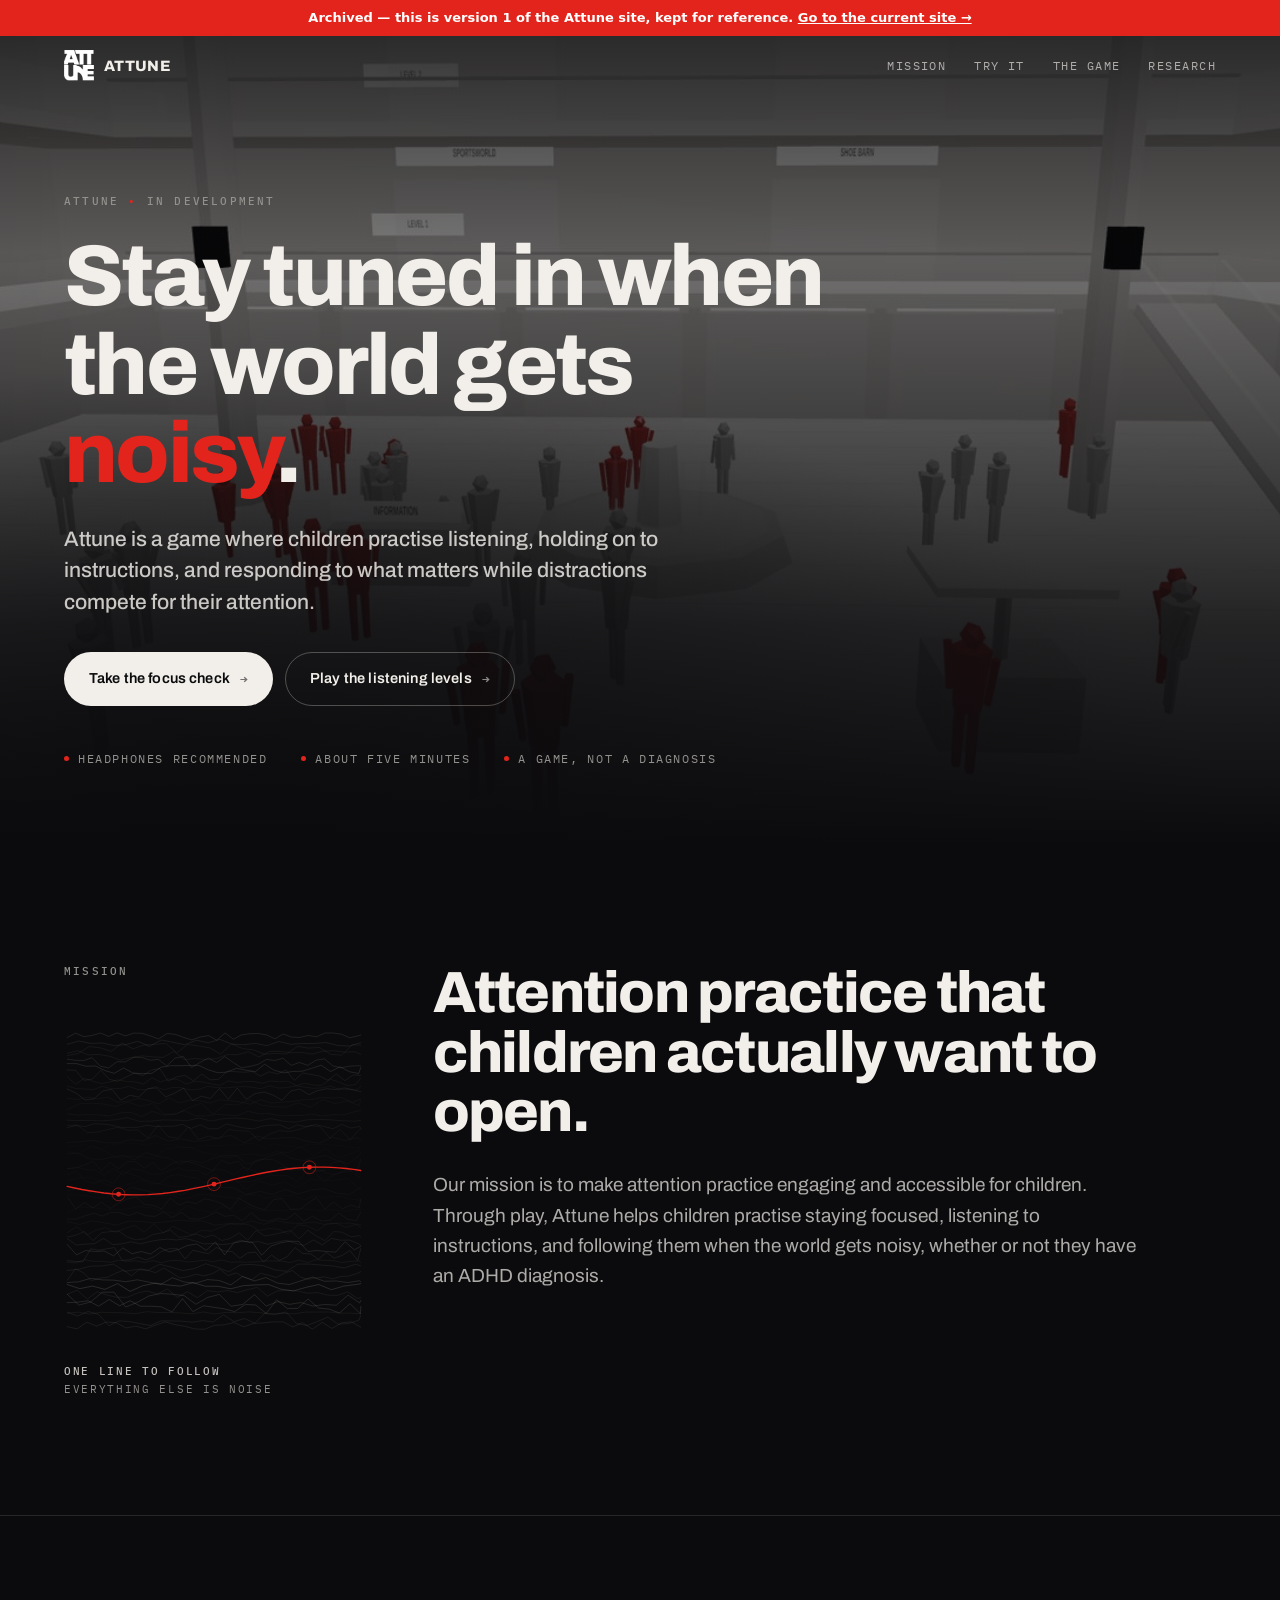
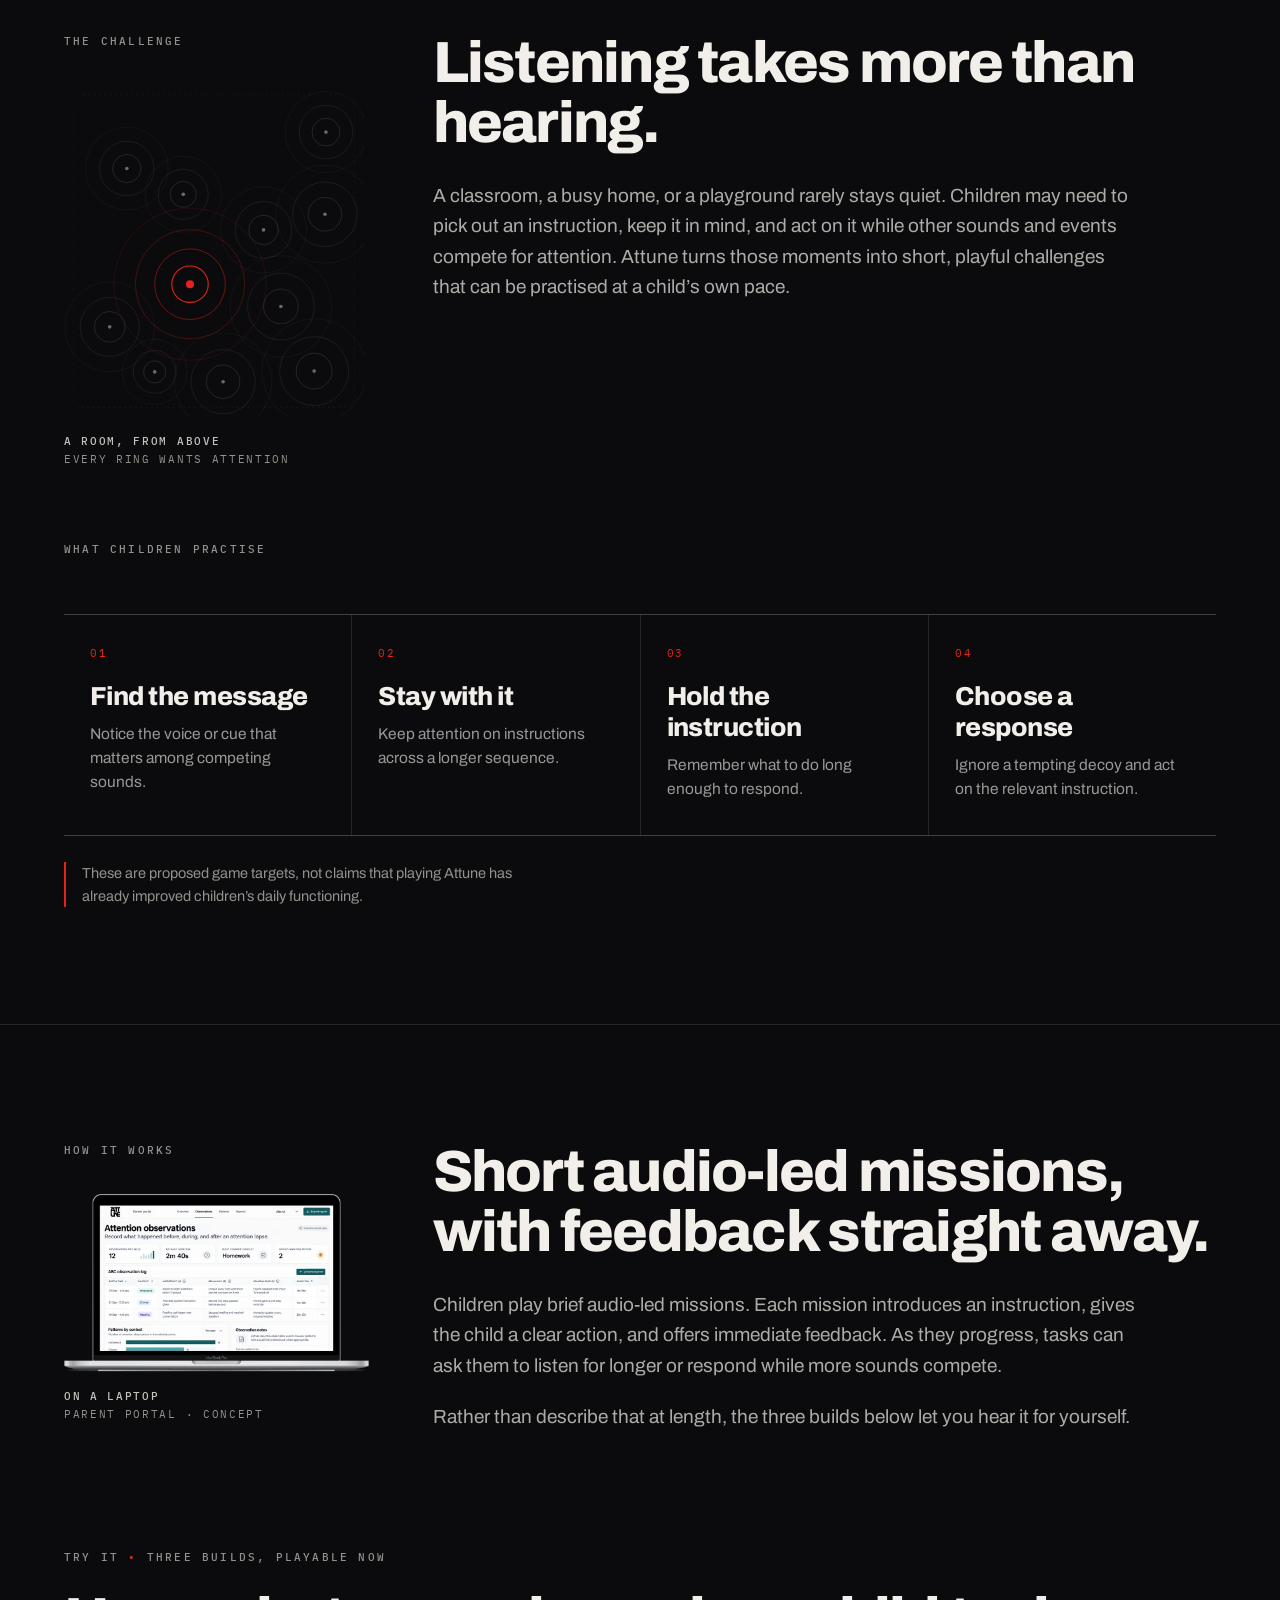
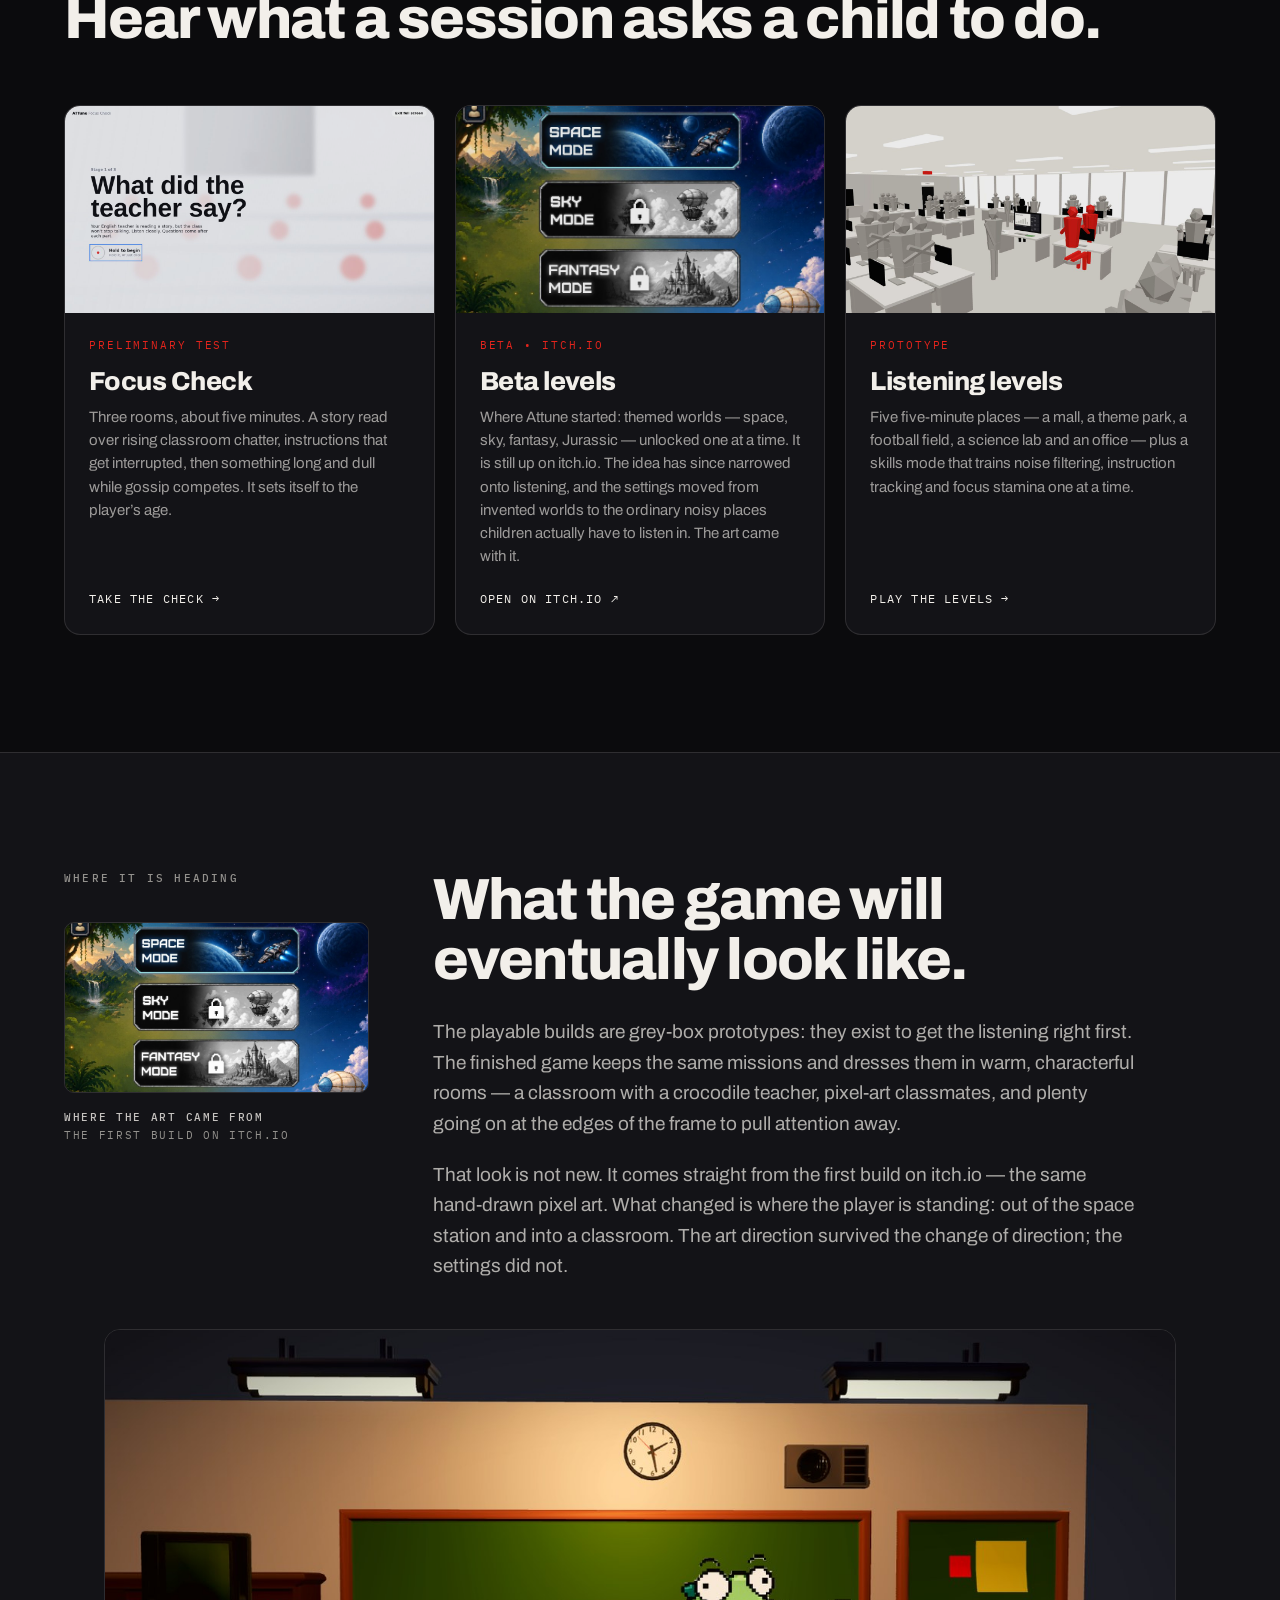
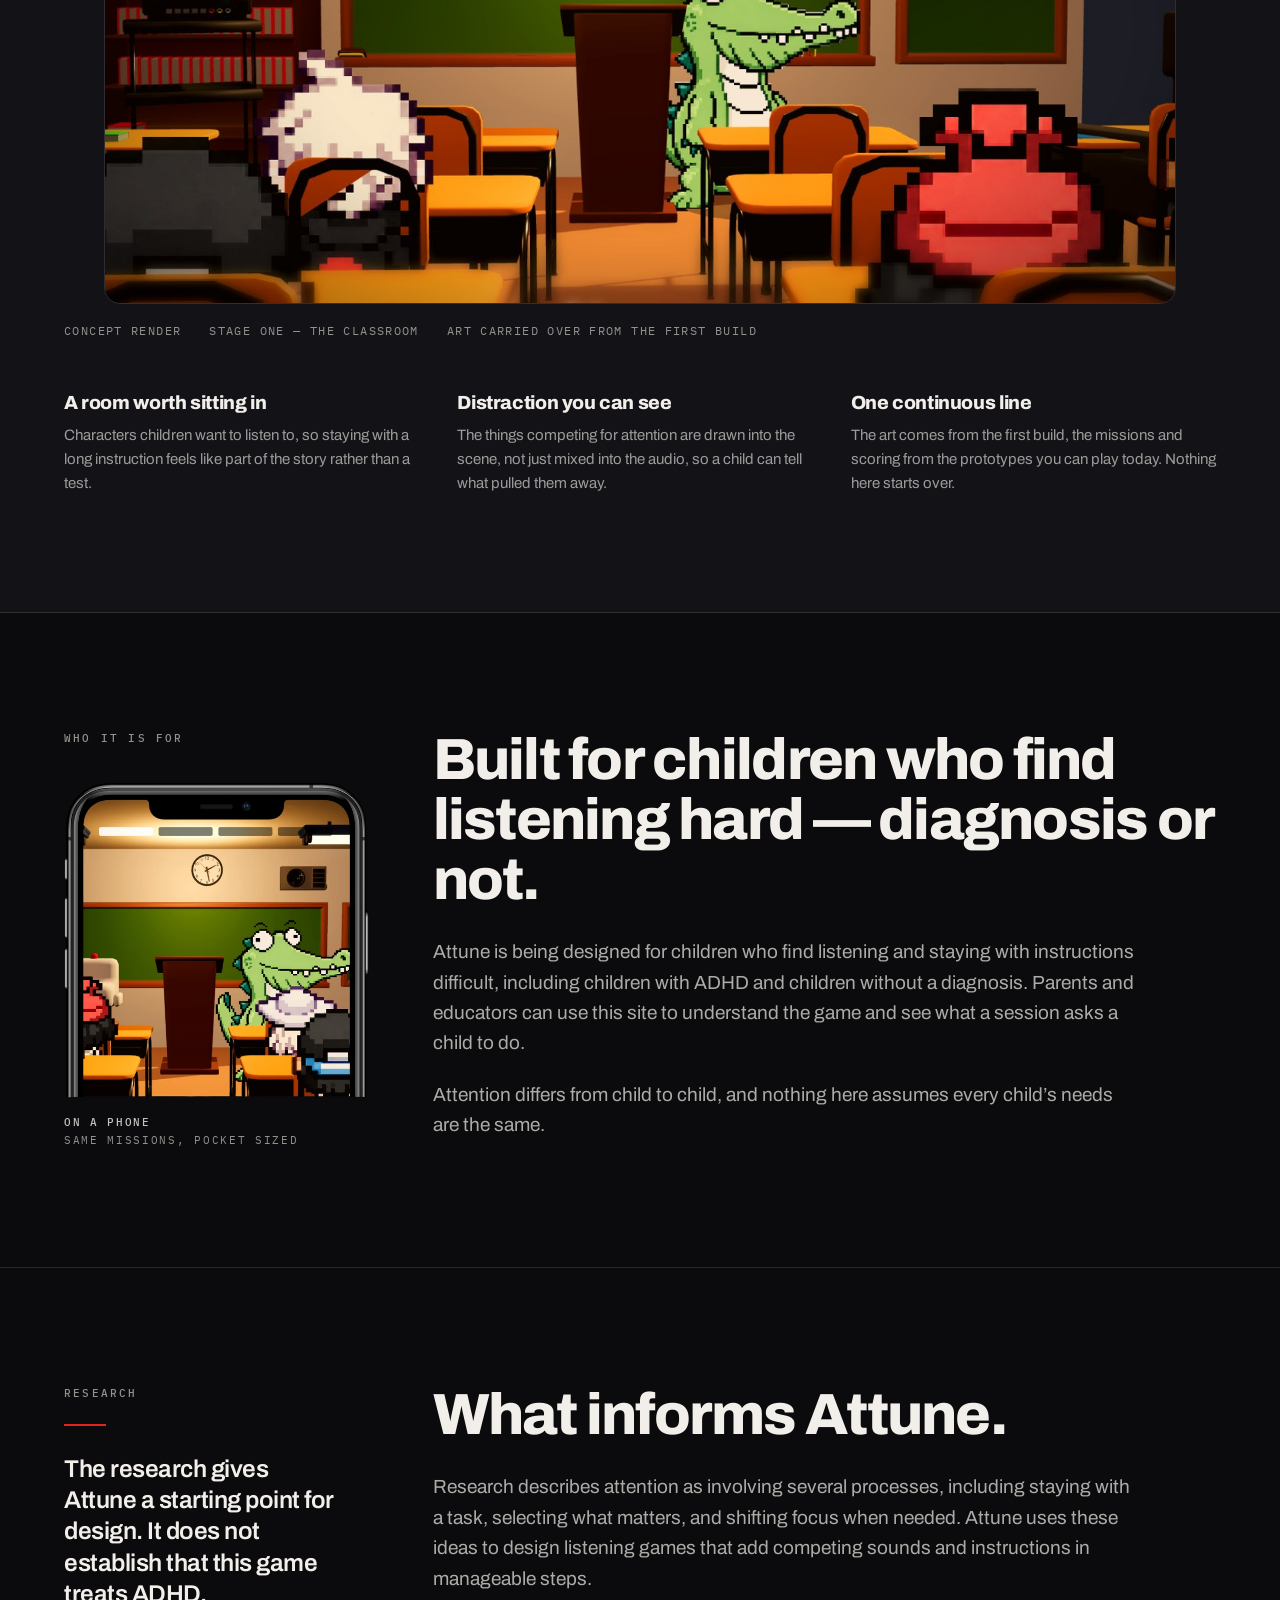
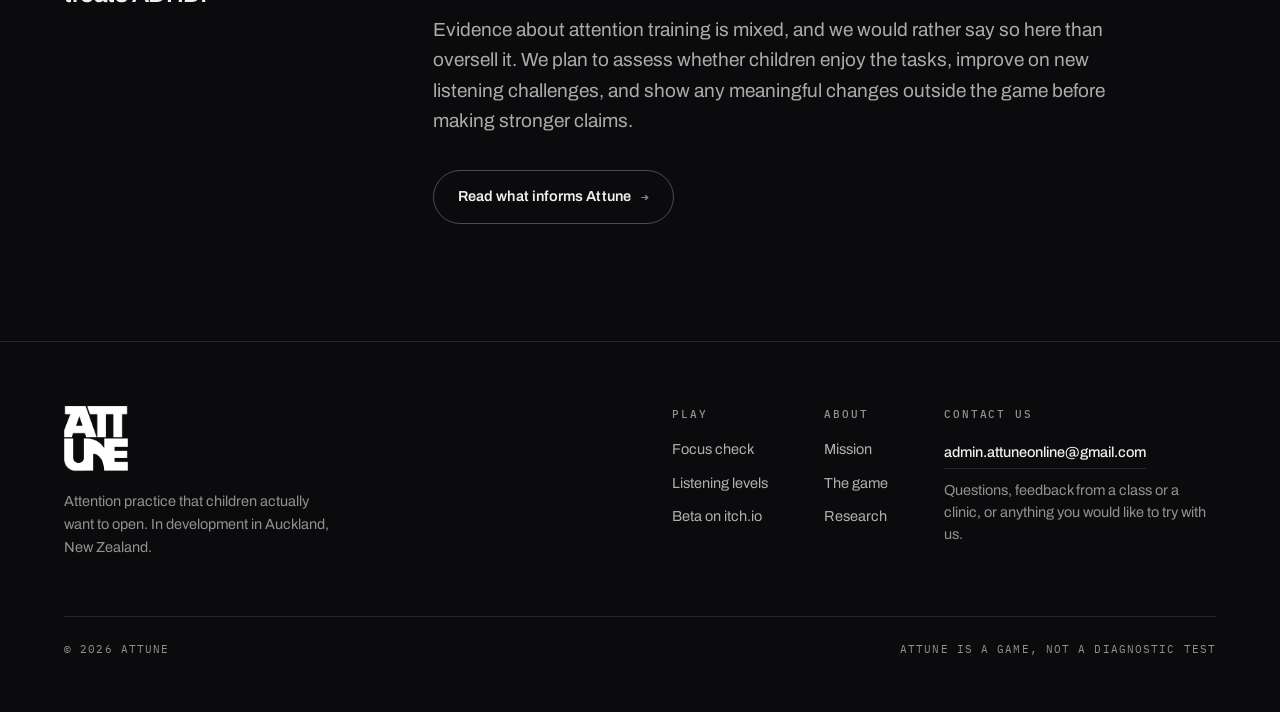
<file: archive/v1/index.html>
<!doctype html>
<html lang="en-NZ">
<head>
<meta charset="utf-8">
<meta name="viewport" content="width=device-width, initial-scale=1, viewport-fit=cover">
<title>Attune — Stay tuned in when the world gets noisy</title>
<meta name="description" content="Attune is a game where children practise listening, holding on to instructions, and responding to what matters while distractions compete for their attention.">
<meta name="theme-color" content="#0B0B0D">
<link rel="icon" href="assets/favicon.png" type="image/png">
<link rel="apple-touch-icon" href="assets/apple-touch-icon.png">
<meta property="og:title" content="Attune — Stay tuned in when the world gets noisy">
<meta property="og:description" content="A game where children practise listening, holding on to instructions, and responding to what matters while distractions compete for their attention.">
<meta property="og:type" content="website">
<meta property="og:image" content="assets/shot-mall.jpg">
<link rel="preconnect" href="https://fonts.googleapis.com">
<link rel="preconnect" href="https://fonts.gstatic.com" crossorigin>
<link href="https://fonts.googleapis.com/css2?family=Archivo:wght@400;500;600;800&family=IBM+Plex+Mono:wght@400;500&display=swap" rel="stylesheet">
<link rel="stylesheet" href="css/site.css?v=066c5d30">
</head>
<body>
<div style="position:fixed;left:0;right:0;top:0;z-index:100;background:#E3241C;color:#fff;font:600 13px/1.4 system-ui,sans-serif;text-align:center;padding:9px 16px">Archived &mdash; this is version 1 of the Attune site, kept for reference. <a href="../../" style="color:#fff">Go to the current site &rarr;</a></div>


<header class="nav" id="nav" style="top:34px">
  <div class="nav-in">
  <a class="mark" href="./"><img src="assets/logo-white.png" alt=""><b>ATTUNE</b></a>
  <nav class="nav-links">
    <a href="#mission" class="hide-sm">Mission</a>
    <a href="#try">Try it</a>
    <a href="#vision" class="hide-sm">The game</a>
    <a href="research/">Research</a>
  </nav>
  </div>
</header>

<main>

<!-- ------------------------------------------------------------- hero -->
<section class="hero">
  <div class="hero-bg"><img src="assets/shot-mall.jpg" alt="" fetchpriority="high"></div>
  <div class="hero-in wrap">
    <span class="eyebrow">Attune <span class="dot">&bull;</span> In development</span>
    <h1>Stay tuned in when the world gets <em>noisy</em>.</h1>
    <p class="lede">Attune is a game where children practise listening, holding on to instructions, and responding to what matters while distractions compete for their attention.</p>
    <div class="btn-row">
      <a class="btn" href="../../focus-check/">Take the focus check <span class="ar">&rarr;</span></a>
      <a class="btn ghost" href="../../play/">Play the listening levels <span class="ar">&rarr;</span></a>
    </div>
    <div class="hero-foot">
      <span><i></i>Headphones recommended</span>
      <span><i></i>About five minutes</span>
      <span><i></i>A game, not a diagnosis</span>
    </div>
  </div>
</section>

<!-- ------------------------------------------------------------- mission -->
<section class="sect wrap" id="mission">
  <div class="split">
    <div class="side rv">
      <span class="eyebrow">Mission</span>
      <figure class="art">
        <img src="assets/art-signal.svg" alt="Dozens of faint, jittery lines fill the frame while one steady red line runs straight through them." loading="lazy" width="560" height="620">
        <figcaption><b>One line to follow</b><br>Everything else is noise</figcaption>
      </figure>
    </div>
    <div class="big-body rv">
      <h2>Attention practice that children actually want to open.</h2>
      <p style="margin-top:28px">Our mission is to make attention practice engaging and accessible for children. Through play, Attune helps children practise staying focused, listening to instructions, and following them when the world gets noisy, whether or not they have an ADHD diagnosis.</p>
    </div>
  </div>
</section>

<hr class="rule">

<!-- ------------------------------------------------------------- challenge -->
<section class="sect wrap" id="challenge">
  <div class="split">
    <div class="side rv">
      <span class="eyebrow">The challenge</span>
      <figure class="art">
        <img src="assets/art-room.svg" alt="A room seen from above: ten faint sources ripple across it while one red source rings clearly." loading="lazy" width="560" height="620">
        <figcaption><b>A room, from above</b><br>Every ring wants attention</figcaption>
      </figure>
    </div>
    <div class="big-body rv">
      <h2>Listening takes more than hearing.</h2>
      <p style="margin-top:28px">A classroom, a busy home, or a playground rarely stays quiet. Children may need to pick out an instruction, keep it in mind, and act on it while other sounds and events compete for attention. Attune turns those moments into short, playful challenges that can be practised at a child&rsquo;s own pace.</p>
    </div>
  </div>

  <span class="eyebrow rv" style="margin-top:72px">What children practise</span>
  <ul class="practise rv">
    <li><span class="n">01</span><h3>Find the message</h3><p>Notice the voice or cue that matters among competing sounds.</p></li>
    <li><span class="n">02</span><h3>Stay with it</h3><p>Keep attention on instructions across a longer sequence.</p></li>
    <li><span class="n">03</span><h3>Hold the instruction</h3><p>Remember what to do long enough to respond.</p></li>
    <li><span class="n">04</span><h3>Choose a response</h3><p>Ignore a tempting decoy and act on the relevant instruction.</p></li>
  </ul>
  <p class="note rv">These are proposed game targets, not claims that playing Attune has already improved children&rsquo;s daily functioning.</p>
</section>

<hr class="rule">

<!-- ------------------------------------------------------------- how it works -->
<section class="sect wrap" id="how">
  <div class="split">
    <div class="side rv">
      <span class="eyebrow">How it works</span>
      <figure class="device laptop">
        <img src="assets/device-laptop.webp" alt="The Attune parent portal on a laptop, showing a log of attention observations." loading="lazy" width="960" height="561">
        <figcaption><b>On a laptop</b><br>Parent portal &middot; concept</figcaption>
      </figure>
    </div>
    <div class="big-body rv">
      <h2>Short audio-led missions, with feedback straight away.</h2>
      <p style="margin-top:28px">Children play brief audio-led missions. Each mission introduces an instruction, gives the child a clear action, and offers immediate feedback. As they progress, tasks can ask them to listen for longer or respond while more sounds compete.</p>
      <p>Rather than describe that at length, the three builds below let you hear it for yourself.</p>
    </div>
  </div>
</section>

<!-- ------------------------------------------------------------- try it -->
<section class="sect wrap" id="try" style="padding-top:0">
  <span class="eyebrow rv">Try it <span class="dot">&bull;</span> Three builds, playable now</span>
  <h2 class="rv">Hear what a session asks a child to do.</h2>

  <div class="cards">
    <a class="card rv" href="../../focus-check/">
      <div class="shot"><img src="assets/shot-check.jpg" alt="The focus check opening its first stage, headed “What did the teacher say?”" loading="lazy"></div>
      <div class="body">
        <span class="tag">Preliminary test</span>
        <h3>Focus Check</h3>
        <p>Three rooms, about five minutes. A story read over rising classroom chatter, instructions that get interrupted, then something long and dull while gossip competes. It sets itself to the player&rsquo;s age.</p>
        <span class="go">Take the check <span aria-hidden="true">&rarr;</span></span>
      </div>
    </a>

    <a class="card rv" href="https://bibyeo.itch.io/attuneonline" target="_blank" rel="noopener">
      <div class="shot"><img src="assets/shot-beta.jpg" alt="The original Attune mode select: Space Mode unlocked, with Sky, Fantasy and Jurassic modes still locked." loading="lazy"></div>
      <div class="body">
        <span class="tag">Beta &bull; itch.io</span>
        <h3>Beta levels</h3>
        <p>Where Attune started: themed worlds &mdash; space, sky, fantasy, Jurassic &mdash; unlocked one at a time. It is still up on itch.io. The idea has since narrowed onto listening, and the settings moved from invented worlds to the ordinary noisy places children actually have to listen in. The art came with it.</p>
        <span class="go">Open on itch.io <span aria-hidden="true">&#8599;</span></span>
      </div>
    </a>

    <a class="card rv" href="../../play/">
      <div class="shot"><img src="assets/shot-office.jpg" alt="An open-plan office rendered in the game’s pale low-poly style" loading="lazy"></div>
      <div class="body">
        <span class="tag">Prototype</span>
        <h3>Listening levels</h3>
        <p>Five five-minute places &mdash; a mall, a theme park, a football field, a science lab and an office &mdash; plus a skills mode that trains noise filtering, instruction tracking and focus stamina one at a time.</p>
        <span class="go">Play the levels <span aria-hidden="true">&rarr;</span></span>
      </div>
    </a>
  </div>
</section>

<!-- ------------------------------------------------------------- vision -->
<section class="sect vision" id="vision">
  <div class="wrap">
    <div class="split">
      <div class="side rv">
        <span class="eyebrow">Where it is heading</span>
        <figure class="side-shot">
          <img src="assets/shot-beta.jpg" alt="The original Attune mode select, with its hand-drawn pixel-art worlds." loading="lazy" width="806" height="453">
          <figcaption><b>Where the art came from</b><br>The first build on itch.io</figcaption>
        </figure>
      </div>
      <div class="big-body rv">
        <h2>What the game will eventually look like.</h2>
        <p style="margin-top:28px">The playable builds are grey-box prototypes: they exist to get the listening right first. The finished game keeps the same missions and dresses them in warm, characterful rooms &mdash; a classroom with a crocodile teacher, pixel-art classmates, and plenty going on at the edges of the frame to pull attention away.</p>
        <p>That look is not new. It comes straight from the first build on itch.io &mdash; the same hand-drawn pixel art. What changed is where the player is standing: out of the space station and into a classroom. The art direction survived the change of direction; the settings did not.</p>
      </div>
    </div>

    <figure class="vision-shot rv" style="margin-bottom:0">
      <img src="assets/classroom.jpg" alt="Concept render of an Attune classroom: a crocodile teacher at a lectern in front of a green chalkboard, with pixel-art classmates at orange desks." loading="lazy">
    </figure>
    <div class="vision-cap rv">
      <span>Concept render</span><span>Stage one &mdash; the classroom</span><span>Art carried over from the first build</span>
    </div>

    <div class="vision-grid">
      <div class="rv"><h3>A room worth sitting in</h3><p>Characters children want to listen to, so staying with a long instruction feels like part of the story rather than a test.</p></div>
      <div class="rv"><h3>Distraction you can see</h3><p>The things competing for attention are drawn into the scene, not just mixed into the audio, so a child can tell what pulled them away.</p></div>
      <div class="rv"><h3>One continuous line</h3><p>The art comes from the first build, the missions and scoring from the prototypes you can play today. Nothing here starts over.</p></div>
    </div>
  </div>
</section>

<!-- ------------------------------------------------------------- who it is for -->
<section class="sect wrap" id="who">
  <div class="split">
    <div class="side rv">
      <span class="eyebrow">Who it is for</span>
      <figure class="device">
        <img src="assets/device-phone.webp" alt="An Attune classroom scene running on a phone." loading="lazy" width="600" height="623">
        <figcaption><b>On a phone</b><br>Same missions, pocket sized</figcaption>
      </figure>
    </div>
    <div class="big-body rv">
      <h2>Built for children who find listening hard &mdash; diagnosis or not.</h2>
      <p style="margin-top:28px">Attune is being designed for children who find listening and staying with instructions difficult, including children with ADHD and children without a diagnosis. Parents and educators can use this site to understand the game and see what a session asks a child to do.</p>
      <p>Attention differs from child to child, and nothing here assumes every child&rsquo;s needs are the same.</p>
    </div>
  </div>
</section>

<hr class="rule">

<!-- ------------------------------------------------------------- research -->
<section class="sect wrap" id="research">
  <div class="split">
    <div class="side rv">
      <span class="eyebrow">Research</span>
      <p class="quote">The research gives Attune a starting point for design. It does not establish that this game treats ADHD.</p>
    </div>
    <div class="big-body rv">
      <h2>What informs Attune.</h2>
      <p style="margin-top:28px">Research describes attention as involving several processes, including staying with a task, selecting what matters, and shifting focus when needed. Attune uses these ideas to design listening games that add competing sounds and instructions in manageable steps.</p>
      <p>Evidence about attention training is mixed, and we would rather say so here than oversell it. We plan to assess whether children enjoy the tasks, improve on new listening challenges, and show any meaningful changes outside the game before making stronger claims.</p>
      <div class="btn-row">
        <a class="btn ghost" href="research/">Read what informs Attune <span class="ar">&rarr;</span></a>
      </div>
    </div>
  </div>
</section>

</main>

<footer class="foot">
  <div class="wrap">
    <div class="foot-top">
      <div>
        <a class="mark" href="./" style="text-decoration:none"><img src="assets/logo-white.png" alt="Attune"></a>
        <p>Attention practice that children actually want to open. In development in Auckland, New Zealand.</p>
      </div>
      <div class="foot-nav">
        <div class="foot-col">
          <h4>Play</h4>
          <a href="../../focus-check/">Focus check</a>
          <a href="../../play/">Listening levels</a>
          <a href="https://bibyeo.itch.io/attuneonline" target="_blank" rel="noopener">Beta on itch.io</a>
        </div>
        <div class="foot-col">
          <h4>About</h4>
          <a href="#mission">Mission</a>
          <a href="#vision">The game</a>
          <a href="research/">Research</a>
        </div>
        <div class="foot-col">
          <h4>Contact us</h4>
          <a class="mail" href="mailto:admin.attuneonline@gmail.com">admin.attuneonline@gmail.com</a>
          <p class="foot-note">Questions, feedback from a class or a clinic, or anything you would like to try with us.</p>
        </div>
      </div>
    </div>
    <div class="foot-bot">
      <span>&copy; <span id="yr">2026</span> Attune</span>
      <span>Attune is a game, not a diagnostic test</span>
    </div>
  </div>
</footer>

<script src="js/site.js?v=39123391"></script>
</body>
</html>
</file>
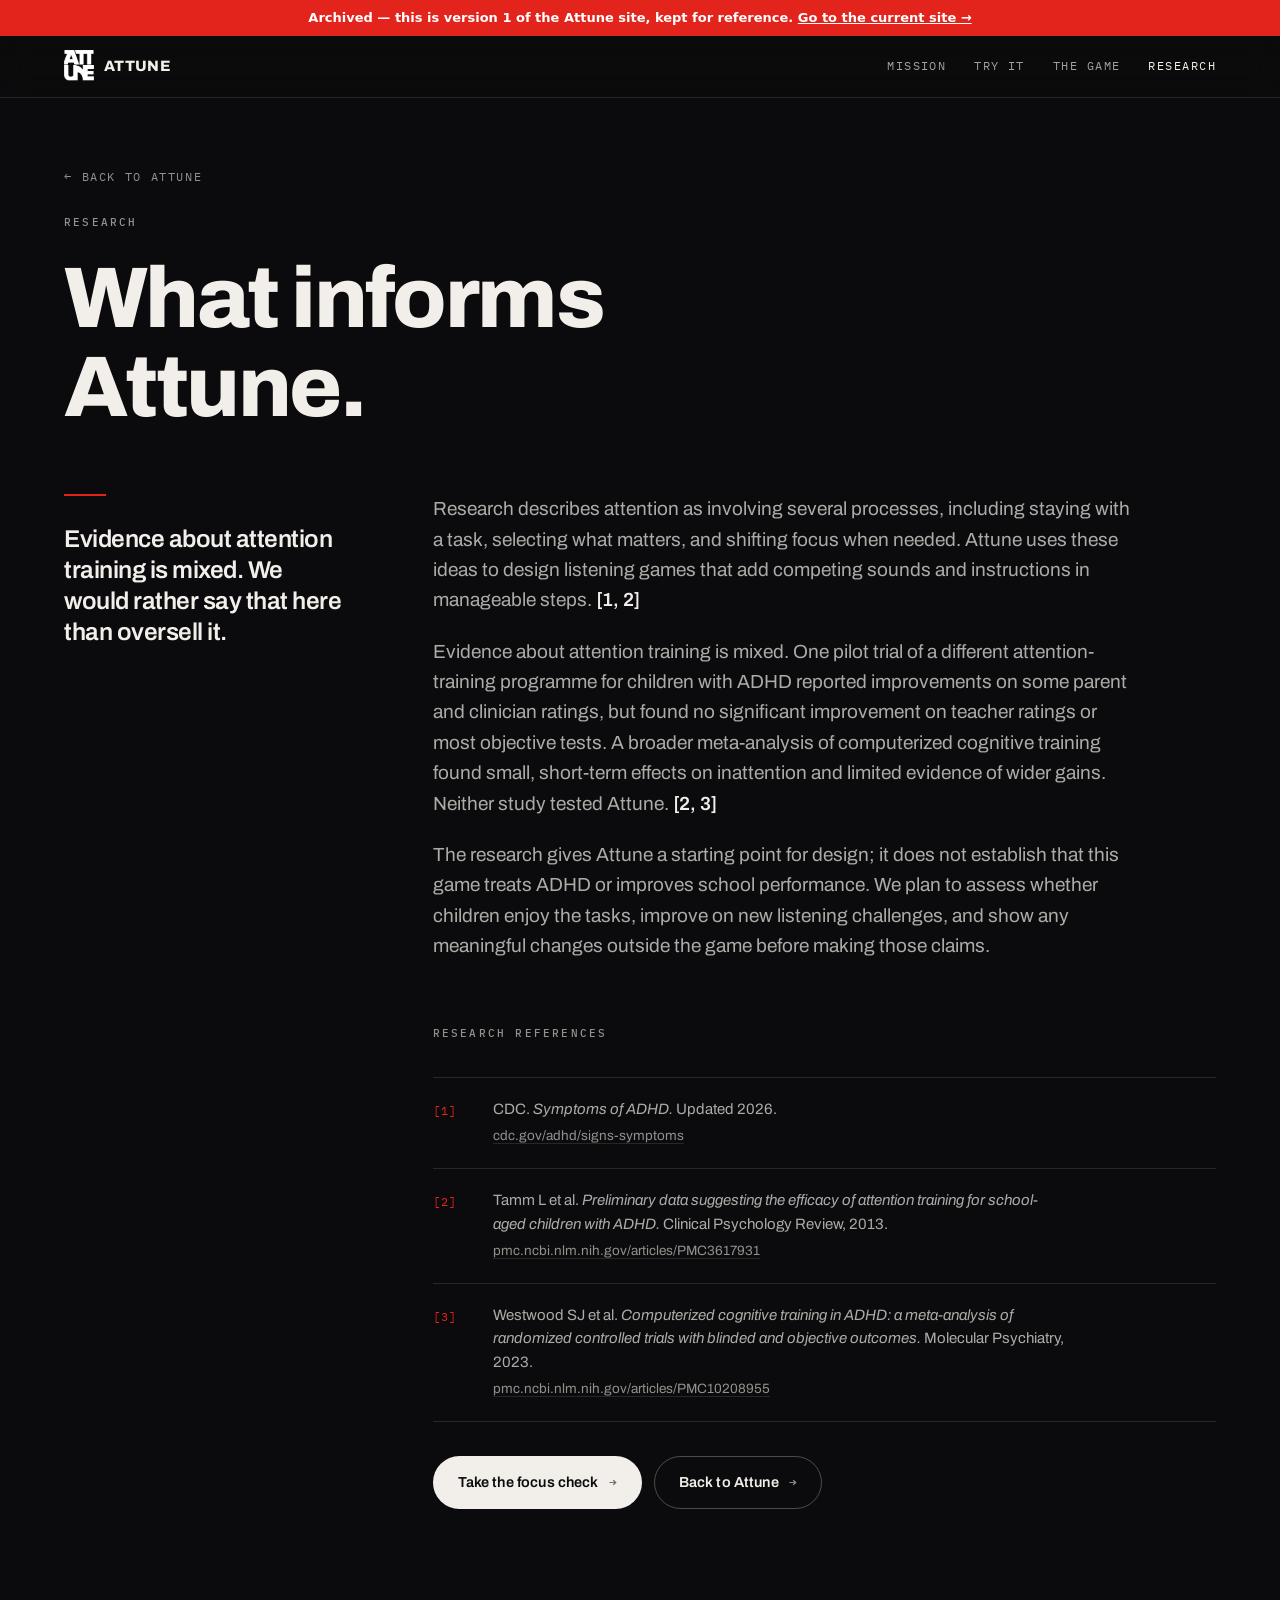
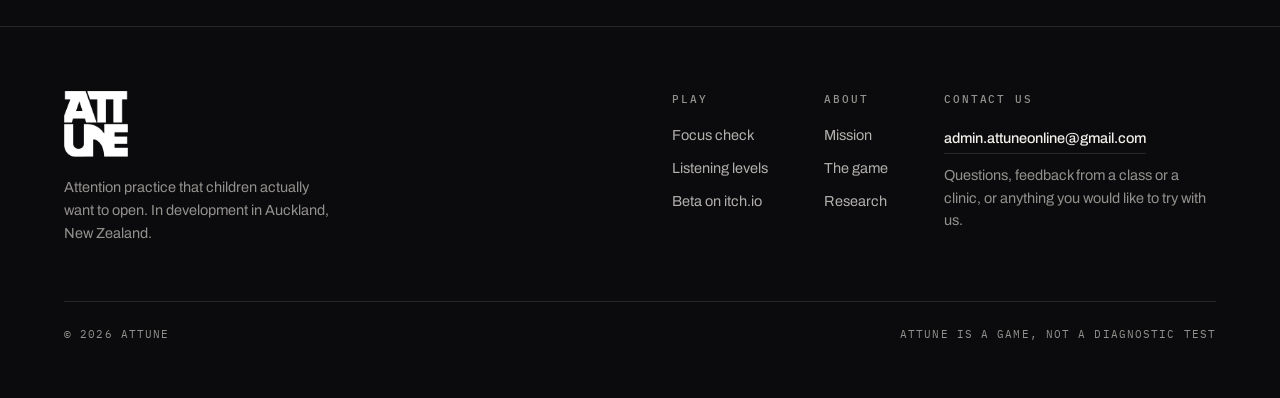
<file: archive/v1/research/index.html>
<!doctype html>
<html lang="en-NZ">
<head>
<meta charset="utf-8">
<meta name="viewport" content="width=device-width, initial-scale=1, viewport-fit=cover">
<title>What informs Attune — Research</title>
<meta name="description" content="What the research does and does not say about attention training, and what Attune takes from it.">
<meta name="theme-color" content="#0B0B0D">
<link rel="icon" href="../assets/favicon.png" type="image/png">
<link rel="apple-touch-icon" href="../assets/apple-touch-icon.png">
<link rel="preconnect" href="https://fonts.googleapis.com">
<link rel="preconnect" href="https://fonts.gstatic.com" crossorigin>
<link href="https://fonts.googleapis.com/css2?family=Archivo:wght@400;500;600;800&family=IBM+Plex+Mono:wght@400;500&display=swap" rel="stylesheet">
<link rel="stylesheet" href="../css/site.css?v=066c5d30">
</head>
<body>
<div style="position:fixed;left:0;right:0;top:0;z-index:100;background:#E3241C;color:#fff;font:600 13px/1.4 system-ui,sans-serif;text-align:center;padding:9px 16px">Archived &mdash; this is version 1 of the Attune site, kept for reference. <a href="../../../" style="color:#fff">Go to the current site &rarr;</a></div>


<header class="nav is-stuck" id="nav" style="top:34px">
  <div class="nav-in">
  <a class="mark" href="../"><img src="../assets/logo-white.png" alt=""><b>ATTUNE</b></a>
  <nav class="nav-links">
    <a href="../#mission" class="hide-sm">Mission</a>
    <a href="../#try">Try it</a>
    <a href="../#vision" class="hide-sm">The game</a>
    <a href="./" aria-current="page" style="color:var(--paper)">Research</a>
  </nav>
  </div>
</header>

<main>
<section class="page-head wrap">
  <a class="back" href="../"><span aria-hidden="true">&larr;</span> Back to Attune</a>
  <span class="eyebrow">Research</span>
  <h1 style="max-width:14ch">What informs Attune.</h1>
</section>

<section class="sect wrap" style="padding-top:clamp(48px,7vh,80px)">
  <div class="split">
    <div class="side rv">
      <p class="quote">Evidence about attention training is mixed. We would rather say that here than oversell it.</p>
    </div>
    <div class="big-body rv">
      <p>Research describes attention as involving several processes, including staying with a task, selecting what matters, and shifting focus when needed. Attune uses these ideas to design listening games that add competing sounds and instructions in manageable steps. <strong>[1, 2]</strong></p>
      <p>Evidence about attention training is mixed. One pilot trial of a different attention-training programme for children with ADHD reported improvements on some parent and clinician ratings, but found no significant improvement on teacher ratings or most objective tests. A broader meta-analysis of computerized cognitive training found small, short-term effects on inattention and limited evidence of wider gains. Neither study tested Attune. <strong>[2, 3]</strong></p>
      <p>The research gives Attune a starting point for design; it does not establish that this game treats ADHD or improves school performance. We plan to assess whether children enjoy the tasks, improve on new listening challenges, and show any meaningful changes outside the game before making those claims.</p>

      <span class="eyebrow rv" style="margin-top:64px">Research references</span>
      <ul class="refs rv">
        <li>
          <span class="n">[1]</span>
          <div>
            <p>CDC. <em>Symptoms of ADHD.</em> Updated 2026.</p>
            <a href="https://www.cdc.gov/adhd/signs-symptoms/index.html" target="_blank" rel="noopener">cdc.gov/adhd/signs-symptoms</a>
          </div>
        </li>
        <li>
          <span class="n">[2]</span>
          <div>
            <p>Tamm L et al. <em>Preliminary data suggesting the efficacy of attention training for school-aged children with ADHD.</em> Clinical Psychology Review, 2013.</p>
            <a href="https://pmc.ncbi.nlm.nih.gov/articles/PMC3617931/" target="_blank" rel="noopener">pmc.ncbi.nlm.nih.gov/articles/PMC3617931</a>
          </div>
        </li>
        <li>
          <span class="n">[3]</span>
          <div>
            <p>Westwood SJ et al. <em>Computerized cognitive training in ADHD: a meta-analysis of randomized controlled trials with blinded and objective outcomes.</em> Molecular Psychiatry, 2023.</p>
            <a href="https://pmc.ncbi.nlm.nih.gov/articles/PMC10208955/" target="_blank" rel="noopener">pmc.ncbi.nlm.nih.gov/articles/PMC10208955</a>
          </div>
        </li>
      </ul>

      <div class="btn-row">
        <a class="btn" href="../../../focus-check/">Take the focus check <span class="ar">&rarr;</span></a>
        <a class="btn ghost" href="../">Back to Attune <span class="ar">&rarr;</span></a>
      </div>
    </div>
  </div>
</section>
</main>

<footer class="foot">
  <div class="wrap">
    <div class="foot-top">
      <div>
        <a class="mark" href="../" style="text-decoration:none"><img src="../assets/logo-white.png" alt="Attune"></a>
        <p>Attention practice that children actually want to open. In development in Auckland, New Zealand.</p>
      </div>
      <div class="foot-nav">
        <div class="foot-col">
          <h4>Play</h4>
          <a href="../../../focus-check/">Focus check</a>
          <a href="../../../play/">Listening levels</a>
          <a href="https://bibyeo.itch.io/attuneonline" target="_blank" rel="noopener">Beta on itch.io</a>
        </div>
        <div class="foot-col">
          <h4>About</h4>
          <a href="../#mission">Mission</a>
          <a href="../#vision">The game</a>
          <a href="./">Research</a>
        </div>
        <div class="foot-col">
          <h4>Contact us</h4>
          <a class="mail" href="mailto:admin.attuneonline@gmail.com">admin.attuneonline@gmail.com</a>
          <p class="foot-note">Questions, feedback from a class or a clinic, or anything you would like to try with us.</p>
        </div>
      </div>
    </div>
    <div class="foot-bot">
      <span>&copy; <span id="yr">2026</span> Attune</span>
      <span>Attune is a game, not a diagnostic test</span>
    </div>
  </div>
</footer>

<script src="../js/site.js?v=39123391"></script>
</body>
</html>
</file>
<file: site.css>
/* Attune — the toy desk continues below the fold.
   Everything reads as objects on the same sunny desk: shrink-plastic cards, sticky notes, stickers, cartridges. */
:root{
  --ink:#2B2533; --ink-soft:#524859; --ink-faint:#7A7082;
  --desk:#EFE4D5; --desk-2:#E7DAC8; --paper:#FFFBF4; --line:#E0D2BF;
  --blue:#4F6BFF; --blue-2:#2F45D8; --orange:#F7A44E; --orange-2:#EE7A37;
  --lilac:#C3B4FB; --lilac-hi:#D6CBFF; --violet:#7B5BE0;
  --yellow:#FFD53D; --pink:#F48BC8; --mint:#8FD6AE; --sky:#9CCBFF;
  --night:#241E2B;
  --display:"Bricolage Grotesque", Inter, ui-sans-serif, system-ui, sans-serif;
  --body:Inter, ui-sans-serif, system-ui, -apple-system, "Segoe UI", Roboto, sans-serif;
  --pixel:Silkscreen, ui-monospace, "SFMono-Regular", Menlo, monospace;
  --hand:Caveat, "Segoe Print", "Bradley Hand", cursive;
  /* the "shrink plastic" look: white print border + clear acrylic rim + soft contact shadow */
  --plastic: 0 0 0 7px #fff, 0 0 0 9px rgba(255,255,255,.55), 0 0 0 10px rgba(120,100,80,.12), 10px 16px 22px -6px rgba(80,55,35,.28);
  --grain:url("data:image/svg+xml,%3Csvg xmlns='http://www.w3.org/2000/svg' width='160' height='160'%3E%3Cfilter id='n'%3E%3CfeTurbulence type='fractalNoise' baseFrequency='.9' numOctaves='2' stitchTiles='stitch'/%3E%3CfeColorMatrix values='0 0 0 0 .35 0 0 0 0 .25 0 0 0 0 .15 0 0 0 .07 0'/%3E%3C/filter%3E%3Crect width='100%25' height='100%25' filter='url(%23n)'/%3E%3C/svg%3E");
}
.page{background:var(--desk) var(--grain);color:var(--ink);font-family:var(--body);-webkit-font-smoothing:antialiased;position:relative;overflow:hidden;}
/* window light keeps falling across the desk */
.page::before{content:"";position:absolute;inset:0;pointer-events:none;opacity:.55;
  background:repeating-linear-gradient(118deg, transparent 0 220px, rgba(120,90,60,.07) 220px 250px, transparent 250px 520px);}
.wrap{max-width:1160px;margin:0 auto;padding-inline:max(20px,4vw);position:relative;}
.sec{padding-block:clamp(72px,10vw,132px);position:relative;}
a{color:inherit;}

/* ---------- type */
.eyebrow{display:inline-flex;align-items:center;gap:10px;font-family:var(--pixel);font-size:12px;letter-spacing:.12em;text-transform:uppercase;
  background:var(--ink);color:#fff;padding:7px 12px 6px;margin:0 0 22px;box-shadow:4px 4px 0 var(--c, var(--violet));}
h2.h, .h{font-family:var(--display);font-weight:800;font-size:clamp(34px,5vw,64px);line-height:.98;letter-spacing:-.03em;margin:0 0 22px;text-wrap:balance;max-width:16ch;}
.h .pop{display:inline-block;color:var(--c, var(--blue));transform:rotate(-2deg);}
.h .under{background:linear-gradient(transparent 64%, var(--c, var(--yellow)) 64% 90%, transparent 90%);}
h3{font-family:var(--display);font-weight:800;font-size:22px;line-height:1.15;letter-spacing:-.015em;margin:0 0 8px;}
p{font-size:17px;line-height:1.62;color:var(--ink-soft);margin:0 0 16px;max-width:60ch;}
.lede{font-size:clamp(18px,1.7vw,21px);line-height:1.55;color:var(--ink);}
.hand{font-family:var(--hand);font-weight:700;font-size:28px;line-height:1.05;color:var(--ink);}
.small{font-size:14px;color:var(--ink-faint);}

/* ---------- pixel "brooch" buttons (same look as the desk plaques) */
.btn{--bg:var(--blue);
  display:inline-flex;align-items:center;gap:10px;font:400 14px/1 var(--pixel);letter-spacing:.06em;text-transform:uppercase;text-decoration:none;
  color:var(--ink);background:var(--paper);padding:15px 20px 14px;position:relative;white-space:nowrap;cursor:pointer;border:0;
  box-shadow:0 0 0 3px var(--ink), 0 0 0 7px var(--bg), 0 0 0 10px var(--ink), 6px 8px 0 7px rgba(43,37,51,.22);
  margin:10px;transition:transform .18s cubic-bezier(.3,1.6,.4,1), box-shadow .18s;}
.btn::after{content:"";width:0;height:0;border-left:8px solid var(--ink);border-top:6px solid transparent;border-bottom:6px solid transparent;}
.btn:hover{transform:translateY(-3px) rotate(-1deg);}
.btn:active{transform:translateY(2px);box-shadow:0 0 0 3px var(--ink), 0 0 0 7px var(--bg), 0 0 0 10px var(--ink), 2px 3px 0 7px rgba(43,37,51,.22);}
.btn.orange{--bg:var(--orange);}
.btn.lilac{--bg:var(--lilac);}
.btn.mint{--bg:var(--mint);}
.btn.ghost{--bg:var(--mint);}
.btn.plain{--bg:var(--paper);}
.btn:focus-visible,.link:focus-visible,.copy-email:focus-visible{outline:3px dashed var(--violet);outline-offset:8px;}
.row{display:flex;flex-wrap:wrap;gap:14px 18px;align-items:center;}
.link{font-weight:600;color:var(--ink);text-decoration:none;background:linear-gradient(var(--yellow),var(--yellow)) 0 88%/100% 8px no-repeat;padding:0 2px;transition:background-size .2s;}
.link:hover{background-size:100% 40%;}

/* ---------- stickers + characters */
.sticker{display:block;image-rendering:pixelated;filter:drop-shadow(2px 0 0 #fff) drop-shadow(-2px 0 0 #fff) drop-shadow(0 2px 0 #fff) drop-shadow(0 -2px 0 #fff) drop-shadow(8px 14px 12px rgba(80,55,35,.25));}
.charm{position:relative;justify-self:center;width:min(380px,82%);}
.charm .sticker{width:100%;height:auto;transform:rotate(var(--r,-5deg));transition:transform .45s cubic-bezier(.3,1.6,.4,1);}
.charm:hover .sticker{transform:rotate(calc(var(--r,-5deg) * -0.6)) translateY(-10px) scale(1.03);}
.charm .note{position:absolute;display:flex;align-items:flex-end;gap:4px;white-space:nowrap;}
@media (max-width: 700px){ .charm .note{position:static;transform:none!important;margin-top:18px;white-space:normal;} }
.charm .note svg{width:64px;height:48px;overflow:visible;flex:none;}
.charm .note path{fill:none;stroke:var(--ink);stroke-width:2.6;stroke-linecap:round;stroke-linejoin:round;}

/* ---------- ticker (status) */
.ticker{background:var(--ink);color:#fff;overflow:hidden;position:relative;z-index:1;}
.ticker .track{display:flex;width:max-content;animation:tick 38s linear infinite;}
.ticker span{font-family:var(--pixel);font-size:13px;letter-spacing:.1em;text-transform:uppercase;padding:16px 28px;display:flex;align-items:center;gap:12px;white-space:nowrap;}
.ticker span::before{content:"";width:12px;height:12px;background:var(--c);box-shadow:inset -3px -3px 0 rgba(0,0,0,.2);}
@keyframes tick{to{transform:translateX(-50%)}}

/* ---------- layouts */
.split{display:grid;grid-template-columns:1.05fr .95fr;gap:clamp(40px,6vw,90px);align-items:center;}
.split.flip{grid-template-columns:.95fr 1.05fr;}
@media (max-width: 880px){ .split,.split.flip{grid-template-columns:1fr;} .split.flip > :first-child{order:2;} }

/* ---------- skills: four little game cards dealt onto the desk */
.skills{list-style:none;padding:0;margin:54px 0 0;display:grid;grid-template-columns:repeat(4,1fr);gap:34px 26px;}
.skill{background:var(--paper);border-radius:14px;padding:22px 20px 24px;box-shadow:var(--plastic);transform:rotate(var(--r));transition:transform .35s cubic-bezier(.3,1.6,.4,1);position:relative;}
.skill:hover{transform:rotate(0) translateY(-8px);}
.skill .num{position:absolute;top:-14px;right:16px;font-family:var(--pixel);font-size:13px;background:var(--c);color:var(--ink);padding:6px 9px 5px;box-shadow:0 0 0 2px var(--ink);}
.skill .ico{width:56px;height:56px;margin-bottom:14px;display:block;}
.skill p{font-size:15px;margin:0;}
@media (max-width: 960px){ .skills{grid-template-columns:repeat(2,1fr);} }
@media (max-width: 500px){ .skills{grid-template-columns:1fr;} }
.caveat{margin:44px 0 0;display:inline-block;background:#FFF3B0;padding:12px 16px;font-size:14px;color:var(--ink-soft);transform:rotate(-.6deg);
  box-shadow:3px 4px 10px rgba(80,55,35,.15);max-width:62ch;position:relative;}
.caveat::before{content:"";position:absolute;top:-10px;left:24px;width:70px;height:20px;background:rgba(255,255,255,.6);transform:rotate(-4deg);box-shadow:0 1px 2px rgba(0,0,0,.06);}

/* ---------- playable mini mission on a handheld */
.console{background:#F3B6CF;border-radius:34px;padding:22px 22px 26px;box-shadow:inset -6px -8px 0 rgba(0,0,0,.08), inset 6px 6px 0 rgba(255,255,255,.35), 14px 22px 34px -10px rgba(80,40,60,.4);
  max-width:470px;justify-self:center;width:100%;box-sizing:border-box;transform:rotate(2deg);}
.screen{background:#1F1B28;border-radius:18px;padding:14px;position:relative;overflow:hidden;box-shadow:inset 0 0 0 4px #13101a;}
.screen .hud{display:flex;justify-content:space-between;font-family:var(--pixel);font-size:11px;letter-spacing:.08em;color:#BFB3D3;text-transform:uppercase;}
.screen .hud b{color:var(--yellow);font-weight:400;}
.say{margin:10px 0 0;background:var(--lilac-hi);color:var(--ink);font-weight:700;font-size:17px;line-height:1.3;padding:11px 14px;border-radius:14px 14px 14px 4px;min-height:22px;position:relative;z-index:3;}
.field{position:relative;height:230px;margin-top:10px;border-radius:12px;overflow:hidden;background:
  linear-gradient(#3D8C6B,#3D8C6B) 14px 16px/38% 44% no-repeat,
  linear-gradient(#9CCBFF,#9CCBFF) calc(100% - 16px) 16px/26% 40% no-repeat,
  linear-gradient(transparent 70%, #4A3F5A 70%),
  #2C2638;}
.field::after{content:"";position:absolute;inset:0;background:repeating-linear-gradient(0deg, rgba(0,0,0,.08) 0 2px, transparent 2px 4px);pointer-events:none;}
.field .noise{position:absolute;left:0;font:700 13px/1 var(--body);color:#fff;opacity:.5;white-space:nowrap;pointer-events:none;animation:drift var(--d) linear infinite alternate;background:rgba(255,255,255,.09);padding:5px 8px;border-radius:10px;z-index:1;}
@keyframes drift{from{transform:translateX(var(--x0))}to{transform:translateX(var(--x1))}}
.field button{position:absolute;left:0;top:0;width:54px;height:54px;padding:0;border:0;background:none;cursor:pointer;z-index:2;will-change:transform;}
.field button.decoy{width:44px;height:36px;z-index:1;}
.field button:hover svg{transform:scale(1.15);}
.field button svg{transition:transform .15s;}
.field button:focus-visible{outline:3px dashed var(--yellow);outline-offset:3px;border-radius:8px;}
.field button svg{width:100%;height:100%;display:block;filter:drop-shadow(0 3px 0 rgba(0,0,0,.35));}
.field button.hit svg{animation:hit .5s cubic-bezier(.3,1.6,.4,1);}
.field button.miss svg{animation:miss .4s;}
@keyframes hit{50%{transform:scale(1.4) rotate(10deg)}}
@keyframes miss{25%{transform:translateX(-6px)}75%{transform:translateX(6px)}}
.fb{height:24px;margin-top:10px;font:400 12px/24px var(--pixel);letter-spacing:.06em;text-transform:uppercase;color:#8FD6AE;text-align:center;}
.fb.bad{color:#FFB3A0;}
.pads{display:flex;justify-content:space-between;align-items:center;margin-top:18px;padding-inline:8px;}
.dpad{width:62px;height:62px;position:relative;}
.dpad::before,.dpad::after{content:"";position:absolute;background:#2B2533;border-radius:5px;}
.dpad::before{left:21px;top:0;width:20px;height:62px;} .dpad::after{top:21px;left:0;width:62px;height:20px;}
.abtn{display:flex;gap:12px;}
.abtn i{width:30px;height:30px;border-radius:50%;background:var(--violet);box-shadow:inset -3px -4px 0 rgba(0,0,0,.2);}
.abtn i + i{background:var(--yellow);transform:translateY(-12px);}
.start{font:400 13px/1 var(--pixel);letter-spacing:.08em;text-transform:uppercase;background:var(--yellow);color:var(--ink);border:0;border-radius:999px;padding:11px 16px;cursor:pointer;box-shadow:0 4px 0 #C99A10;}
.start:active{transform:translateY(3px);box-shadow:0 1px 0 #C99A10;}
.start:focus-visible{outline:3px dashed var(--ink);outline-offset:3px;}
.console-note{margin-top:26px;text-align:center;}

/* ---------- builds as game cartridges */
.carts{display:grid;grid-template-columns:repeat(2,1fr);gap:40px 34px;margin-top:64px;align-items:start;}
@media (min-width:1080px){ .carts{grid-template-columns:repeat(4,1fr);gap:34px 22px;} }
.cart{--c:var(--blue);background:#CFC7BF;border-radius:16px 16px 10px 10px;padding:18px 16px 20px;position:relative;
  box-shadow:inset -5px -6px 0 rgba(0,0,0,.08), inset 5px 5px 0 rgba(255,255,255,.35), 10px 16px 24px -8px rgba(60,40,30,.35);
  transform:rotate(var(--r));transition:transform .35s cubic-bezier(.3,1.6,.4,1);}
.cart:hover{transform:rotate(0) translateY(-10px);}
.cart::before{content:"";position:absolute;top:-10px;left:22%;right:22%;height:14px;background:#BDB4AB;border-radius:6px 6px 0 0;}
.cart .label{background:var(--c);border-radius:8px;padding:16px 16px 14px;color:var(--ink);box-shadow:inset 0 0 0 3px rgba(0,0,0,.12);position:relative;}
.cart .label h3{font-size:25px;margin:10px 0 0;}
.cart .tag{font-family:var(--pixel);font-size:11px;letter-spacing:.08em;text-transform:uppercase;background:var(--ink);color:#fff;padding:5px 8px 4px;display:inline-block;}
.cart .body{background:var(--paper);border-radius:6px;margin-top:12px;padding:16px 16px 8px;}
.cart .body p{font-size:15px;margin:0 0 12px;}
.cart .btn{margin:6px 10px 14px;}
.cart .sticky{position:absolute;top:-24px;right:-14px;font-family:var(--hand);font-size:26px;font-weight:700;background:var(--yellow);
  padding:2px 12px;transform:rotate(8deg);box-shadow:3px 4px 8px rgba(0,0,0,.15);z-index:2;}
.grooves{display:flex;gap:5px;justify-content:center;margin-top:12px;}
.grooves i{width:6px;height:14px;background:#B7AEA5;border-radius:2px;}
@media (max-width: 960px){ .carts{grid-template-columns:1fr;max-width:460px;margin-inline:auto;} }

/* ---------- design pillars as taped polaroids */
.polaroids{display:grid;grid-template-columns:repeat(3,1fr);gap:40px;margin-top:64px;}
.pol{background:#fff;padding:16px 16px 22px;box-shadow:6px 10px 20px -6px rgba(80,55,35,.3);transform:rotate(var(--r));position:relative;transition:transform .35s cubic-bezier(.3,1.6,.4,1);}
.pol:hover{transform:rotate(0) scale(1.03);}
.pol::before{content:"";position:absolute;top:-12px;left:50%;width:90px;height:24px;margin-left:-45px;background:rgba(255,245,200,.8);transform:rotate(-3deg);}
.pol .shot{height:150px;border-radius:2px;display:grid;place-items:center;background:var(--c);margin-bottom:16px;overflow:hidden;}
.pol .shot img{width:84px;height:auto;image-rendering:pixelated;filter:drop-shadow(4px 6px 0 rgba(0,0,0,.15));}
.pol h3{font-family:var(--hand);font-size:31px;font-weight:700;letter-spacing:0;margin-bottom:6px;}
.pol p{font-size:15px;margin:0;}
@media (max-width: 880px){ .polaroids{grid-template-columns:1fr;max-width:420px;margin-inline:auto;} }

/* ---------- who it's for: sticky notes */
.notes{display:grid;grid-template-columns:repeat(2,1fr);gap:26px;}
.stickynote{background:var(--c);padding:22px 20px 28px;min-height:150px;transform:rotate(var(--r));box-shadow:4px 10px 16px -6px rgba(80,55,35,.3);
  position:relative;clip-path:polygon(0 0,100% 0,100% 86%,86% 100%,0 100%);transition:transform .35s cubic-bezier(.3,1.6,.4,1);}
.stickynote:hover{transform:rotate(0) translateY(-6px);}
.stickynote b{display:block;font-family:var(--hand);font-size:34px;line-height:1;margin-bottom:10px;color:var(--ink);}
.stickynote p{font-size:15px;margin:0;color:var(--ink);}
@media (max-width: 520px){ .notes{grid-template-columns:1fr;} }

/* ---------- research: a page from a lined notebook */
.notebook{background:#FFFDF8 repeating-linear-gradient(transparent 0 31px, #D9E6F5 31px 32px);border-radius:6px;padding:48px clamp(24px,5vw,70px) 44px clamp(56px,8vw,100px);
  position:relative;box-shadow:10px 18px 36px -12px rgba(80,55,35,.35);transform:rotate(-.4deg);}
.notebook::before{content:"";position:absolute;top:0;bottom:0;left:clamp(34px,5.5vw,70px);width:2px;background:#F2A7A7;}
.notebook::after{content:"";position:absolute;top:30px;bottom:30px;left:12px;width:14px;background:radial-gradient(circle, var(--desk) 6px, transparent 7px) 0 0/14px 64px repeat-y;}
.honest{font-family:var(--display);font-weight:800;font-size:clamp(26px,3.3vw,42px);line-height:1.12;letter-spacing:-.02em;color:var(--ink);max-width:22ch;margin:0 0 22px;text-wrap:balance;}
.honest em{font-style:normal;background:linear-gradient(transparent 55%, var(--pink) 55% 92%, transparent 92%);}
.notebook p{line-height:32px;}
.margin-note{position:absolute;right:clamp(16px,4vw,48px);bottom:30px;transform:rotate(-6deg);color:var(--violet);max-width:12ch;text-align:center;}
@media (max-width: 760px){ .margin-note{position:static;display:block;margin-top:10px;text-align:left;max-width:none;} }
.refs{list-style:none;padding:0;margin:28px 0 0;display:grid;gap:16px;counter-reset:r;}
.refs li{counter-increment:r;display:grid;grid-template-columns:44px 1fr;gap:6px;background:var(--paper);border-radius:12px;padding:18px 20px;font-size:15px;line-height:1.55;color:var(--ink-soft);box-shadow:var(--plastic);margin:10px;}
.refs li::before{content:"[" counter(r) "]";font-family:var(--pixel);font-size:12px;color:var(--violet);padding-top:3px;}
.refs i{color:var(--ink);font-style:normal;font-weight:600;}
.refs a{word-break:break-word;}

/* ---------- scroll-in: pieces "land" as they come into view (visible by default if script never runs) */
.land{transition:translate .7s cubic-bezier(.3,1.5,.4,1), opacity .45s ease;}
.pre .land:not(.in){translate:0 -28px;opacity:.001;}

/* ---------- footer */
.foot{background:var(--night);color:#E9E2EF;padding-block:90px 36px;font-family:var(--body);-webkit-font-smoothing:antialiased;position:relative;overflow:hidden;}
.foot .big{font-family:var(--display);font-weight:800;font-size:clamp(34px,5vw,62px);line-height:1;letter-spacing:-.03em;margin:0 0 30px;color:#fff;max-width:15ch;}
.foot .big span{color:var(--yellow);}
.foot .cols{display:grid;grid-template-columns:1.5fr 1fr 1fr 1.3fr;gap:32px;margin-top:60px;}
.foot img.logo{width:70px;height:auto;margin-bottom:14px;}
.foot p{color:#B8AEC3;font-size:15px;}
.foot h4{font-family:var(--pixel);font-weight:400;font-size:12px;letter-spacing:.12em;text-transform:uppercase;color:var(--lilac);margin:0 0 14px;}
.foot ul{list-style:none;padding:0;margin:0;display:grid;gap:10px;}
.foot a{color:#F2ECF7;text-decoration:none;font-size:15px;} .foot a:hover{color:var(--yellow);}
.foot .base{margin-top:54px;padding-top:22px;border-top:2px dashed #3F3747;display:flex;flex-wrap:wrap;gap:8px 24px;justify-content:space-between;font-size:13px;color:#9C92A7;}
.foot .stars span{position:absolute;width:16px;height:16px;background:var(--c);clip-path:polygon(50% 0,62% 38%,100% 38%,69% 60%,81% 100%,50% 76%,19% 100%,31% 60%,0 38%,38% 38%);opacity:.85;animation:twinkle 3.4s ease-in-out infinite;animation-delay:var(--dl);}
@keyframes twinkle{50%{transform:scale(.6) rotate(20deg);opacity:.4}}
.foot .btn{margin-left:10px;color:var(--ink);}
.foot .btn:hover{color:var(--ink);}
.copy-email{background:none;border:0;padding:0;font:inherit;color:#F2ECF7;cursor:pointer;text-align:left;font-size:15px;}
.copy-email:hover{color:var(--yellow);}
@media (max-width: 820px){ .foot .cols{grid-template-columns:1fr 1fr;} }
@media (max-width: 480px){ .foot .cols{grid-template-columns:1fr;} }

/* ---------- inner-page header (research) */
.bar{position:sticky;top:0;z-index:10;background:rgba(239,228,213,.94);backdrop-filter:blur(10px);border-bottom:2px dashed var(--line);}
.bar .wrap{display:flex;align-items:center;gap:24px;min-height:74px;flex-wrap:wrap;}
.bar .wm{font-size:15px;letter-spacing:.55em;text-decoration:none;color:var(--ink);font-weight:600;}
.bar nav{display:flex;gap:26px;margin-left:auto;flex-wrap:wrap;}
.bar nav a{text-decoration:none;font-size:15px;color:var(--ink-soft);} .bar nav a[aria-current]{color:var(--violet);font-weight:600;}
.bar nav a:hover{color:var(--ink);}
@media (max-width: 640px){ .bar nav{margin-left:0;gap:16px;} .bar .wrap{padding-block:12px;} }

@media (prefers-reduced-motion: reduce){
  .ticker .track,.field .noise,.foot .stars span{animation:none;}
  .land,.skill,.cart,.pol,.stickynote,.charm .sticker,.btn{transition:none;}
  .pre .land:not(.in){translate:none;opacity:1;}
}

/* ---------- mission graphic: one line of sound, distractions pulling at it */
.noisy{margin:0;justify-self:center;width:min(500px,100%);}
.noisy svg{width:100%;height:auto;display:block;overflow:visible;}
.noisy-cap{display:flex;justify-content:space-between;gap:12px;flex-wrap:wrap;margin-top:6px;padding-inline:8px;}
.noisy-cap .hand:first-child{transform:rotate(-3deg);} .noisy-cap .hand:last-child{transform:rotate(3deg);}
.noisy .chip text{font:700 14px Inter, ui-sans-serif, system-ui, sans-serif;}
.noisy .px text{font:400 11px Silkscreen, ui-monospace, monospace;letter-spacing:.06em;}

/* ---------- parents teaser on the homepage */
.parents-teaser{display:grid;grid-template-columns:1.1fr .9fr;gap:clamp(32px,5vw,70px);align-items:center;background:#FFF1DE;border-radius:30px;padding:clamp(28px,5vw,60px);box-shadow:var(--plastic);margin:10px;}
.peek{display:grid;grid-template-columns:1fr 1fr;gap:22px;}
.peekcard{background:var(--c);border-radius:16px;padding:16px 16px 20px;transform:rotate(var(--r));box-shadow:0 0 0 3px var(--ink), 6px 8px 0 rgba(43,37,51,.15);transition:transform .35s cubic-bezier(.3,1.6,.4,1);}
.peekcard:hover{transform:rotate(0) translateY(-6px);}
.peekcard span{display:inline-block;font:400 11px var(--pixel);background:#fff;padding:4px 7px 3px;box-shadow:0 0 0 2px var(--ink);margin-bottom:10px;}
.peekcard b{display:block;font-family:var(--hand);font-size:25px;line-height:1.05;}
@media (max-width: 860px){ .parents-teaser{grid-template-columns:1fr;} }
.noisy .say2 text{font:700 14px Inter, ui-sans-serif, system-ui, sans-serif;}

.noisy svg{border-radius:22px;box-shadow:var(--plastic);overflow:hidden;background:#DCEBFF;margin:10px;width:calc(100% - 20px);transform:rotate(-1.5deg);}

/* ---------- the art-direction target render */
.target{margin:6px 0 clamp(34px,4vw,54px);}
.target img{width:100%;height:auto;display:block;border-radius:18px;
  box-shadow:0 0 0 8px #fff, 0 0 0 10px rgba(255,255,255,.5), 14px 22px 34px -12px rgba(80,55,35,.42);}
.target figcaption{margin:26px auto 0;max-width:62ch;font-size:15.5px;line-height:1.6;color:var(--ink-soft);text-align:center;}
.target figcaption b{color:var(--ink);font-weight:700;}
@media (max-width:640px){ .target figcaption{text-align:left;font-size:15px;} }
</file>
<file: archive/v1/css/site.css>
/* ATTune — website styles */
:root{
  --ink:#0B0B0D;
  --ink-2:#131317;
  --ink-3:#1A1A20;
  --line:rgba(242,239,234,.12);
  --paper:#F2EFEA;
  --mute:#93918D;
  --red:#E3241C;
  --g:clamp(20px,5vw,64px);
  --sans:'Archivo',-apple-system,BlinkMacSystemFont,'Segoe UI',Helvetica,Arial,sans-serif;
  --mono:'IBM Plex Mono',ui-monospace,SFMono-Regular,Menlo,monospace;
  --sect:clamp(84px,13vh,160px);
}
*{box-sizing:border-box}
html{-webkit-text-size-adjust:100%;scroll-behavior:smooth}
@media (prefers-reduced-motion:reduce){html{scroll-behavior:auto}}
body{
  margin:0;background:var(--ink);color:var(--paper);
  font-family:var(--sans);font-size:17px;line-height:1.6;font-weight:400;
  -webkit-font-smoothing:antialiased;overflow-x:hidden;
}
img{max-width:100%;height:auto;display:block}
a{color:inherit}
::selection{background:var(--red);color:#fff}
:focus-visible{outline:2px solid var(--red);outline-offset:3px;border-radius:3px}

.wrap{max-width:1280px;margin:0 auto;padding:0 var(--g)}
.sect{padding-block:var(--sect);position:relative}
.rule{height:1px;background:var(--line);border:0;margin:0}

/* ---------------------------------------------------------------- type */
.eyebrow{
  font-family:var(--mono);font-size:11px;font-weight:500;letter-spacing:.2em;
  text-transform:uppercase;color:var(--mute);margin:0 0 22px;display:block;
}
.eyebrow .dot{color:var(--red)}
h1,h2,h3{font-weight:800;letter-spacing:-.03em;line-height:1.03;margin:0}
h1{font-size:clamp(40px,7.4vw,86px)}
h2{font-size:clamp(30px,4.6vw,58px)}
h3{font-size:clamp(20px,2.2vw,26px);letter-spacing:-.02em;line-height:1.2}
.lede{font-size:clamp(18px,2vw,23px);line-height:1.5;color:rgba(242,239,234,.82);font-weight:500;max-width:36ch}
p{margin:0 0 1.1em;color:rgba(242,239,234,.7);max-width:64ch}
p:last-child{margin-bottom:0}
p strong{color:var(--paper);font-weight:600}
.big-body p{font-size:clamp(17px,1.5vw,19px)}

/* ---------------------------------------------------------------- nav */
.nav{
  position:fixed;inset:0 0 auto;z-index:50;
  padding:16px var(--g);transition:background .3s,backdrop-filter .3s,border-color .3s;
  border-bottom:1px solid transparent;
}
.nav-in{max-width:1280px;margin:0 auto;display:flex;align-items:center;gap:20px}
.nav.is-stuck{background:rgba(11,11,13,.82);backdrop-filter:blur(14px);border-bottom-color:var(--line)}
.nav-in .mark{display:flex;align-items:center;gap:10px;text-decoration:none;margin-right:auto}
.nav-in .mark img{width:30px;height:auto}
.nav-in .mark b{font-size:15px;font-weight:800;letter-spacing:.02em}
.nav-links{display:flex;align-items:center;gap:28px}
.nav-links a{
  font-family:var(--mono);font-size:12px;letter-spacing:.12em;text-transform:uppercase;
  text-decoration:none;color:rgba(242,239,234,.66);transition:color .2s;
}
.nav-links a:hover{color:var(--paper)}
@media (max-width:760px){.nav-links a.hide-sm{display:none}}

/* ---------------------------------------------------------------- buttons */
.btn{
  display:inline-flex;align-items:center;gap:10px;padding:14px 24px;border-radius:999px;
  font-size:14.5px;font-weight:600;letter-spacing:.01em;text-decoration:none;border:1px solid transparent;
  background:var(--paper);color:var(--ink);transition:transform .18s,background .2s,border-color .2s,color .2s;
  white-space:nowrap;cursor:pointer;font-family:inherit;
}
.btn:hover{transform:translateY(-2px)}
.btn.ghost{background:transparent;color:var(--paper);border-color:rgba(242,239,234,.28)}
.btn.ghost:hover{border-color:var(--paper);background:rgba(242,239,234,.06)}
.btn .ar{font-family:var(--mono);opacity:.55;font-size:13px}
.btn:hover .ar{opacity:1}
.btn-row{display:flex;flex-wrap:wrap;gap:12px;margin-top:34px}

/* ---------------------------------------------------------------- hero */
.hero{position:relative;min-height:min(94svh,860px);display:flex;align-items:flex-end;overflow:hidden}
.hero-bg{position:absolute;inset:0;z-index:0}
.hero-bg img{width:100%;height:100%;object-fit:cover;opacity:.66;filter:grayscale(.2) contrast(1.04)}
.hero-bg::after{
  content:'';position:absolute;inset:0;
  background:linear-gradient(180deg,rgba(11,11,13,.78) 0%,rgba(11,11,13,.3) 30%,rgba(11,11,13,.84) 74%,var(--ink) 100%),
             radial-gradient(130% 95% at 18% 100%,rgba(11,11,13,.92),transparent 60%);
}
.hero-in{position:relative;z-index:1;width:100%;padding-block:150px 78px}
.hero h1{max-width:15ch;margin-bottom:26px}
.hero h1 em{font-style:normal;color:var(--red)}
.hero .lede{max-width:52ch;font-size:clamp(17px,1.75vw,21px)}
.hero-foot{
  display:flex;flex-wrap:wrap;gap:12px 34px;align-items:center;margin-top:44px;
  font-family:var(--mono);font-size:11.5px;letter-spacing:.14em;text-transform:uppercase;color:var(--mute);
}
.hero-foot span{display:flex;align-items:center;gap:9px}
.hero-foot i{width:5px;height:5px;border-radius:50%;background:var(--red);display:block}

/* ---------------------------------------------------------------- split layout */
.split{display:grid;grid-template-columns:minmax(0,.56fr) minmax(0,1.44fr);gap:clamp(30px,5vw,72px);align-items:start}
.side .quote{font-size:clamp(19px,1.9vw,27px);max-width:20ch}
@media (max-width:860px){.split{grid-template-columns:1fr;gap:26px}}


/* device mockups in the side column */
.device{margin:34px 0 0;max-width:380px}
.device img{width:100%;height:auto}
.device.laptop{max-width:420px}
.art{margin:34px 0 0;max-width:300px}
.art img{width:100%;aspect-ratio:560/620}
.side-shot{margin:34px 0 0;max-width:320px}
.side-shot img{width:100%;aspect-ratio:806/453;object-fit:cover;border-radius:10px;border:1px solid var(--line)}
.device figcaption,.art figcaption,.side-shot figcaption{
  margin-top:16px;font-family:var(--mono);font-size:10.5px;letter-spacing:.16em;
  text-transform:uppercase;color:var(--mute);line-height:1.7;
}
.device figcaption b,.art figcaption b,.side-shot figcaption b{color:rgba(242,239,234,.8);font-weight:500}
@media (max-width:860px){
  .device{margin:26px 0 8px;max-width:420px}
  .device.laptop{max-width:480px}
  .art{margin:26px 0 8px;max-width:300px}
  .side-shot{margin:26px 0 8px;max-width:340px}
}

/* ---------------------------------------------------------------- practise list */
.practise{list-style:none;padding:0;display:grid;grid-template-columns:repeat(4,1fr);gap:1px;background:var(--line);border-block:1px solid var(--line);margin-top:56px}
@media (max-width:900px){.practise{grid-template-columns:repeat(2,1fr)}}
@media (max-width:520px){.practise{grid-template-columns:1fr}}
.practise li{list-style:none;background:var(--ink);padding:30px 26px 34px}
.practise .n{font-family:var(--mono);font-size:11px;color:var(--red);letter-spacing:.16em;display:block;margin-bottom:18px}
.practise h3{margin-bottom:10px}
.practise p{font-size:15.5px;line-height:1.55;color:rgba(242,239,234,.62)}
.note{
  margin-top:26px;font-size:14.5px;color:var(--mute);border-left:2px solid var(--red);
  padding-left:16px;max-width:60ch;line-height:1.55;
}

/* ---------------------------------------------------------------- try cards */
.cards{display:grid;grid-template-columns:repeat(3,1fr);gap:20px;margin-top:56px}
@media (max-width:920px){.cards{grid-template-columns:1fr;max-width:520px}}
.card{
  display:flex;flex-direction:column;background:var(--ink-2);border:1px solid var(--line);
  border-radius:16px;overflow:hidden;text-decoration:none;
  transition:transform .25s,border-color .25s,background .25s;
}
.card:hover{transform:translateY(-4px);border-color:rgba(242,239,234,.28);background:var(--ink-3)}
.card .shot{aspect-ratio:16/9;overflow:hidden;background:#000}
.card .shot img{width:100%;height:100%;object-fit:cover;transition:transform .5s;opacity:.92}
.card:hover .shot img{transform:scale(1.04);opacity:1}
.card .body{padding:24px 24px 26px;display:flex;flex-direction:column;flex:1}
.card .tag{
  font-family:var(--mono);font-size:10.5px;letter-spacing:.18em;text-transform:uppercase;
  color:var(--red);margin-bottom:12px;
}
.card h3{margin-bottom:9px}
.card p{font-size:15px;line-height:1.55;color:rgba(242,239,234,.62);margin-bottom:20px}
.card .go{
  margin-top:auto;font-family:var(--mono);font-size:12px;letter-spacing:.1em;text-transform:uppercase;
  color:var(--paper);display:flex;align-items:center;gap:8px;
}
.card:hover .go{color:var(--red)}

/* ---------------------------------------------------------------- vision */
.vision{background:var(--ink-2);border-block:1px solid var(--line)}
.vision-shot{position:relative;border-radius:16px;overflow:hidden;border:1px solid var(--line);margin-top:48px}
.vision-shot img{width:100%}
.vision-cap{
  display:flex;flex-wrap:wrap;gap:8px 28px;margin-top:18px;
  font-family:var(--mono);font-size:11.5px;letter-spacing:.12em;text-transform:uppercase;color:var(--mute);
}
.vision-grid{display:grid;grid-template-columns:repeat(3,1fr);gap:28px;margin-top:52px}
@media (max-width:820px){.vision-grid{grid-template-columns:1fr;gap:22px}}
.vision-grid h3{font-size:19px;margin-bottom:8px}
.vision-grid p{font-size:15px;color:rgba(242,239,234,.62)}

/* ---------------------------------------------------------------- research teaser */
.quote{
  font-size:clamp(21px,2.9vw,34px);font-weight:600;letter-spacing:-.02em;line-height:1.28;
  color:var(--paper);max-width:24ch;margin:0;
}
.quote::before{content:'';display:block;width:42px;height:2px;background:var(--red);margin-bottom:28px}

/* ---------------------------------------------------------------- research page */
.refs{list-style:none;padding:0;margin:34px 0 0;border-top:1px solid var(--line)}
.refs li{padding:20px 0;border-bottom:1px solid var(--line);display:grid;grid-template-columns:44px 1fr;gap:16px}
.refs .n{font-family:var(--mono);font-size:12px;color:var(--red);letter-spacing:.08em;padding-top:3px}
.refs p{font-size:15px;line-height:1.55;margin:0;color:rgba(242,239,234,.7)}
.refs a{color:var(--mute);text-decoration:none;border-bottom:1px solid var(--line);word-break:break-word;font-size:13.5px}
.refs a:hover{color:var(--paper);border-bottom-color:var(--red)}
.page-head{padding-block:clamp(130px,18vh,190px) 0}
.back{
  display:inline-flex;align-items:center;gap:9px;font-family:var(--mono);font-size:11.5px;
  letter-spacing:.14em;text-transform:uppercase;color:var(--mute);text-decoration:none;margin-bottom:28px;
}
.back:hover{color:var(--paper)}

/* ---------------------------------------------------------------- footer */
.foot{border-top:1px solid var(--line);padding-block:64px 54px}
.foot-top{display:flex;flex-wrap:wrap;gap:40px;justify-content:space-between;align-items:flex-start}
.foot .mark img{width:64px;margin-bottom:18px}
.foot p{font-size:14.5px;color:var(--mute);max-width:34ch;margin:0}
.foot-nav{display:flex;gap:56px;flex-wrap:wrap}
.foot-col h4{
  font-family:var(--mono);font-size:10.5px;letter-spacing:.18em;text-transform:uppercase;
  color:var(--mute);margin:0 0 16px;font-weight:500;
}
.foot-col a{
  display:block;text-decoration:none;font-size:14.5px;color:rgba(242,239,234,.72);
  margin-bottom:10px;transition:color .2s;
}
.foot-col a:hover{color:var(--red)}
.foot-col a.mail{
  color:var(--paper);font-weight:500;word-break:break-word;
  border-bottom:1px solid var(--line);padding-bottom:3px;display:inline-block;
}
.foot-col a.mail:hover{color:var(--red);border-bottom-color:var(--red)}
.foot-note{font-size:13.5px;line-height:1.55;color:var(--mute);max-width:28ch;margin:14px 0 0}
@media (max-width:640px){.foot-nav{gap:32px 40px}.foot-col{min-width:min(100%,240px)}}
.foot-bot{
  margin-top:56px;padding-top:24px;border-top:1px solid var(--line);
  display:flex;flex-wrap:wrap;gap:10px 28px;justify-content:space-between;
  font-family:var(--mono);font-size:11px;letter-spacing:.1em;text-transform:uppercase;color:var(--mute);
}

/* ---------------------------------------------------------------- reveal */
.rv{opacity:0;transform:translateY(22px);transition:opacity .7s cubic-bezier(.2,.7,.3,1),transform .7s cubic-bezier(.2,.7,.3,1)}
.rv.in{opacity:1;transform:none}
@media (prefers-reduced-motion:reduce){
  .rv{opacity:1;transform:none;transition:none}
  .btn:hover,.card:hover{transform:none}
  .card .shot img{transition:none}
}
</file>
